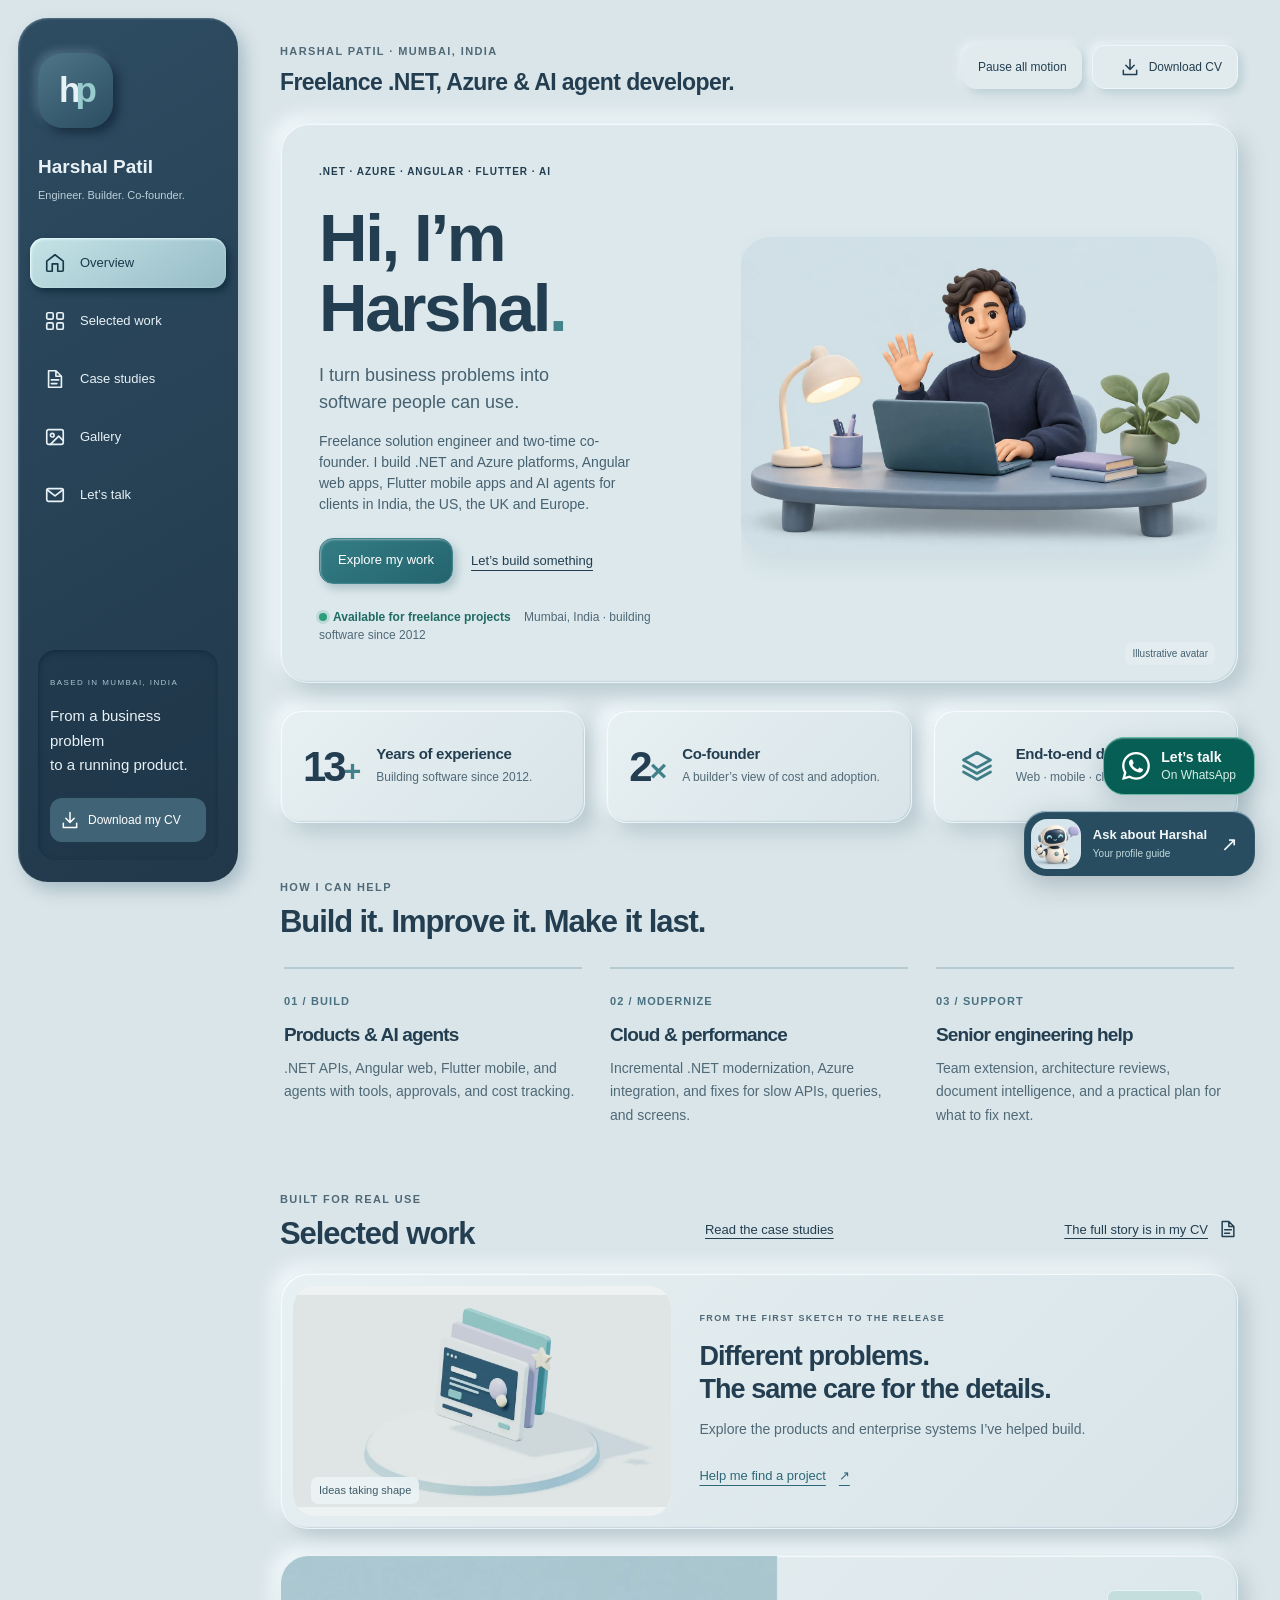
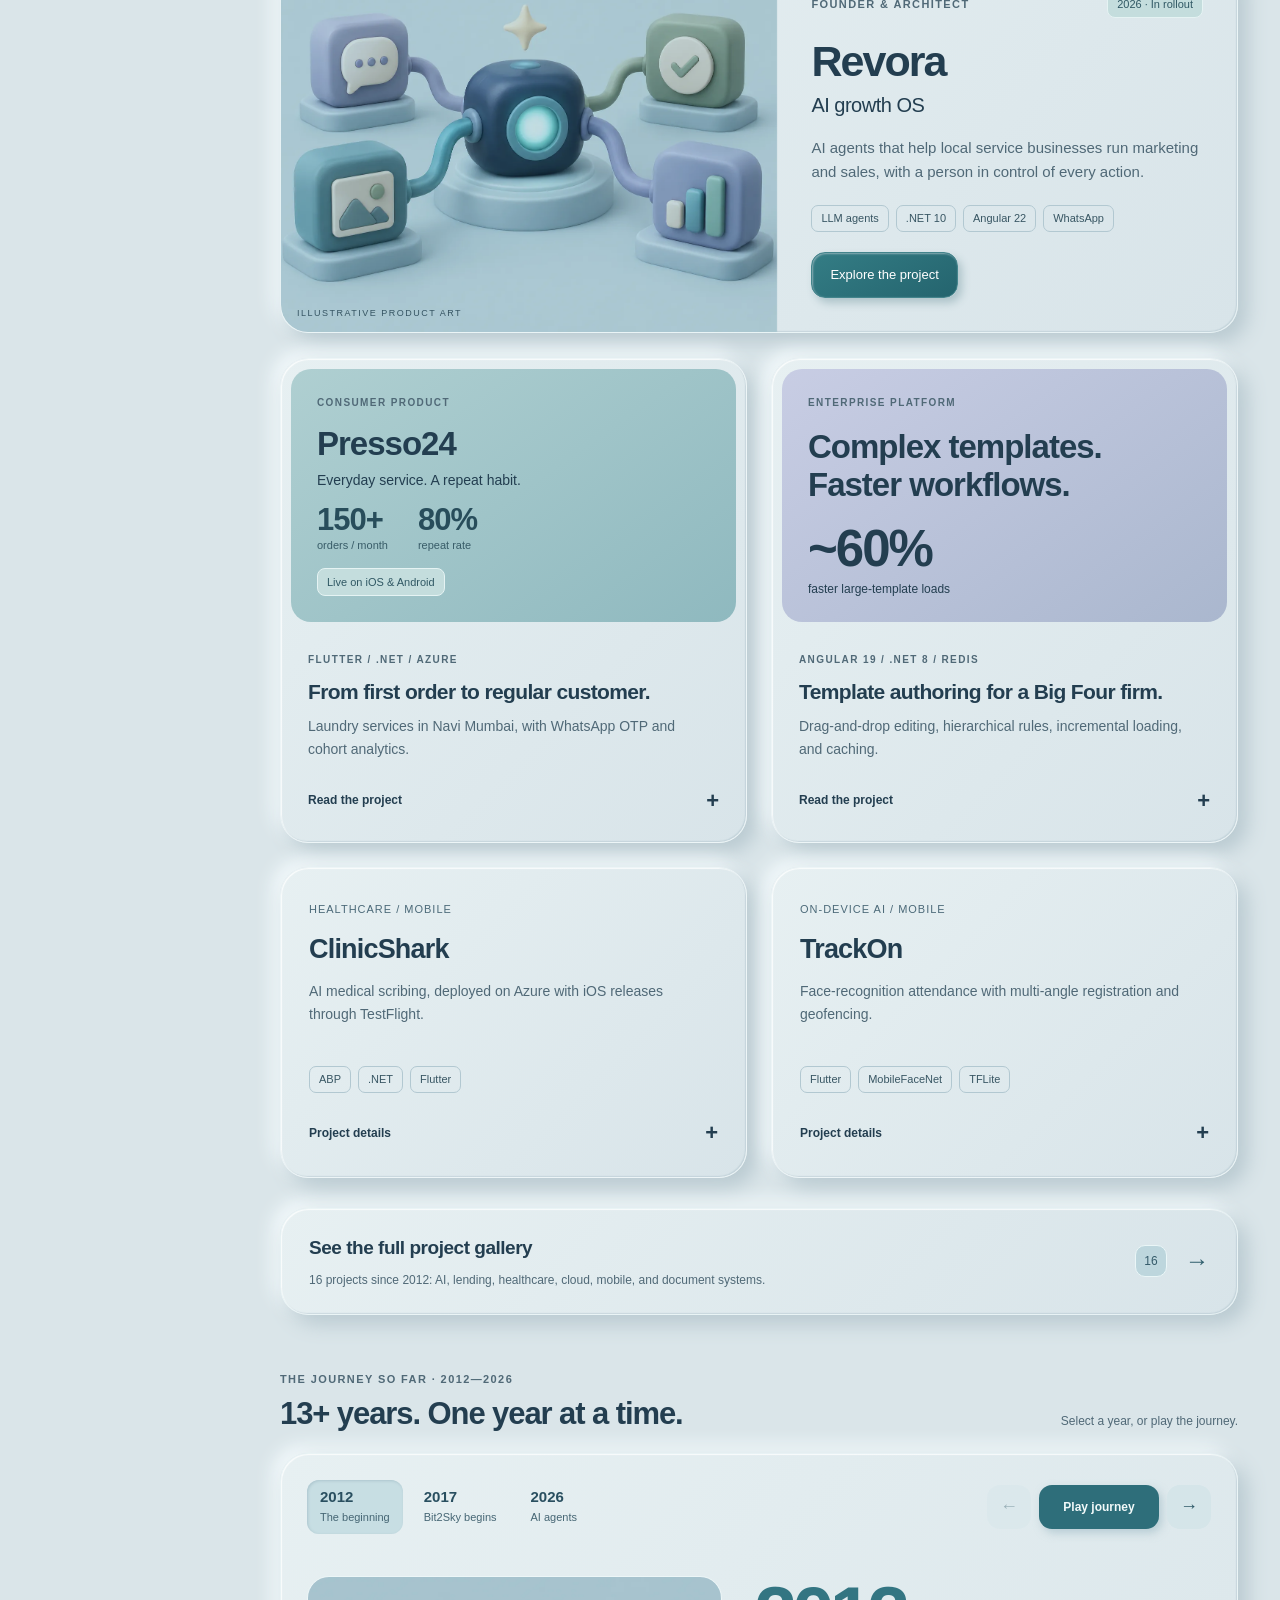
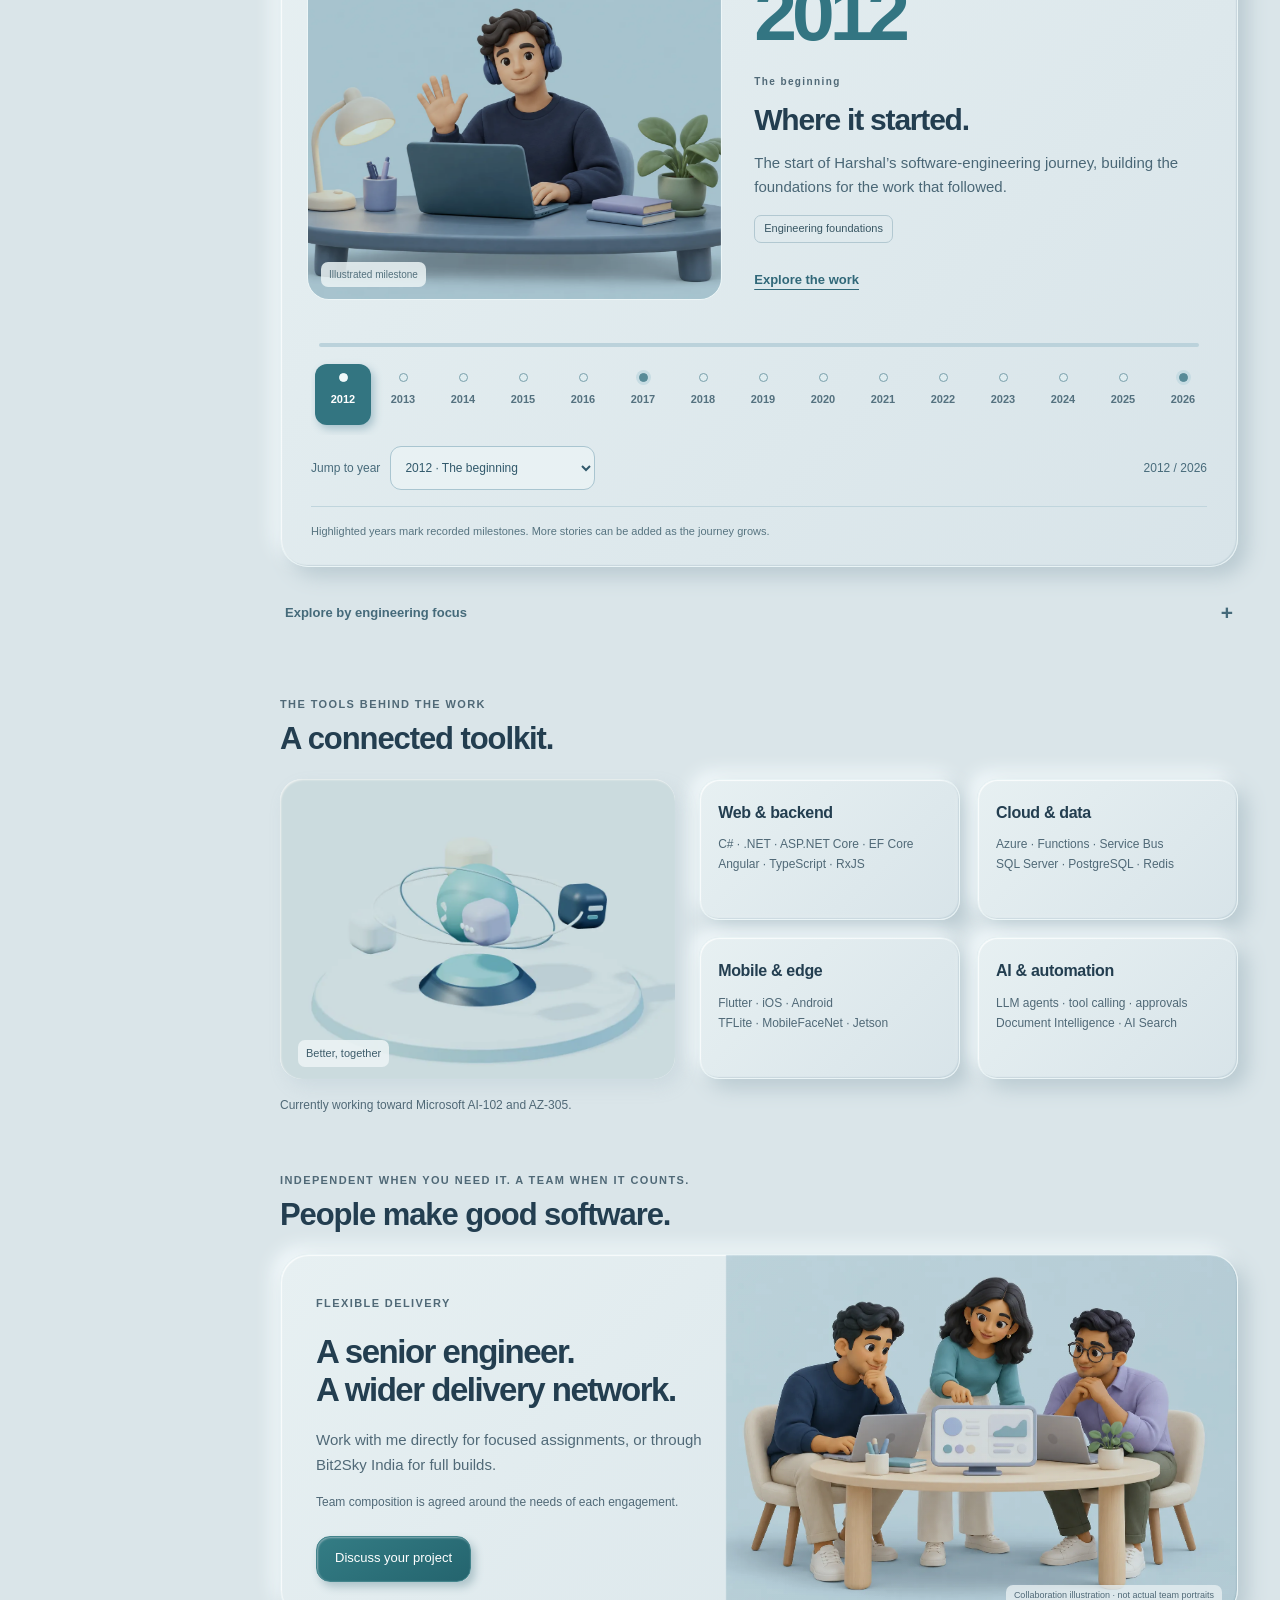
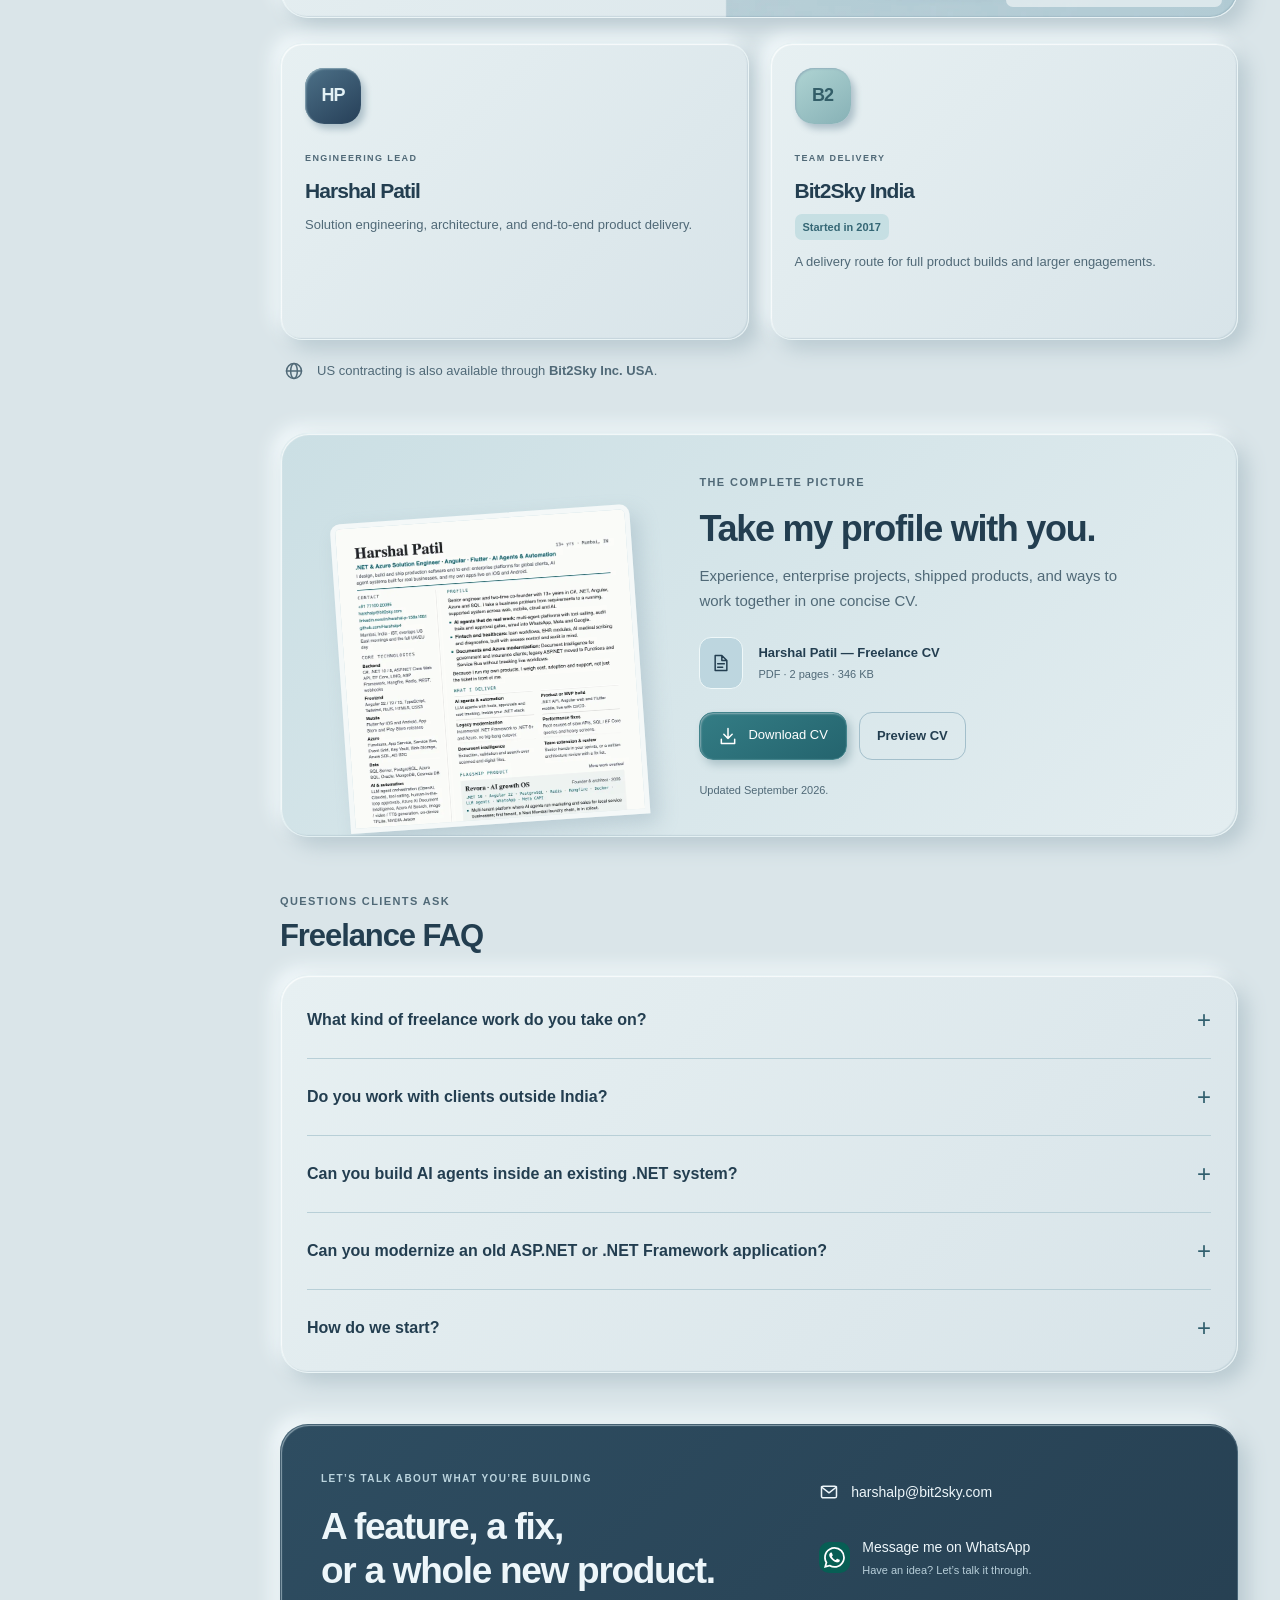
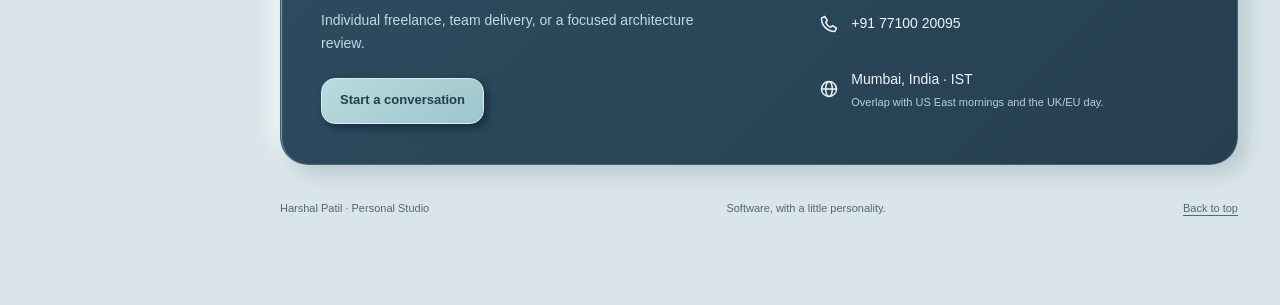
<file: index.html>
<!doctype html>
<html lang="en">
<head>
<meta charset="utf-8"><meta name="viewport" content="width=device-width,initial-scale=1">
<title>Harshal Patil | Freelance .NET, Azure &amp; AI Agent Developer</title>
<meta name="description" content="Freelance .NET, Azure, Angular and AI agent developer in Mumbai. Building enterprise platforms, mobile apps and AI automation since 2012. See projects and get in touch.">
<link rel="icon" href="data:image/svg+xml,%3Csvg xmlns='http://www.w3.org/2000/svg' viewBox='0 0 64 64'%3E%3Crect width='64' height='64' rx='18' fill='%23243e53'/%3E%3Ctext x='12' y='44' font-family='Arial' font-size='34' font-weight='bold' fill='%23b5dddd'%3Ehp%3C/text%3E%3C/svg%3E">
<meta name="theme-color" content="#243e53">
<link rel="canonical" href="https://harshal-r-patil.vercel.app/">
<meta name="robots" content="index,follow,max-image-preview:large">
<meta name="author" content="Harshal Patil">
<meta property="og:type" content="profile">
<meta property="og:url" content="https://harshal-r-patil.vercel.app/">
<meta property="og:site_name" content="Harshal Patil">
<meta property="og:locale" content="en_IN">
<meta property="og:title" content="Harshal Patil | Freelance .NET, Azure &amp; AI Agent Developer">
<meta property="og:description" content="13+ years building enterprise platforms, mobile apps and AI agent systems. Available for freelance builds, modernization and AI automation.">
<meta property="og:image" content="https://harshal-r-patil.vercel.app/assets/og-image.jpg">
<meta property="og:image:width" content="1200">
<meta property="og:image:height" content="630">
<meta property="og:image:alt" content="Harshal Patil, freelance .NET, Azure and AI developer">
<meta name="twitter:title" content="Harshal Patil | Freelance .NET, Azure &amp; AI Agent Developer">
<meta name="twitter:description" content="Enterprise platforms, mobile apps and AI agent systems since 2012.">
<meta name="twitter:image" content="https://harshal-r-patil.vercel.app/assets/og-image.jpg">
<meta name="twitter:card" content="summary_large_image">
<script type="application/ld+json">{"@context": "https://schema.org", "@graph": [{"@type": "Person", "@id": "https://harshal-r-patil.vercel.app/#person", "name": "Harshal Patil", "url": "https://harshal-r-patil.vercel.app/", "image": "https://harshal-r-patil.vercel.app/assets/og-image.jpg", "jobTitle": "Freelance .NET, Azure & AI Agent Developer", "description": "Solution engineer and two-time co-founder building .NET, Azure, Angular, Flutter and AI agent systems since 2012.", "email": "mailto:harshalp@bit2sky.com", "telephone": "+91 77100 20095", "address": {"@type": "PostalAddress", "addressLocality": "Mumbai", "addressRegion": "Maharashtra", "addressCountry": "IN"}, "knowsAbout": [".NET", "C#", "ASP.NET Core", "Angular", "Microsoft Azure", "Azure Functions", "Azure Service Bus", "SQL Server", "PostgreSQL", "Flutter", "AI agents", "LLM orchestration", "Azure AI Document Intelligence", "Legacy .NET modernization"], "worksFor": {"@type": "Organization", "name": "Bit2Sky India"}}, {"@type": "ProfessionalService", "@id": "https://harshal-r-patil.vercel.app/#service", "name": "Harshal Patil — Freelance Software Engineering", "url": "https://harshal-r-patil.vercel.app/", "founder": {"@id": "https://harshal-r-patil.vercel.app/#person"}, "areaServed": ["IN", "US", "GB", "EU"], "address": {"@type": "PostalAddress", "addressLocality": "Mumbai", "addressCountry": "IN"}, "telephone": "+91 77100 20095", "email": "harshalp@bit2sky.com", "hasOfferCatalog": {"@type": "OfferCatalog", "name": "Services", "itemListElement": [{"@type": "Offer", "itemOffered": {"@type": "Service", "name": "AI agent and automation development"}}, {"@type": "Offer", "itemOffered": {"@type": "Service", "name": "Product and MVP builds (.NET, Angular, Flutter)"}}, {"@type": "Offer", "itemOffered": {"@type": "Service", "name": "Legacy .NET to .NET 8+ and Azure modernization"}}, {"@type": "Offer", "itemOffered": {"@type": "Service", "name": "API, SQL and EF Core performance fixes"}}, {"@type": "Offer", "itemOffered": {"@type": "Service", "name": "Document intelligence on Azure"}}, {"@type": "Offer", "itemOffered": {"@type": "Service", "name": "Architecture review and team extension"}}]}}, {"@type": "WebSite", "@id": "https://harshal-r-patil.vercel.app/#website", "url": "https://harshal-r-patil.vercel.app/", "name": "Harshal Patil", "publisher": {"@id": "https://harshal-r-patil.vercel.app/#person"}, "inLanguage": "en"}]}</script>
<link rel="stylesheet" href="studio.css"><link rel="stylesheet" href="profile.css"><link rel="stylesheet" href="gallery.css"><link rel="stylesheet" href="personality.css"><link rel="stylesheet" href="journey.css">
<script type="importmap">{"imports":{"three":"./vendor/three.module.js"}}</script>
<link rel="stylesheet" href="contact.css">
</head>
<body class="profile-v2">
<a class="skip" href="#main">Skip to content</a>
<aside class="sidebar">
<a class="brand" href="#overview" aria-label="Harshal Patil home">h<span>p</span></a>
<div class="identity"><strong>Harshal Patil</strong><span>Engineer. Builder. Co-founder.</span></div>
<nav aria-label="Profile">
<a class="active" href="#overview"><span data-icon="home" aria-hidden="true"></span>Overview</a>
<a href="#work"><span data-icon="grid" aria-hidden="true"></span>Selected work</a>
<a href="work/"><span data-icon="file" aria-hidden="true"></span>Case studies</a>
<a href="gallery.html"><span data-icon="gallery" aria-hidden="true"></span>Gallery</a>
<a href="#contact"><span data-icon="mail" aria-hidden="true"></span>Let’s talk</a>
</nav>
<div class="sidebar-note"><span class="tiny-label">BASED IN MUMBAI, INDIA</span><p>From a business problem<br>to a running product.</p><a href="assets/harshal-patil-cv.pdf" download="Harshal-Patil-CV.pdf" class="sidebar-cv"><span data-icon="download" aria-hidden="true"></span>Download my CV</a></div>

</aside>
<main id="main">
<header id="overview"><div><span class="eyebrow">HARSHAL PATIL · MUMBAI, INDIA</span><h1>Freelance .NET, Azure &amp; AI agent developer.</h1></div><div class="header-actions"><button class="subtle" id="motion-toggle" aria-pressed="false" hidden>Pause motion</button><a class="subtle cv-top" href="assets/harshal-patil-cv.pdf" download="Harshal-Patil-CV.pdf"><span data-icon="download" aria-hidden="true"></span>Download CV</a></div></header>
<section class="hero clay" aria-labelledby="hero-title">
<div class="hero-copy"><div class="badge">.NET · AZURE · ANGULAR · FLUTTER · AI</div><h2 id="hero-title">Hi, I’m<br> Harshal<span>.</span></h2><p>I turn business problems into<br> software people can use.</p><p class="hero-description">Freelance solution engineer and two-time co-founder. I build .NET and Azure platforms, Angular web apps, Flutter mobile apps and AI agents for clients in India, the US, the UK and Europe.</p><div class="hero-actions"><a class="primary" href="#work">Explore my work</a><a class="text-action" href="#contact">Let’s build something</a></div><div class="hero-foot"><span class="availability"><i aria-hidden="true"></i>Available for freelance projects</span> Mumbai, India · building software since 2012</div></div>
<div class="hero-art avatar-art" data-moving="false"><div class="avatar-float"><div class="avatar-parallax"><img src="assets/studio-hero.webp" alt="Illustrated engineer working at a laptop in a small creative studio" width="1536" height="1024" fetchpriority="high"></div></div><span class="image-caption">Illustrative avatar</span></div>
</section>
<div class="proof-grid">
<article class="clay proof"><strong>13<span>+</span></strong><div><h3>Years of experience</h3><p>Building software since 2012.</p></div></article>
<article class="clay proof"><strong>2<span>×</span></strong><div><h3>Co-founder</h3><p>A builder’s view of cost and adoption.</p></div></article>
<article class="clay proof"><span class="proof-symbol" data-icon="layers" aria-hidden="true"></span><div><h3>End-to-end delivery</h3><p>Web · mobile · cloud · AI</p></div></article>
</div>
<section id="services" class="section"><div class="section-heading"><div><span class="eyebrow">HOW I CAN HELP</span><h2>Build it. Improve it. Make it last.</h2></div></div>
<div class="services-grid">
<article><span class="service-number">01 / BUILD</span><h3>Products & AI agents</h3><p>.NET APIs, Angular web, Flutter mobile, and agents with tools, approvals, and cost tracking.</p></article>
<article><span class="service-number">02 / MODERNIZE</span><h3>Cloud & performance</h3><p>Incremental .NET modernization, Azure integration, and fixes for slow APIs, queries, and screens.</p></article>
<article><span class="service-number">03 / SUPPORT</span><h3>Senior engineering help</h3><p>Team extension, architecture reviews, document intelligence, and a practical plan for what to fix next.</p></article>
</div></section>
<section id="work" class="section"><div class="section-heading"><div><span class="eyebrow">BUILT FOR REAL USE</span><h2>Selected work</h2></div><a class="inline-link" href="work/">Read the case studies</a><a class="inline-link" href="#cv">The full story is in my CV <span data-icon="file" aria-hidden="true"></span></a></div>
<div class="work-intro clay"><figure class="profile-moment "><video data-motion-video data-src="assets/project-reveal.mp4" data-label="Ideas taking shape" poster="assets/project-reveal-poster.webp" muted loop playsinline preload="none" aria-label="Ideas taking shape — decorative 3D animation" width="1280" height="720"></video><figcaption><span>Ideas taking shape</span><button type="button" class="moment-toggle" hidden aria-label="Pause Ideas taking shape animation">Pause</button></figcaption></figure><div><span class="eyebrow">FROM THE FIRST SKETCH TO THE RELEASE</span><h3>Different problems.<br>The same care for the details.</h3><p>Explore the products and enterprise systems I’ve helped build.</p><button class="text-action" type="button" data-open-chat data-chat-question="Which projects should I explore?">Help me find a project <span aria-hidden="true">↗</span></button></div></div>
<div class="flagship clay"><div class="flagship-art"><img src="assets/revora-agents.webp" alt="Illustration of connected AI tools for messages, approvals, creative work, and analytics" width="1536" height="1024" loading="lazy"><span class="art-label">ILLUSTRATIVE PRODUCT ART</span></div><div class="flagship-copy"><div class="label-row"><span class="eyebrow">FOUNDER & ARCHITECT</span><span class="pill">2026 · In rollout</span></div><h3>Revora<span>AI growth OS</span></h3><p>AI agents that help local service businesses run marketing and sales, with a person in control of every action.</p><div class="tag-list"><span>LLM agents</span><span>.NET 10</span><span>Angular 22</span><span>WhatsApp</span></div><button class="primary" data-project="revora">Explore the project</button></div></div>
<div class="project-grid-v2">
<button class="project clay" data-project="presso"><div class="project-banner presso-banner"><span class="eyebrow">CONSUMER PRODUCT</span><strong>Presso24<span>Everyday service. A repeat habit.</span></strong><div class="banner-metrics"><span><b>150+</b>orders / month</span><span><b>80%</b>repeat rate</span></div><span class="pill">Live on iOS & Android</span></div><div class="project-info"><span class="eyebrow">FLUTTER / .NET / AZURE</span><h3>From first order to regular customer.</h3><p>Laundry services in Navi Mumbai, with WhatsApp OTP and cohort analytics.</p><span class="project-action">Read the project <span aria-hidden="true">+</span></span></div></button>
<button class="project clay" data-project="authoring"><div class="project-banner authoring-banner"><span class="eyebrow">ENTERPRISE PLATFORM</span><strong>Complex templates.<br>Faster workflows.</strong><span class="metric-large">~60%<small>faster large-template loads</small></span></div><div class="project-info"><span class="eyebrow">ANGULAR 19 / .NET 8 / REDIS</span><h3>Template authoring for a Big Four firm.</h3><p>Drag-and-drop editing, hierarchical rules, incremental loading, and caching.</p><span class="project-action">Read the project <span aria-hidden="true">+</span></span></div></button>
<button class="project clay compact-project" data-project="clinic"><span class="project-category">HEALTHCARE / MOBILE</span><h3>ClinicShark</h3><p>AI medical scribing, deployed on Azure with iOS releases through TestFlight.</p><div class="tag-list"><span>ABP</span><span>.NET</span><span>Flutter</span></div><span class="project-action">Project details <span aria-hidden="true">+</span></span></button>
<button class="project clay compact-project" data-project="trackon"><span class="project-category">ON-DEVICE AI / MOBILE</span><h3>TrackOn</h3><p>Face-recognition attendance with multi-angle registration and geofencing.</p><div class="tag-list"><span>Flutter</span><span>MobileFaceNet</span><span>TFLite</span></div><span class="project-action">Project details <span aria-hidden="true">+</span></span></button>
</div>
<a class="gallery-link clay" href="gallery.html"><span class="gallery-summary-copy"><strong>See the full project gallery</strong><small>16 projects since 2012: AI, lending, healthcare, cloud, mobile, and document systems.</small></span><span class="gallery-count" aria-hidden="true">16</span><span class="gallery-arrow" aria-hidden="true">→</span></a>
</section>

<section id="journey" class="section"><div class="section-heading"><div><span class="eyebrow">THE JOURNEY SO FAR · 2012—2026</span><h2>13+ years. One year at a time.</h2></div><span class="quiet">Select a year, or play the journey.</span></div>
<div id="year-journey" class="year-journey clay" data-playing="false">
<div class="year-toolbar"><div class="year-landmarks" aria-label="Career milestones"><button type="button" data-jump-year="2012"><span>2012</span>The beginning</button><button type="button" data-jump-year="2017"><span>2017</span>Bit2Sky begins</button><button type="button" data-jump-year="2026"><span>2026</span>AI agents</button></div><div class="year-controls" hidden><button type="button" id="journey-prev" aria-label="Previous year" disabled>←</button><button type="button" id="journey-play" aria-pressed="false">Play journey</button><button type="button" id="journey-next" aria-label="Next year">→</button></div></div>
<div class="year-stage" id="year-story" role="tabpanel" aria-labelledby="year-tab-2012" tabindex="0"><figure class="year-visual"><img id="year-image" src="assets/studio-hero.webp" alt="Illustrated engineer at a desk with a laptop" width="1536" height="1024" loading="lazy"><figcaption>Illustrated milestone</figcaption></figure><div class="year-copy"><div id="year-number" class="year-number" aria-hidden="true">2012</div><span class="eyebrow" id="year-label">The beginning</span><h3 id="year-title">Where it started.</h3><p id="year-description">The start of Harshal’s software-engineering journey, building the foundations for the work that followed.</p><div class="tag-list" id="year-tags"><span>Engineering foundations</span></div><div id="year-context" class="year-context" hidden></div><a id="year-action" class="year-action" href="#work">Explore the work</a></div></div>
<div class="year-scrubber"><div class="year-progress" aria-hidden="true"><span class="year-progress-fill"></span></div><div class="year-rail" role="tablist" aria-label="Journey by year" hidden></div><div class="year-bottom"><label for="journey-year">Jump to year <select id="journey-year" aria-label="Jump to year"></select></label><span id="journey-status" role="status" aria-live="polite">2012 / 2026</span></div></div>
<p class="year-note">Highlighted years mark recorded milestones. More stories can be added as the journey grows.</p>
</div>
<details class="career-focus"><summary>Explore by engineering focus <span aria-hidden="true">+</span></summary><div class="journey-shell clay"><div class="timeline" role="tablist" aria-label="Career chapters">
<button role="tab" id="tab-foundations" aria-controls="career-panel" aria-selected="true" tabindex="0" data-chapter="0"><span class="timeline-dot year-dot">2012</span><strong>Core engineering</strong><small>.NET & data</small></button>
<button role="tab" id="tab-enterprise" aria-controls="career-panel" aria-selected="false" tabindex="-1" data-chapter="1"><span class="timeline-dot">02</span><strong>Enterprise systems</strong><small>Platforms & performance</small></button>
<button role="tab" id="tab-cloud" aria-controls="career-panel" aria-selected="false" tabindex="-1" data-chapter="2"><span class="timeline-dot">03</span><strong>Cloud & integration</strong><small>Azure & workflows</small></button>
<button role="tab" id="tab-products" aria-controls="career-panel" aria-selected="false" tabindex="-1" data-chapter="3"><span class="timeline-dot">04</span><strong>Products & mobile</strong><small>Build, ship, operate</small></button>
<button role="tab" id="tab-ai" aria-controls="career-panel" aria-selected="false" tabindex="-1" data-chapter="4"><span class="timeline-dot year-dot">2026</span><strong>AI agents</strong><small>Revora</small></button>
</div>
<div id="career-panel" role="tabpanel" tabindex="0" aria-labelledby="tab-foundations"><div><span class="eyebrow" id="chapter-subtitle">C# · ASP.NET · SQL</span><h3 id="chapter-title">Building the foundations.</h3><p id="chapter-text">Document management and regulated scanning systems for organizations including HAL, Pune Municipal Corporation, MDIndia, and EMH Cranes.</p><div class="tag-list" id="chapter-tags"><span>C#</span><span>ASP.NET</span><span>SQL Server</span><span>Oracle</span></div></div><div class="chapter-evidence"><span class="eyebrow">WORK THAT DEFINES THIS CHAPTER</span><ul id="chapter-details"><li>C# and ASP.NET applications</li><li>SQL Server and Oracle data systems</li><li>Document management and scanning workflows</li></ul><span id="chapter-date" class="quiet">2012 · where it started</span></div></div>
<p class="timeline-note">Projects grouped by focus; individual project dates are not implied.</p></div></details>
</section>
<section class="section toolkit" id="toolkit"><div class="section-heading"><div><span class="eyebrow">THE TOOLS BEHIND THE WORK</span><h2>A connected toolkit.</h2></div></div><div class="toolkit-layout"><figure class="profile-moment toolkit-moment"><video data-motion-video data-src="assets/skill-orbit.mp4" data-label="Better, together" poster="assets/skill-orbit-poster.webp" muted loop playsinline preload="none" aria-label="Better, together — decorative 3D animation" width="1280" height="720"></video><figcaption><span>Better, together</span><button type="button" class="moment-toggle" hidden aria-label="Pause Better, together animation">Pause</button></figcaption></figure><div class="toolkit-grid">
<article class="clay"><h3>Web & backend</h3><p>C# · .NET · ASP.NET Core · EF Core<br>Angular · TypeScript · RxJS</p></article>
<article class="clay"><h3>Cloud & data</h3><p>Azure · Functions · Service Bus<br>SQL Server · PostgreSQL · Redis</p></article>
<article class="clay"><h3>Mobile & edge</h3><p>Flutter · iOS · Android<br>TFLite · MobileFaceNet · Jetson</p></article>
<article class="clay"><h3>AI & automation</h3><p>LLM agents · tool calling · approvals<br>Document Intelligence · AI Search</p></article>
</div></div><p class="learning-note">Currently working toward Microsoft AI-102 and AZ-305.</p></section>
<section id="team" class="section"><div class="section-heading"><div><span class="eyebrow">INDEPENDENT WHEN YOU NEED IT. A TEAM WHEN IT COUNTS.</span><h2>People make good software.</h2></div></div>
<div class="team-hero clay"><div class="team-copy"><span class="eyebrow">FLEXIBLE DELIVERY</span><h3>A senior engineer.<br>A wider delivery network.</h3><p>Work with me directly for focused assignments, or through Bit2Sky India for full builds.</p><p class="quiet">Team composition is agreed around the needs of each engagement.</p><a class="primary" href="#contact">Discuss your project</a></div><figure><img src="assets/team-collaboration.webp" alt="Fictional clay characters collaborating on a software project" width="1536" height="1024" loading="lazy"><figcaption>Collaboration illustration · not actual team portraits</figcaption></figure></div>
<div class="team-cards"><article class="clay member"><div class="member-avatar">HP</div><div><span class="eyebrow">ENGINEERING LEAD</span><h3>Harshal Patil</h3><p>Solution engineering, architecture, and end-to-end product delivery.</p></div></article><article class="clay member"><div class="member-avatar teal-avatar">B2</div><div><span class="eyebrow">TEAM DELIVERY</span><h3>Bit2Sky India</h3><span class="company-since">Started in 2017</span><p>A delivery route for full product builds and larger engagements.</p></div></article></div>
<div class="contracting-note"><span data-icon="globe" aria-hidden="true"></span><p>US contracting is also available through <strong>Bit2Sky Inc. USA</strong>.</p></div>
</section>
<!-- Temporarily hidden; remove hidden to restore testimonials. -->
<section id="testimonials" class="section testimonials" hidden><div class="section-heading"><div><span class="eyebrow">WHAT CLIENTS SAY</span><h2>Trusted to ship.</h2></div><span class="sample-note">Sample testimonials · to be replaced with real client feedback</span></div><div class="testimonial-grid"><figure class="clay testimonial"><span class="sample-badge">Sample</span><blockquote>“Harshal took our slow, fragile platform and made it fast and predictable without a risky rewrite. Clear communication and no surprises.”</blockquote><figcaption><strong>Engineering manager</strong><span>Enterprise advisory platform</span></figcaption></figure><figure class="clay testimonial"><span class="sample-badge">Sample</span><blockquote>“He understood the business problem before writing any code. Our app went from idea to both app stores, and he still supports it.”</blockquote><figcaption><strong>Founder</strong><span>Consumer services startup</span></figcaption></figure><figure class="clay testimonial"><span class="sample-badge">Sample</span><blockquote>“Solid .NET and Azure depth, plus practical AI. The document-processing workflow he built cut hours of manual checking every week.”</blockquote><figcaption><strong>Product owner</strong><span>Healthcare software company</span></figcaption></figure></div></section><section id="cv" class="section cv-section clay"><div class="cv-preview"><img src="assets/cv-preview.webp" alt="First page of Harshal Patil’s attached freelance CV" width="786" height="1111" loading="lazy"></div><div class="cv-copy"><span class="eyebrow">THE COMPLETE PICTURE</span><h2>Take my profile with you.</h2><p>Experience, enterprise projects, shipped products, and ways to work together in one concise CV.</p><div class="cv-file"><span data-icon="file" aria-hidden="true"></span><span><strong>Harshal Patil — Freelance CV</strong><small>PDF · 2 pages · 346 KB</small></span></div><div class="cv-actions"><a class="primary" href="assets/harshal-patil-cv.pdf" download="Harshal-Patil-CV.pdf"><span data-icon="download" aria-hidden="true"></span>Download CV</a><button class="secondary" id="preview-cv">Preview CV</button></div><span class="quiet">Updated September 2026.</span></div></section>
<section id="faq" class="section faq"><div class="section-heading"><div><span class="eyebrow">QUESTIONS CLIENTS ASK</span><h2>Freelance FAQ</h2></div></div><div class="faq-list clay"><details class="faq-item"><summary>What kind of freelance work do you take on?<span aria-hidden="true">+</span></summary><p>Product and MVP builds on .NET, Angular and Flutter; AI agents and automation; legacy .NET modernization to .NET 8+ and Azure; performance fixes for slow APIs and SQL; document intelligence; and architecture reviews. I take hourly work or fixed milestones.</p></details><details class="faq-item"><summary>Do you work with clients outside India?<span aria-hidden="true">+</span></summary><p>Yes. I work from Mumbai on IST, which overlaps US East Coast mornings and the full UK and European working day. US contracts can also run through Bit2Sky Inc. USA.</p></details><details class="faq-item"><summary>Can you build AI agents inside an existing .NET system?<span aria-hidden="true">+</span></summary><p>Yes. I build LLM agents with tool calling, human approval steps, audit logs and cost tracking, connected to channels such as WhatsApp, Meta and Google. Revora, my own AI growth platform, is built this way on .NET 10 and Angular.</p></details><details class="faq-item"><summary>Can you modernize an old ASP.NET or .NET Framework application?<span aria-hidden="true">+</span></summary><p>Yes. I move legacy ASP.NET and SQL workloads to .NET 8+ and Azure step by step, using Azure Functions, Service Bus and event-driven designs, without a risky big-bang cutover.</p></details><details class="faq-item"><summary>How do we start?<span aria-hidden="true">+</span></summary><p>Send a short note about what you are building by email or WhatsApp. I reply with questions, a suggested approach and an estimate with milestones.</p></details></div></section><script type="application/ld+json">{"@context": "https://schema.org", "@type": "FAQPage", "mainEntity": [{"@type": "Question", "name": "What kind of freelance work do you take on?", "acceptedAnswer": {"@type": "Answer", "text": "Product and MVP builds on .NET, Angular and Flutter; AI agents and automation; legacy .NET modernization to .NET 8+ and Azure; performance fixes for slow APIs and SQL; document intelligence; and architecture reviews. I take hourly work or fixed milestones."}}, {"@type": "Question", "name": "Do you work with clients outside India?", "acceptedAnswer": {"@type": "Answer", "text": "Yes. I work from Mumbai on IST, which overlaps US East Coast mornings and the full UK and European working day. US contracts can also run through Bit2Sky Inc. USA."}}, {"@type": "Question", "name": "Can you build AI agents inside an existing .NET system?", "acceptedAnswer": {"@type": "Answer", "text": "Yes. I build LLM agents with tool calling, human approval steps, audit logs and cost tracking, connected to channels such as WhatsApp, Meta and Google. Revora, my own AI growth platform, is built this way on .NET 10 and Angular."}}, {"@type": "Question", "name": "Can you modernize an old ASP.NET or .NET Framework application?", "acceptedAnswer": {"@type": "Answer", "text": "Yes. I move legacy ASP.NET and SQL workloads to .NET 8+ and Azure step by step, using Azure Functions, Service Bus and event-driven designs, without a risky big-bang cutover."}}, {"@type": "Question", "name": "How do we start?", "acceptedAnswer": {"@type": "Answer", "text": "Send a short note about what you are building by email or WhatsApp. I reply with questions, a suggested approach and an estimate with milestones."}}]}</script><section id="contact" class="section contact clay"><div><span class="eyebrow">LET’S TALK ABOUT WHAT YOU’RE BUILDING</span><h2>A feature, a fix,<br>or a whole new product.</h2><p>Individual freelance, team delivery, or a focused architecture review.</p><a class="primary" href="mailto:harshalp@bit2sky.com?subject=Let%E2%80%99s%20discuss%20a%20project">Start a conversation</a></div><div class="contact-details"><a href="mailto:harshalp@bit2sky.com"><span data-icon="mail" aria-hidden="true"></span><span>harshalp@bit2sky.com</span></a><a class="whatsapp-contact" href="https://wa.me/917710020095?text=Hi%20Harshal%21%20I%20came%20across%20your%20portfolio%20and%20would%20love%20to%20discuss%20a%20project.%20Could%20we%20connect%20to%20talk%20about%20the%20scope%2C%20timeline%2C%20and%20how%20we%20can%20work%20together%3F" target="_blank" rel="noopener noreferrer" aria-label="Message Harshal on WhatsApp (opens in a new tab)">
<span class="whatsapp-icon" aria-hidden="true"><img src="assets/whatsapp.svg" alt="" width="21" height="21"></span>
<span>Message me on WhatsApp<small>Have an idea? Let’s talk it through.</small></span>
</a>
<a href="tel:+917710020095"><span data-icon="phone" aria-hidden="true"></span><span>+91 77100 20095</span></a><div><span data-icon="globe" aria-hidden="true"></span><span>Mumbai, India · IST<small>Overlap with US East mornings and the UK/EU day.</small></span></div></div></section>
<details id="assets" class="studio-extras" hidden><summary>Explore the 3D studio & design assets <span aria-hidden="true">+</span></summary>
    <section id="motion" class="section motion-section"><div class="section-heading"><div><span class="eyebrow">SMALL DETAILS, MORE PERSONALITY</span><h2>The motion studio</h2></div><span class="quiet">Live 3D · seamless 8-second loops</span></div>
      <div class="motion-layout clay"><div class="scene-wrap"><canvas id="scene" aria-label="Animated 3D desk with a laptop, lamp, plant, and floating star" role="img"></canvas><div id="scene-fallback" hidden>Live 3D is unavailable in this browser. <a href="assets/welcome-desk.mp4">Watch the rendered animation</a>.</div><span class="scene-label"><i></i><span id="scene-name">WELCOME DESK</span></span><span class="scene-tip">Move your pointer to look around</span></div><div class="motion-panel"><span class="eyebrow">CHOOSE A MOMENT</span><div class="scene-options" aria-label="3D animation selection"><button class="selected" data-scene="desk" aria-pressed="true"><span class="number">01</span><span><strong>Welcome desk</strong><small>A quiet hello for your hero.</small></span><span aria-hidden="true">↗</span></button><button data-scene="orbit" aria-pressed="false"><span class="number">02</span><span><strong>Skill orbit</strong><small>A connected, playful toolkit.</small></span><span aria-hidden="true">↗</span></button><button data-scene="cards" aria-pressed="false"><span class="number">03</span><span><strong>Project reveal</strong><small>Work that opens up on hover.</small></span><span aria-hidden="true">↗</span></button></div><p id="motion-description">A laptop eases open, the plant sways, and a small star floats. Use it beside your introduction.</p><div class="download-row"><a id="video-download" href="assets/welcome-desk.mp4" download>Video <span>↧</span></a><a id="model-download" href="assets/welcome-desk.glb" download>3D model <span>↧</span></a></div><span class="quiet footnote">Editable GLB + MP4. Pause anytime.</span></div></div>
    </section>


</details>
<footer><span>Harshal Patil · Personal Studio</span><span>Software, with a little personality.</span><a href="#overview">Back to top</a></footer>
</main>
<a class="whatsapp-float whatsapp-float--with-guide" href="https://wa.me/917710020095?text=Hi%20Harshal%21%20I%20came%20across%20your%20portfolio%20and%20would%20love%20to%20discuss%20a%20project.%20Could%20we%20connect%20to%20talk%20about%20the%20scope%2C%20timeline%2C%20and%20how%20we%20can%20work%20together%3F" target="_blank" rel="noopener noreferrer" aria-label="Chat with Harshal on WhatsApp (opens in a new tab)" title="Discuss your project on WhatsApp">
<img src="assets/whatsapp.svg" alt="" width="28" height="28">
<span>Let’s talk<small>On WhatsApp</small></span>
</a>
<dialog id="project-dialog" aria-labelledby="project-title"><button class="close" aria-label="Close project details">×</button><figure id="project-visual" hidden><img alt="" width="1536" height="1024"><figcaption>Concept illustration · not a production screenshot</figcaption></figure><span class="eyebrow" id="project-type">PROJECT SNAPSHOT</span><h2 id="project-title"></h2><p id="project-body"></p><ul id="project-points"></ul><div class="project-outcome" id="project-outcome"></div><div id="project-tags"></div><a class="dialog-case primary" id="project-case" href="#" hidden>Read the full case study →</a><a class="dialog-cv" href="assets/harshal-patil-cv.pdf" target="_blank" rel="noopener">Read the complete CV</a></dialog>
<dialog id="cv-dialog" aria-labelledby="cv-dialog-title"><div class="cv-dialog-header"><div><span class="eyebrow">CURRICULUM VITAE</span><h2 id="cv-dialog-title">Harshal Patil</h2></div><button class="close" aria-label="Close CV preview">×</button></div><iframe title="Harshal Patil freelance CV PDF preview" loading="lazy"></iframe><div class="cv-dialog-footer"><a class="primary" href="assets/harshal-patil-cv.pdf" download="Harshal-Patil-CV.pdf">Download CV</a><a href="assets/harshal-patil-cv.pdf" target="_blank" rel="noopener">Open PDF in a new tab</a></div></dialog>

<button type="button" id="chat-launcher" class="chat-launcher" data-open-chat aria-haspopup="dialog" aria-controls="profile-chat" aria-label="Ask about Harshal — open profile guide" hidden><img src="assets/profile-guide.webp" alt="" width="56" height="56"><span>Ask about Harshal<small>Your profile guide</small></span><span class="chat-launcher-arrow" aria-hidden="true">↗</span></button>
<dialog id="profile-chat" class="profile-chat" aria-labelledby="chat-title" aria-describedby="chat-disclaimer">
<div class="chat-header"><img src="assets/profile-guide.webp" alt="" width="48" height="48"><div><h2 id="chat-title">Harshal’s profile guide</h2><p>Find your way around the work.</p></div><button type="button" class="chat-close" aria-label="Close profile guide">×</button></div>
<div id="chat-messages" class="chat-messages" role="log" aria-label="Conversation with the profile guide" aria-live="polite" aria-relevant="additions"></div>
<div class="chat-suggestions" aria-label="Suggested questions"><button type="button" data-question="What can Harshal help with?">How can he help?</button><button type="button" data-question="Tell me about AI projects">AI projects</button><button type="button" data-question="Can I download his CV?">Get the CV</button><button type="button" data-question="How can I contact Harshal?">Get in touch</button></div>
<form id="chat-form"><label for="chat-question">Your question</label><div class="chat-input-row"><input id="chat-question" name="question" type="text" placeholder="Ask about skills, projects, or experience…" maxlength="400" required autocomplete="off" enterkeyhint="send"><button type="submit" aria-label="Send question"><svg viewBox="0 0 24 24" aria-hidden="true"><path d="m5 12 7-7 7 7M12 5v15"/></svg></button></div></form>
<div class="chat-footer"><p id="chat-disclaimer">Answers from this profile. Not a live chat.<br>Messages stay in this tab.</p><button type="button" id="chat-clear">Clear chat</button></div>
</dialog>
<script type="module" src="profile.js"></script><script type="module" src="profile-motion.js"></script><script type="module" src="avatar-motion.js"></script><script type="module" src="journey.js"></script><script type="module" src="profile-chat.js"></script><script type="module">const extras=document.getElementById('assets');const loadStudio=()=>import('./studio.js');if(!extras||extras.open)loadStudio();else extras.addEventListener('toggle',()=>{if(extras.open)loadStudio()},{once:true});</script>
</body></html>
</file>
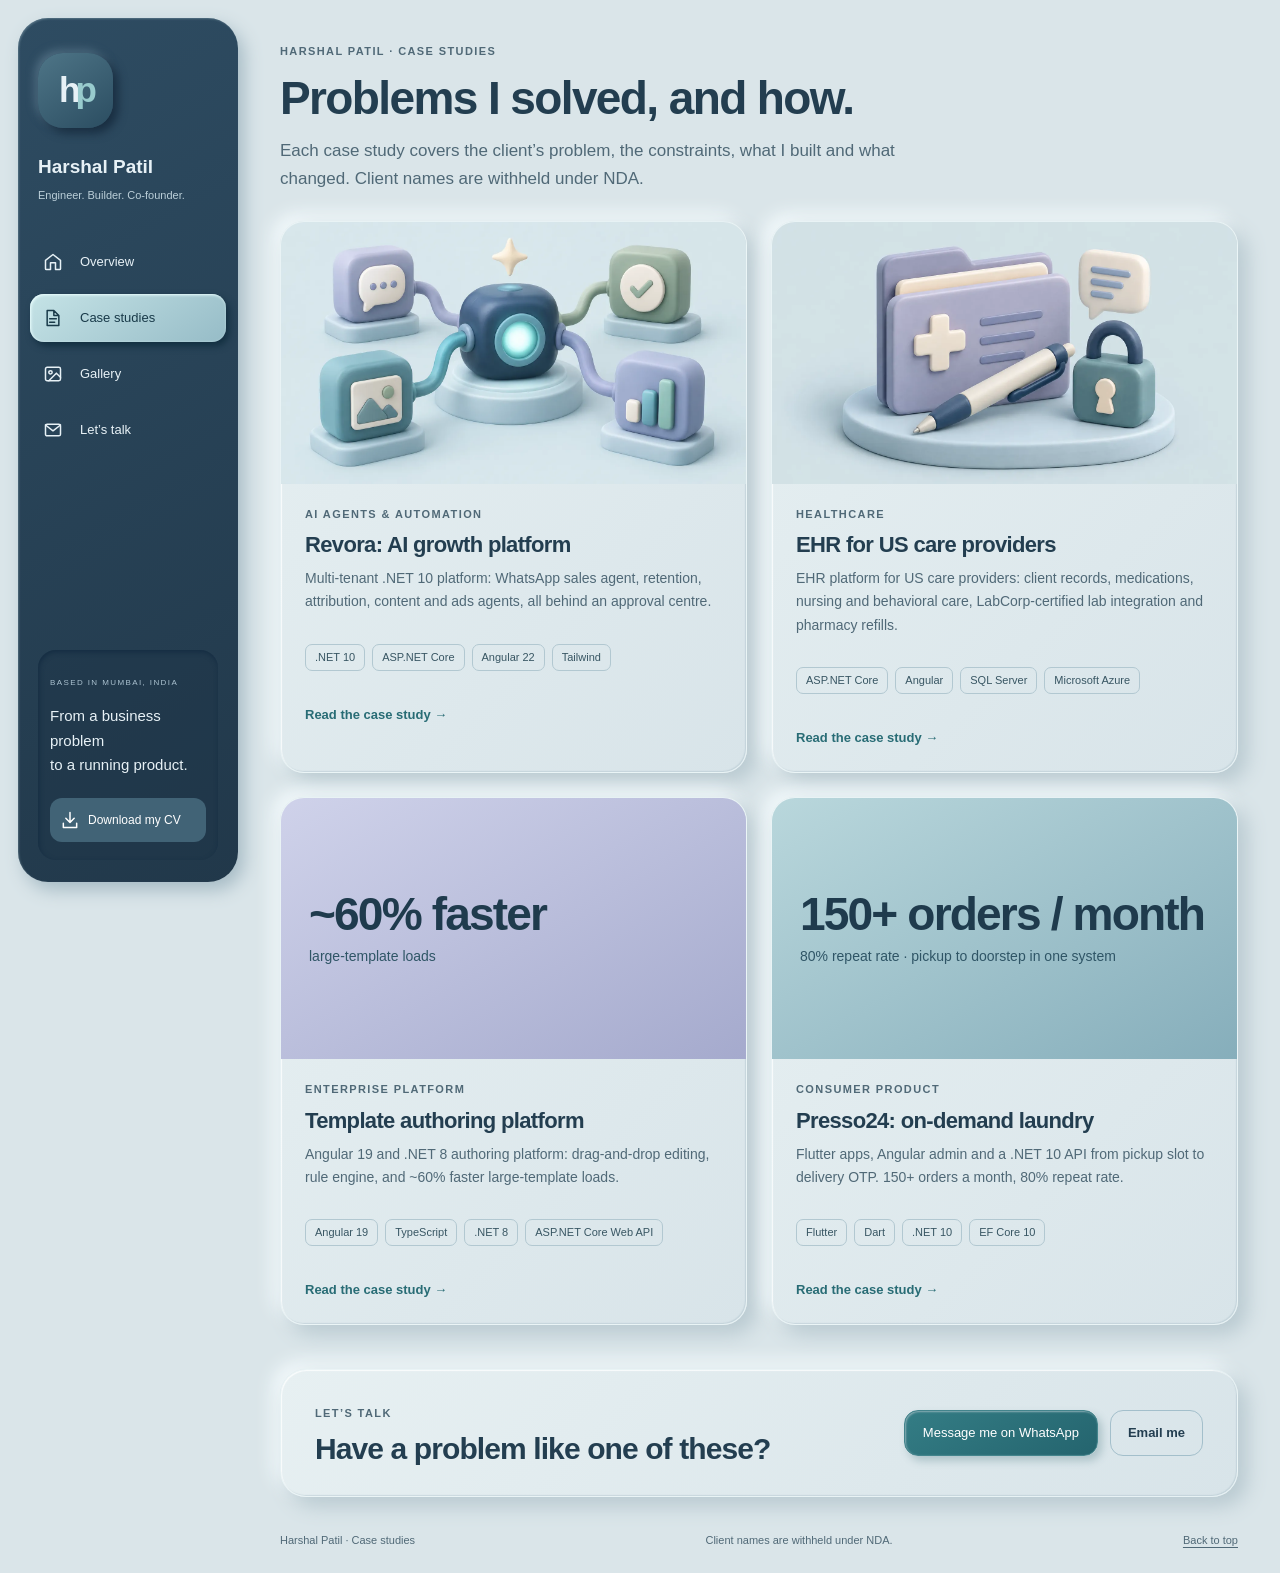
<file: work/index.html>
<!doctype html>
<html lang="en">
<head>
<meta charset="utf-8">
<meta name="viewport" content="width=device-width,initial-scale=1">
<title>Case Studies: .NET, Azure &amp; AI Projects | Harshal Patil</title>
<meta name="description" content="How I solved real client problems with .NET, Azure, Angular, Flutter and AI agents: the challenge, what I built, and the results.">
<link rel="canonical" href="https://harshal-r-patil.vercel.app/work/">
<meta name="robots" content="index,follow,max-image-preview:large">
<meta name="author" content="Harshal Patil">
<meta name="theme-color" content="#243e53">
<meta property="og:type" content="article">
<meta property="og:site_name" content="Harshal Patil">
<meta property="og:url" content="https://harshal-r-patil.vercel.app/work/">
<meta property="og:title" content="Case Studies: .NET, Azure &amp; AI Projects | Harshal Patil">
<meta property="og:description" content="How I solved real client problems with .NET, Azure, Angular, Flutter and AI agents: the challenge, what I built, and the results.">
<meta property="og:image" content="https://harshal-r-patil.vercel.app/assets/og-image.jpg">
<meta name="twitter:card" content="summary_large_image">
<link rel="icon" href="data:image/svg+xml,%3Csvg xmlns='http://www.w3.org/2000/svg' viewBox='0 0 64 64'%3E%3Crect width='64' height='64' rx='18' fill='%23243e53'/%3E%3Ctext x='12' y='44' font-family='Arial' font-size='34' font-weight='bold' fill='%23b5dddd'%3Ehp%3C/text%3E%3C/svg%3E">
<link rel="stylesheet" href="../studio.css">
<link rel="stylesheet" href="../profile.css">
<link rel="stylesheet" href="../casestudy.css">
<script type="application/ld+json">{"@context": "https://schema.org", "@type": "CollectionPage", "name": "Case studies — Harshal Patil", "url": "https://harshal-r-patil.vercel.app/work/", "author": {"@id": "https://harshal-r-patil.vercel.app/#person"}, "mainEntity": {"@type": "ItemList", "itemListElement": [{"@type": "ListItem", "position": 1, "url": "https://harshal-r-patil.vercel.app/work/revora-ai-growth-platform", "name": "An AI agent platform that runs marketing and sales for local service businesses"}, {"@type": "ListItem", "position": 2, "url": "https://harshal-r-patil.vercel.app/work/ehr-residential-care", "name": "One EHR for US care providers, from daily care to lab results"}, {"@type": "ListItem", "position": 3, "url": "https://harshal-r-patil.vercel.app/work/template-authoring-performance", "name": "Making a Big Four firm’s template editor about 60% faster on large templates"}, {"@type": "ListItem", "position": 4, "url": "https://harshal-r-patil.vercel.app/work/presso24-laundry-app", "name": "Building a pickup-and-delivery laundry service from booking to doorstep"}]}}</script>
</head>
<body class="profile-v2 cs-page">
<a class="skip" href="#main">Skip to content</a>
<aside class="sidebar">
<a class="brand" href="../" aria-label="Harshal Patil home">h<span>p</span></a>
<div class="identity"><strong>Harshal Patil</strong><span>Engineer. Builder. Co-founder.</span></div>
<nav aria-label="Profile">
<a href="../"><span aria-hidden="true"><svg viewBox="0 0 24 24"><path d="m3 10 9-7 9 7v10a1 1 0 0 1-1 1h-5v-8H9v8H4a1 1 0 0 1-1-1z"/></svg></span>Overview</a>
<a class="active" aria-current="page" href="./"><span aria-hidden="true"><svg viewBox="0 0 24 24"><path d="M13 3H5v18h14V9zm0 0v6h6M8 13h8m-8 4h6"/></svg></span>Case studies</a>
<a href="../gallery"><span aria-hidden="true"><svg viewBox="0 0 24 24"><rect x="3" y="4" width="18" height="16" rx="2"/><circle cx="9" cy="10" r="2"/><path d="m21 16-5-5-9 9"/></svg></span>Gallery</a>
<a href="../#contact"><span aria-hidden="true"><svg viewBox="0 0 24 24"><rect x="3" y="5" width="18" height="14" rx="2"/><path d="m3 6 9 7 9-7"/></svg></span>Let’s talk</a>
</nav>
<div class="sidebar-note">
<span class="tiny-label">BASED IN MUMBAI, INDIA</span>
<p>From a business problem<br>to a running product.</p>
<a href="../assets/harshal-patil-cv.pdf" download="Harshal-Patil-CV.pdf" class="sidebar-cv"><span aria-hidden="true"><svg viewBox="0 0 24 24"><path d="M12 3v12m-5-5 5 5 5-5M4 16v5h16v-5"/></svg></span>Download my CV</a>
</div>
</aside>
<main id="main">
<header class="cs-index-head">
<span class="eyebrow">HARSHAL PATIL · CASE STUDIES</span>
<h1>Problems I solved, and how.</h1>
<p class="cs-lede">Each case study covers the client’s problem, the constraints, what I built and what changed. Client names are withheld under NDA.</p>
</header>
<div class="cs-index-grid"><a class="cs-index-card clay" href="revora-ai-growth-platform">
<figure><img src="../assets/revora-agents.webp" alt="Illustration of connected AI tools for messages, approvals, creative work and analytics" width="1536" height="1024" loading="lazy"></figure>
<div><span class="eyebrow">AI AGENTS &amp; AUTOMATION</span><h2>Revora: AI growth platform</h2><p>Multi-tenant .NET 10 platform: WhatsApp sales agent, retention, attribution, content and ads agents, all behind an approval centre.</p>
<div class="tag-list"><span>.NET 10</span><span>ASP.NET Core</span><span>Angular 22</span><span>Tailwind</span></div><span class="cs-read">Read the case study →</span></div></a><a class="cs-index-card clay" href="ehr-residential-care">
<figure><img src="../assets/projects/health-records.webp" alt="Clay medical record folder, signature pen, message bubble and lock" width="1536" height="1024" loading="lazy"></figure>
<div><span class="eyebrow">HEALTHCARE</span><h2>EHR for US care providers</h2><p>EHR platform for US care providers: client records, medications, nursing and behavioral care, LabCorp-certified lab integration and pharmacy refills.</p>
<div class="tag-list"><span>ASP.NET Core</span><span>Angular</span><span>SQL Server</span><span>Microsoft Azure</span></div><span class="cs-read">Read the case study →</span></div></a><a class="cs-index-card clay" href="template-authoring-performance">
<div class="cs-card-tile cs-tile tile-lilac" aria-hidden="true"><strong>~60% faster</strong><span>large-template loads</span></div>
<div><span class="eyebrow">ENTERPRISE PLATFORM</span><h2>Template authoring platform</h2><p>Angular 19 and .NET 8 authoring platform: drag-and-drop editing, rule engine, and ~60% faster large-template loads.</p>
<div class="tag-list"><span>Angular 19</span><span>TypeScript</span><span>.NET 8</span><span>ASP.NET Core Web API</span></div><span class="cs-read">Read the case study →</span></div></a><a class="cs-index-card clay" href="presso24-laundry-app">
<div class="cs-card-tile cs-tile tile-teal" aria-hidden="true"><strong>150+ orders / month</strong><span>80% repeat rate · pickup to doorstep in one system</span></div>
<div><span class="eyebrow">CONSUMER PRODUCT</span><h2>Presso24: on-demand laundry</h2><p>Flutter apps, Angular admin and a .NET 10 API from pickup slot to delivery OTP. 150+ orders a month, 80% repeat rate.</p>
<div class="tag-list"><span>Flutter</span><span>Dart</span><span>.NET 10</span><span>EF Core 10</span></div><span class="cs-read">Read the case study →</span></div></a></div>
<section class="cs-cta clay"><div><span class="eyebrow">LET’S TALK</span><h2>Have a problem like one of these?</h2></div>
<div class="cs-cta-actions"><a class="primary" href="https://wa.me/917710020095?text=Hi%20Harshal%2C%20I%20read%20your%20case%20studies%20and%20would%20like%20to%20discuss%20a%20project." target="_blank" rel="noopener noreferrer">Message me on WhatsApp</a><a class="secondary" href="mailto:harshalp@bit2sky.com?subject=Project%20enquiry">Email me</a></div></section>
<footer><span>Harshal Patil · Case studies</span><span>Client names are withheld under NDA.</span><a href="#main">Back to top</a></footer>
</main>
</body>
</html>
</file>
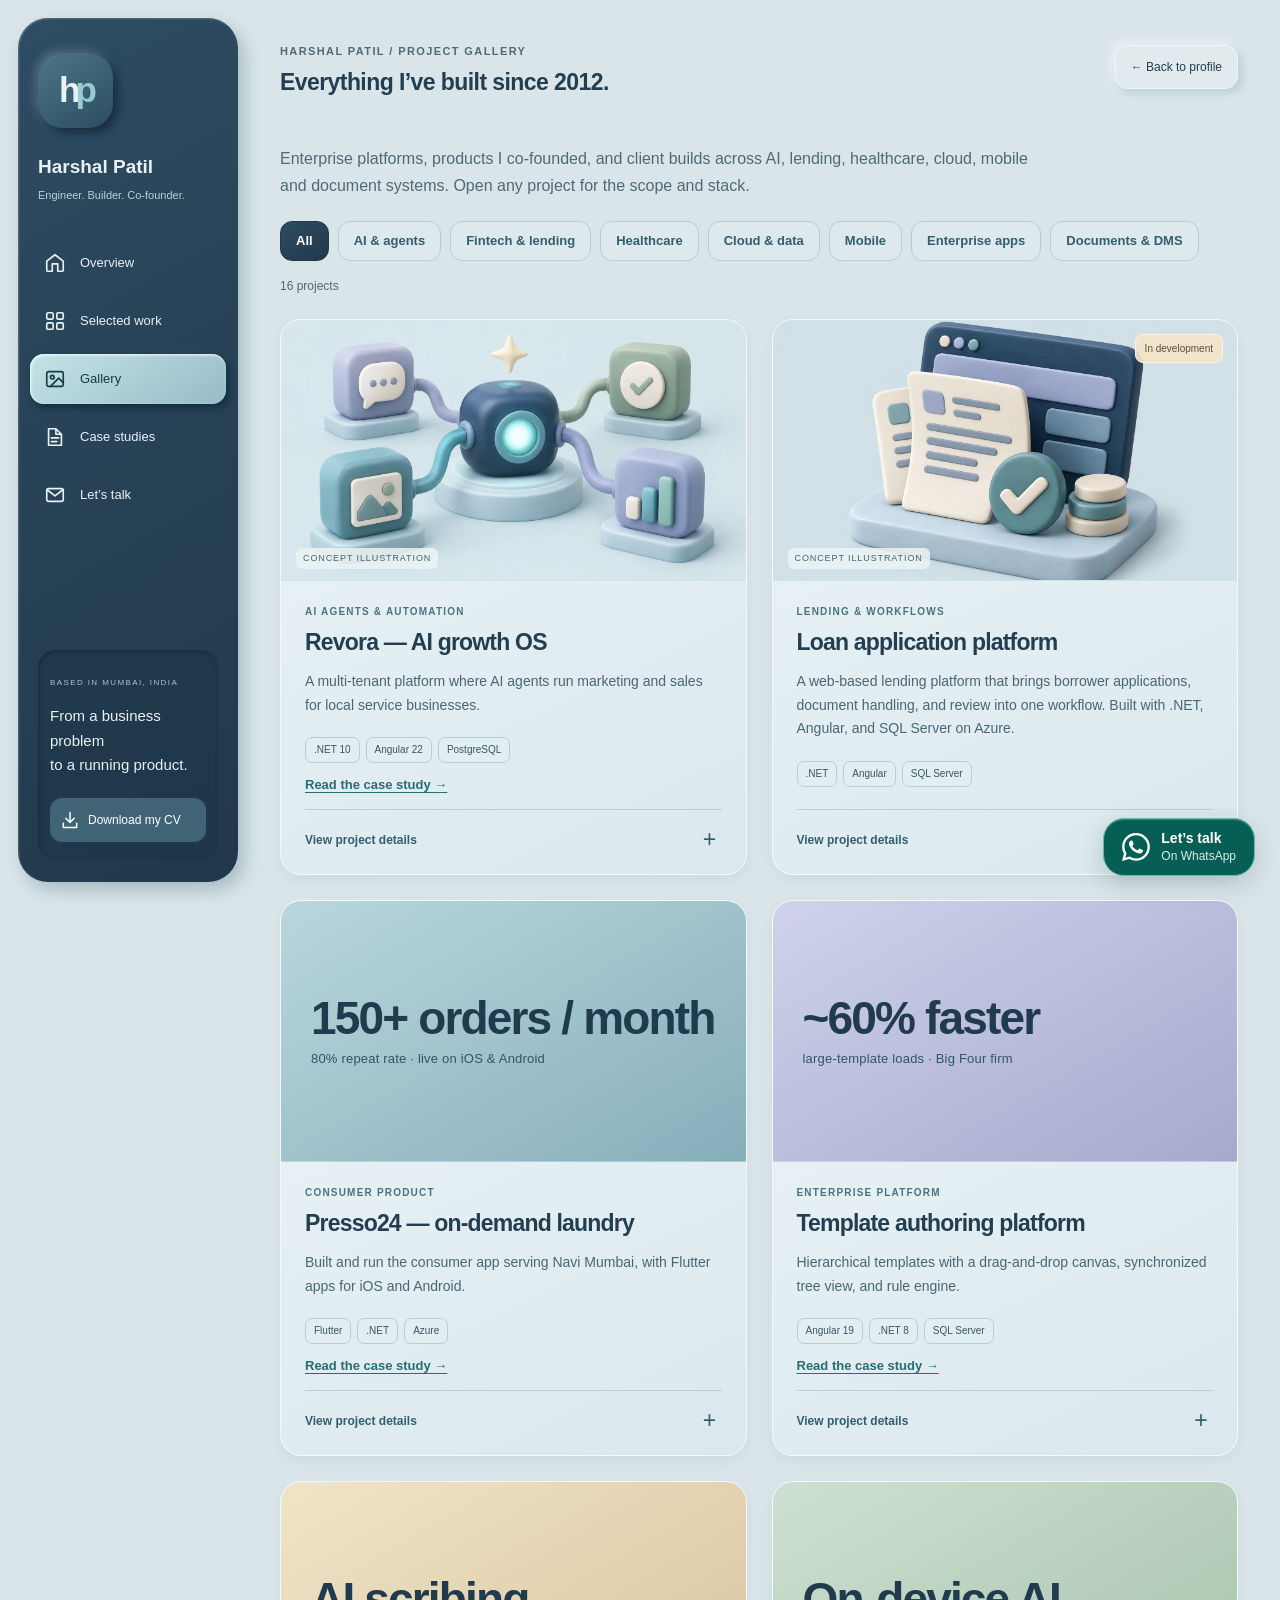
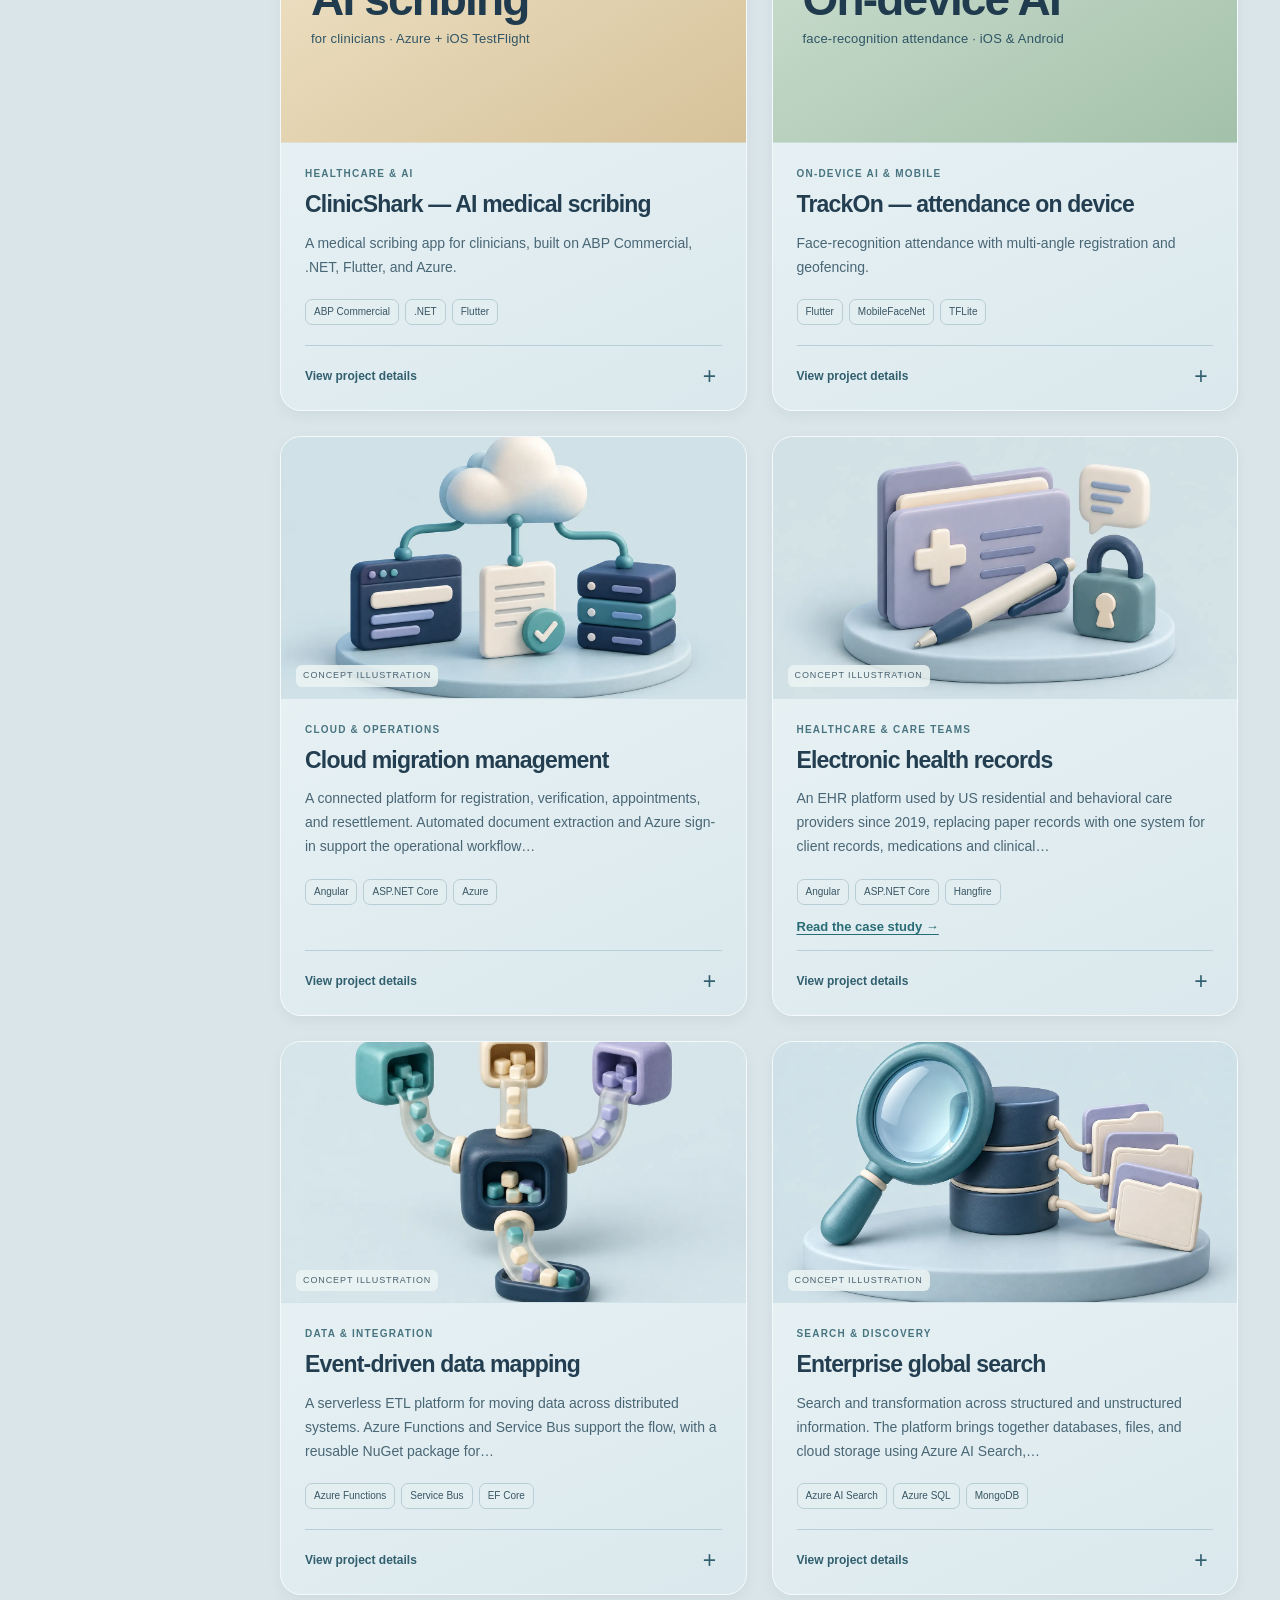
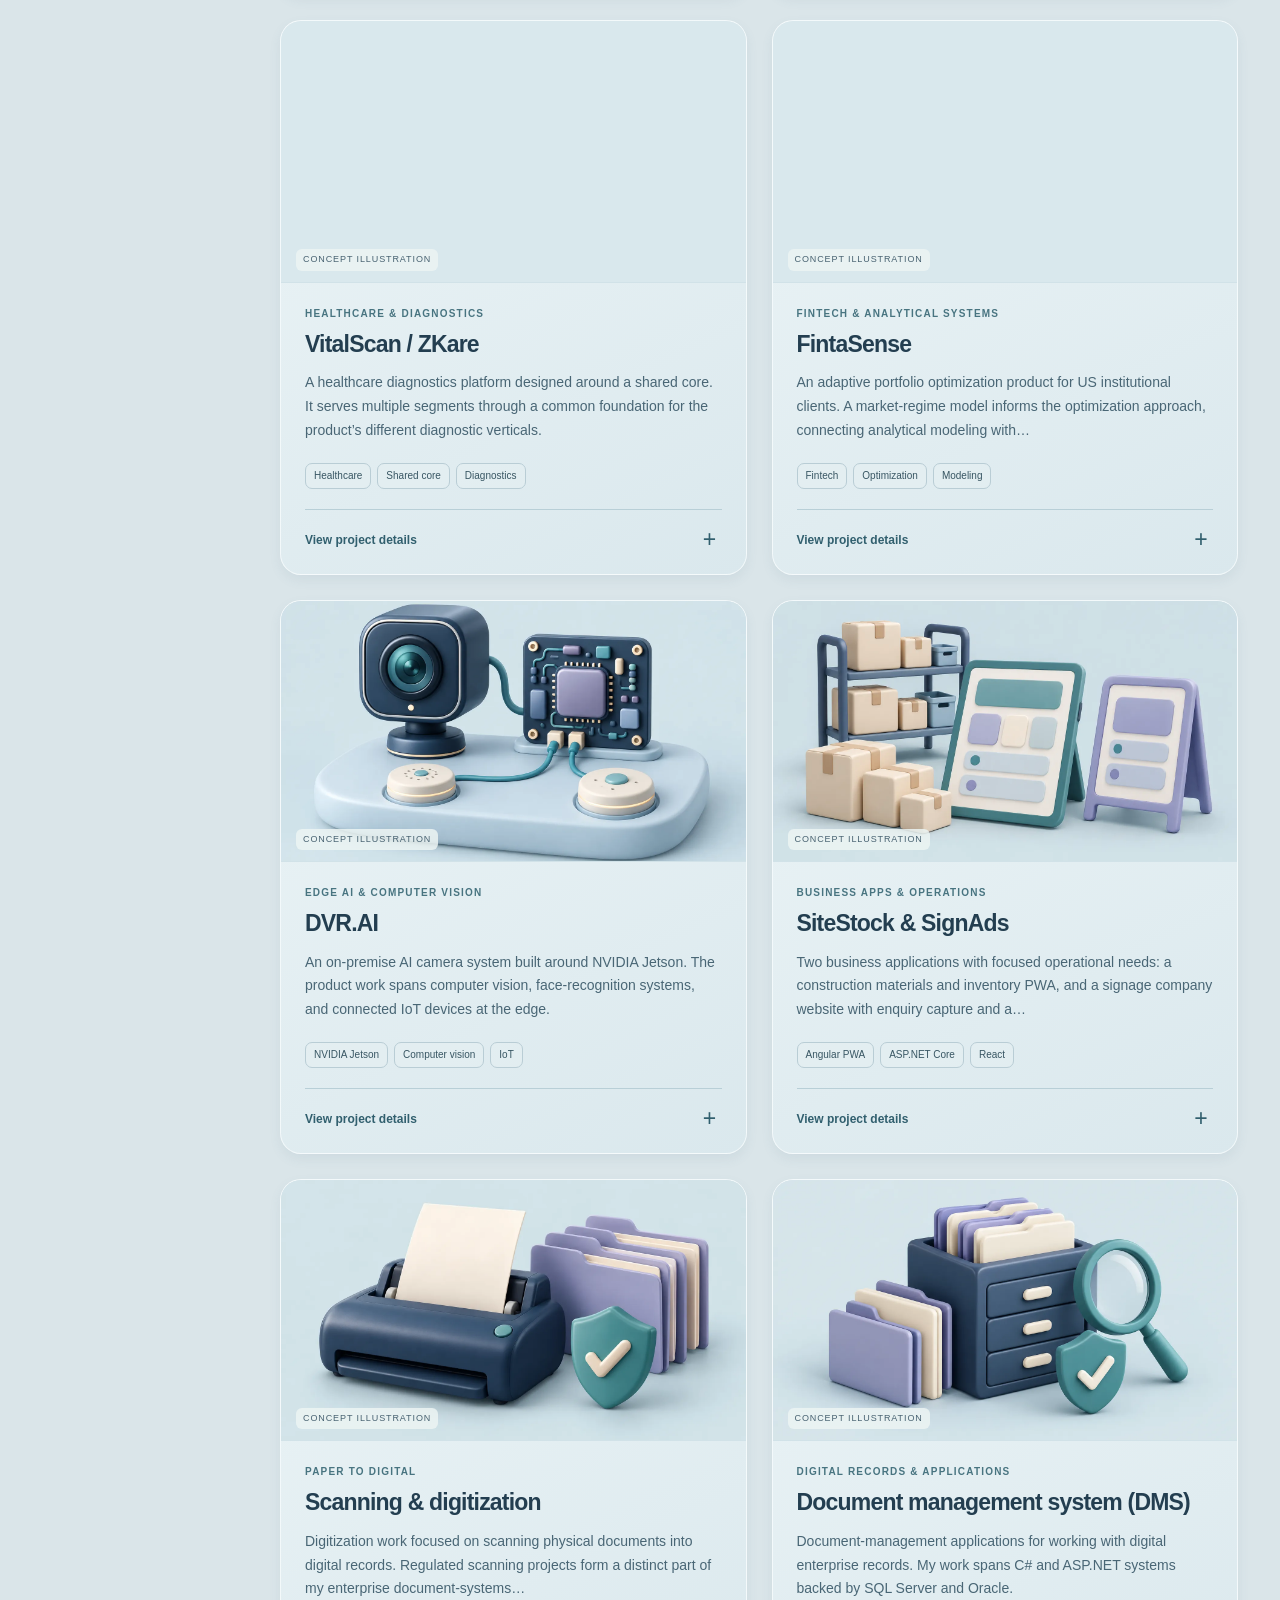
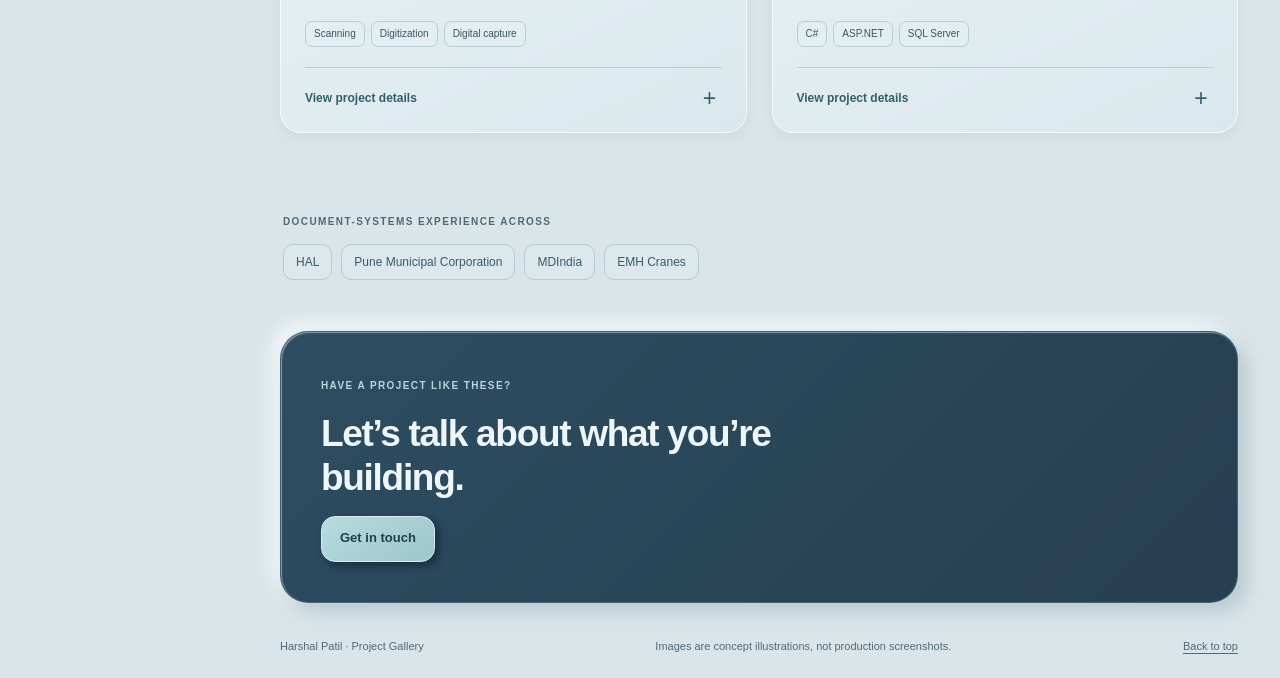
<file: gallery.html>
<!doctype html>
<html lang="en">
<head>
<meta charset="utf-8">
<meta name="viewport" content="width=device-width,initial-scale=1">
<title>Projects: .NET, Azure, AI &amp; Mobile Work | Harshal Patil</title>
<meta name="description" content="16 projects by freelance developer Harshal Patil since 2012: AI agents, a loan platform, healthcare, Azure cloud and data, Flutter apps and document systems.">
<link rel="canonical" href="https://harshal-r-patil.vercel.app/gallery">
<meta name="robots" content="index,follow,max-image-preview:large">
<meta property="og:url" content="https://harshal-r-patil.vercel.app/gallery">
<meta name="twitter:card" content="summary_large_image">
<script type="application/ld+json">{"@context": "https://schema.org", "@type": "CollectionPage", "name": "Project gallery — Harshal Patil", "url": "https://harshal-r-patil.vercel.app/gallery", "author": {"@id": "https://harshal-r-patil.vercel.app/#person"}, "mainEntity": {"@type": "ItemList", "numberOfItems": 16, "itemListElement": [{"@type": "ListItem", "position": 1, "name": "Revora — AI growth OS"}, {"@type": "ListItem", "position": 2, "name": "Loan application platform"}, {"@type": "ListItem", "position": 3, "name": "Presso24 — on-demand laundry app"}, {"@type": "ListItem", "position": 4, "name": "Template authoring platform"}, {"@type": "ListItem", "position": 5, "name": "ClinicShark — AI medical scribing"}, {"@type": "ListItem", "position": 6, "name": "TrackOn — face-recognition attendance"}, {"@type": "ListItem", "position": 7, "name": "Cloud migration management"}, {"@type": "ListItem", "position": 8, "name": "Electronic health records"}, {"@type": "ListItem", "position": 9, "name": "Event-driven data mapping"}, {"@type": "ListItem", "position": 10, "name": "Enterprise global search"}, {"@type": "ListItem", "position": 11, "name": "VitalScan / ZKare diagnostics"}, {"@type": "ListItem", "position": 12, "name": "FintaSense portfolio optimization"}, {"@type": "ListItem", "position": 13, "name": "DVR.AI edge vision"}, {"@type": "ListItem", "position": 14, "name": "SiteStock & SignAds"}, {"@type": "ListItem", "position": 15, "name": "Scanning & digitization"}, {"@type": "ListItem", "position": 16, "name": "Document management system"}]}}</script>
<meta name="theme-color" content="#243e53">
<meta property="og:type" content="website">
<meta property="og:title" content="Projects: .NET, Azure, AI &amp; Mobile Work | Harshal Patil">
<meta property="og:description" content="AI agents, lending, healthcare, cloud, mobile and document systems built since 2012.">
<meta property="og:image" content="https://harshal-r-patil.vercel.app/assets/og-image.jpg">
<link rel="icon" href="data:image/svg+xml,%3Csvg xmlns='http://www.w3.org/2000/svg' viewBox='0 0 64 64'%3E%3Crect width='64' height='64' rx='18' fill='%23243e53'/%3E%3Ctext x='12' y='44' font-family='Arial' font-size='34' font-weight='bold' fill='%23b5dddd'%3Ehp%3C/text%3E%3C/svg%3E">
<link rel="stylesheet" href="studio.css">
<link rel="stylesheet" href="profile.css">
<link rel="stylesheet" href="gallery.css">
<link rel="stylesheet" href="contact.css">
</head>
<body class="profile-v2 gallery-page">
<a class="skip" href="#main">Skip to content</a>
<aside class="sidebar">
<a class="brand" href="index.html" aria-label="Harshal Patil home">h<span>p</span></a>
<div class="identity"><strong>Harshal Patil</strong><span>Engineer. Builder. Co-founder.</span></div>
<nav aria-label="Profile">
<a href="index.html#overview"><span data-icon="home" aria-hidden="true"></span>Overview</a>
<a href="index.html#work"><span data-icon="grid" aria-hidden="true"></span>Selected work</a>
<a class="active" href="gallery.html" aria-current="page"><span data-icon="gallery" aria-hidden="true"></span>Gallery</a>
<a href="work/"><span data-icon="file" aria-hidden="true"></span>Case studies</a>
<a href="index.html#contact"><span data-icon="mail" aria-hidden="true"></span>Let’s talk</a>
</nav>
<div class="sidebar-note">
<span class="tiny-label">BASED IN MUMBAI, INDIA</span>
<p>From a business problem<br>to a running product.</p>
<a href="assets/harshal-patil-cv.pdf" download="Harshal-Patil-CV.pdf" class="sidebar-cv"><span data-icon="download" aria-hidden="true"></span>Download my CV</a>
</div>
</aside>
<main id="main">
<header>
<div>
<span class="eyebrow">HARSHAL PATIL / PROJECT GALLERY</span>
<h1>Everything I’ve built since 2012.</h1>
</div>
<div class="header-actions">
<a class="subtle" href="index.html">← Back to profile</a>
</div>
</header>

<section class="section gallery-hero">
<p class="gallery-lede">Enterprise platforms, products I co-founded, and client builds across AI, lending, healthcare, cloud, mobile and document systems. Open any project for the scope and stack.</p>
<div class="gallery-filters" role="group" aria-label="Filter projects">
<button data-filter="all" aria-pressed="true">All</button>
<button data-filter="ai" aria-pressed="false">AI &amp; agents</button>
<button data-filter="fintech" aria-pressed="false">Fintech &amp; lending</button>
<button data-filter="healthcare" aria-pressed="false">Healthcare</button>
<button data-filter="cloud" aria-pressed="false">Cloud &amp; data</button>
<button data-filter="mobile" aria-pressed="false">Mobile</button>
<button data-filter="enterprise" aria-pressed="false">Enterprise apps</button>
<button data-filter="documents" aria-pressed="false">Documents &amp; DMS</button>
</div>
<p class="gallery-total" aria-live="polite"><span id="gallery-total">16 projects</span></p>
</section>

<div class="gallery-grid gallery-page-grid" id="gallery-grid"></div>

<section class="section digitization-clients gallery-clients">
<span class="eyebrow">DOCUMENT-SYSTEMS EXPERIENCE ACROSS</span>
<ul aria-label="Client organizations"><li>HAL</li><li>Pune Municipal Corporation</li><li>MDIndia</li><li>EMH Cranes</li></ul>
</section>

<section class="section contact clay gallery-cta">
<div>
<span class="eyebrow">HAVE A PROJECT LIKE THESE?</span>
<h2>Let’s talk about what you’re building.</h2>
<a class="primary" href="index.html#contact">Get in touch</a>
</div>
</section>

<footer>
<span>Harshal Patil · Project Gallery</span>
<span>Images are concept illustrations, not production screenshots.</span>
<a href="#main">Back to top</a>
</footer>
</main>
<a class="whatsapp-float" href="https://wa.me/917710020095?text=Hi%20Harshal%21%20I%20came%20across%20your%20portfolio%20and%20would%20love%20to%20discuss%20a%20project.%20Could%20we%20connect%20to%20talk%20about%20the%20scope%2C%20timeline%2C%20and%20how%20we%20can%20work%20together%3F" target="_blank" rel="noopener noreferrer" aria-label="Chat with Harshal on WhatsApp (opens in a new tab)" title="Discuss your project on WhatsApp">
<img src="assets/whatsapp.svg" alt="" width="28" height="28">
<span>Let’s talk<small>On WhatsApp</small></span>
</a>

<dialog id="project-dialog" aria-labelledby="project-title">
<button class="close" aria-label="Close project details">×</button>
<figure id="project-visual" hidden><img alt="" width="1536" height="1024"><figcaption>Concept illustration · not a production screenshot</figcaption></figure>
<span class="eyebrow" id="project-type">PROJECT SNAPSHOT</span>
<h2 id="project-title"></h2>
<p id="project-body"></p>
<ul id="project-points"></ul>
<div class="project-outcome" id="project-outcome"></div>
<div id="project-tags"></div>
<a class="dialog-case primary" id="project-case" href="#" hidden>Read the full case study →</a><a class="dialog-cv" href="assets/harshal-patil-cv.pdf" target="_blank" rel="noopener">Read the complete CV</a>
</dialog>
<script type="module" src="gallery-page.js"></script>
<script type="module" src="project-deep-link.js"></script>
</body>
</html>
</file>
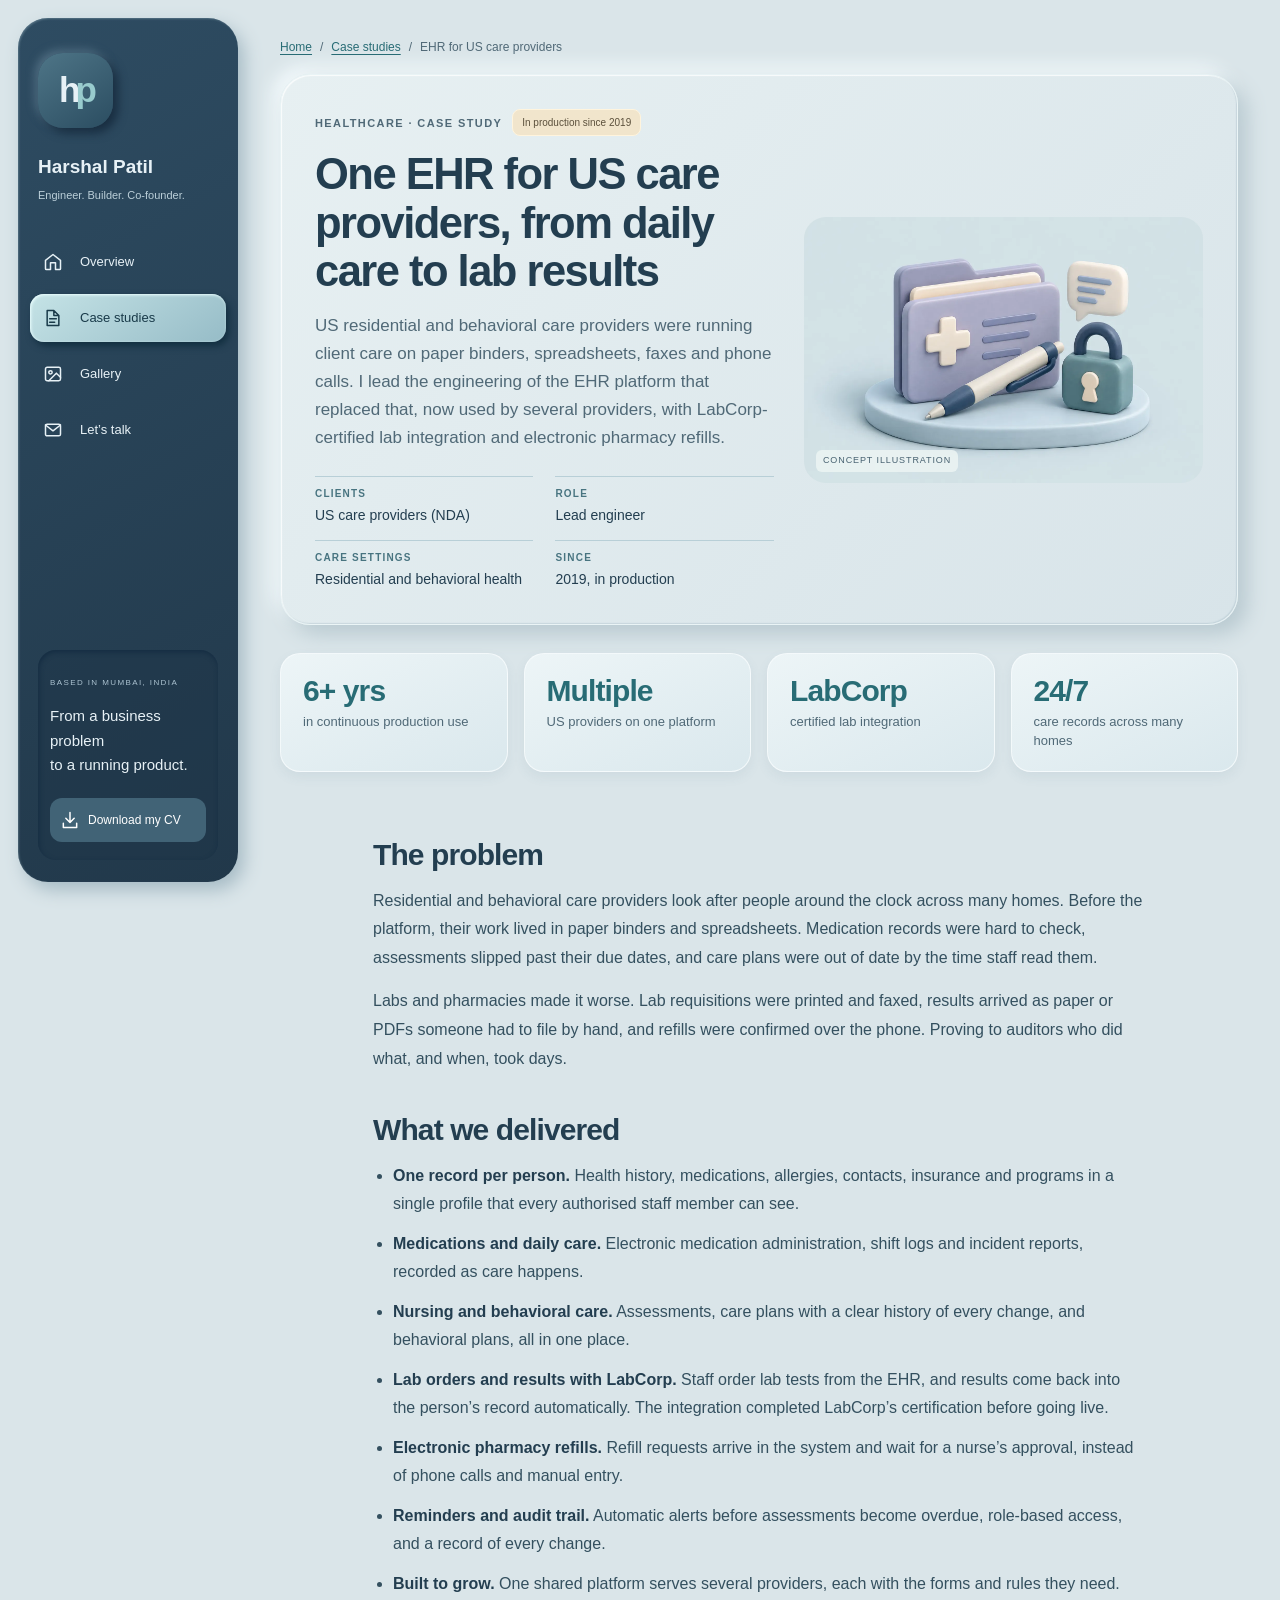
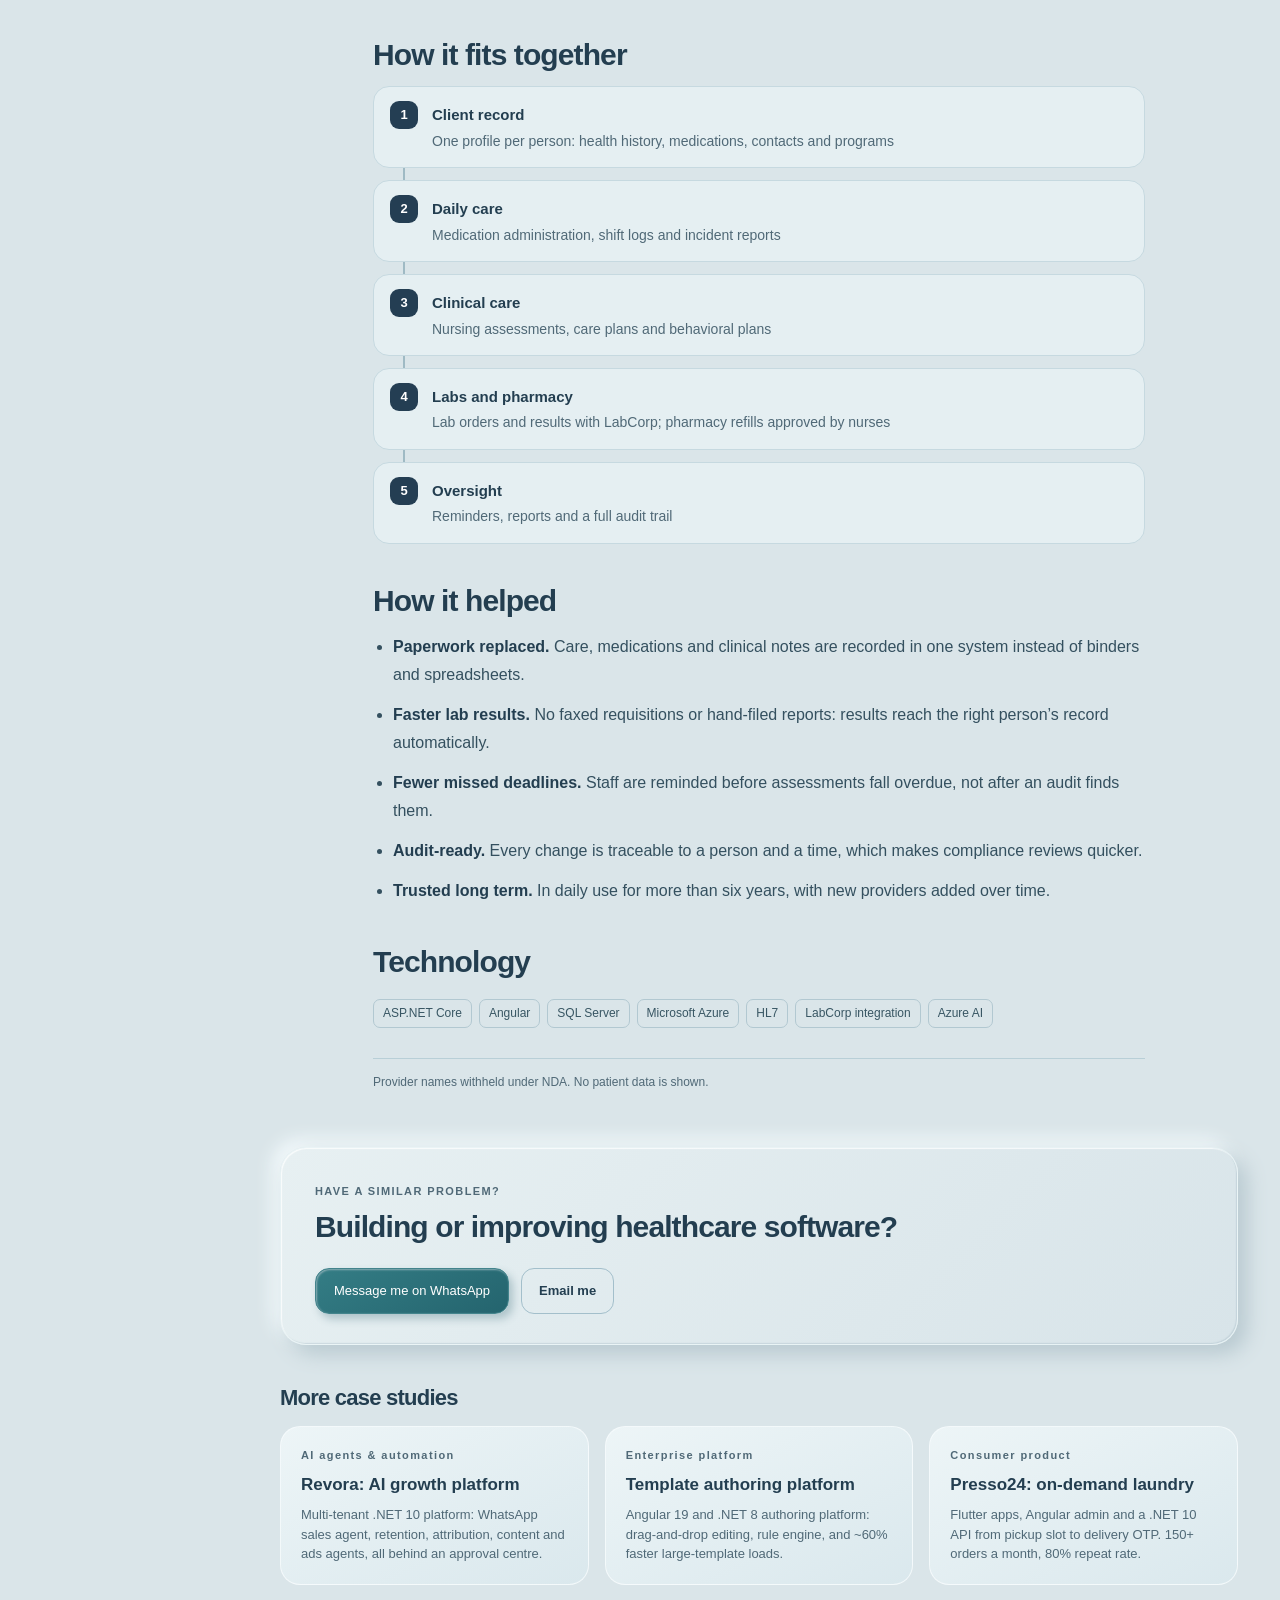
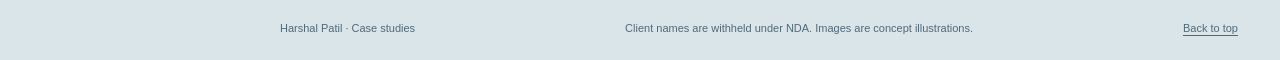
<file: work/ehr-residential-care.html>
<!doctype html>
<html lang="en">
<head>
<meta charset="utf-8">
<meta name="viewport" content="width=device-width,initial-scale=1">
<title>Case Study: EHR Platform for US Care Providers with LabCorp Integration | Harshal Patil</title>
<meta name="description" content="How I led an EHR platform used by US residential and behavioral care providers since 2019: one system for client records, medications, nursing and behavioral care, with LabCorp lab orders and results and electronic pharmacy refills.">
<link rel="canonical" href="https://harshal-r-patil.vercel.app/work/ehr-residential-care">
<meta name="robots" content="index,follow,max-image-preview:large">
<meta name="author" content="Harshal Patil">
<meta name="theme-color" content="#243e53">
<meta property="og:type" content="article">
<meta property="og:site_name" content="Harshal Patil">
<meta property="og:url" content="https://harshal-r-patil.vercel.app/work/ehr-residential-care">
<meta property="og:title" content="Case Study: EHR Platform for US Care Providers with LabCorp Integration | Harshal Patil">
<meta property="og:description" content="How I led an EHR platform used by US residential and behavioral care providers since 2019: one system for client records, medications, nursing and behavioral care, with LabCorp lab orders and results and electronic pharmacy refills.">
<meta property="og:image" content="https://harshal-r-patil.vercel.app/assets/projects/health-records.webp">
<meta name="twitter:card" content="summary_large_image">
<link rel="icon" href="data:image/svg+xml,%3Csvg xmlns='http://www.w3.org/2000/svg' viewBox='0 0 64 64'%3E%3Crect width='64' height='64' rx='18' fill='%23243e53'/%3E%3Ctext x='12' y='44' font-family='Arial' font-size='34' font-weight='bold' fill='%23b5dddd'%3Ehp%3C/text%3E%3C/svg%3E">
<link rel="stylesheet" href="../studio.css">
<link rel="stylesheet" href="../profile.css">
<link rel="stylesheet" href="../casestudy.css">
<script type="application/ld+json">{"@context": "https://schema.org", "@graph": [{"@type": "Article", "headline": "One EHR for US care providers, from daily care to lab results", "description": "How I led an EHR platform used by US residential and behavioral care providers since 2019: one system for client records, medications, nursing and behavioral care, with LabCorp lab orders and results and electronic pharmacy refills.", "image": "https://harshal-r-patil.vercel.app/assets/projects/health-records.webp", "author": {"@type": "Person", "@id": "https://harshal-r-patil.vercel.app/#person", "name": "Harshal Patil", "url": "https://harshal-r-patil.vercel.app/"}, "publisher": {"@type": "Person", "@id": "https://harshal-r-patil.vercel.app/#person", "name": "Harshal Patil"}, "datePublished": "2026-10-01", "dateModified": "2026-10-01", "mainEntityOfPage": "https://harshal-r-patil.vercel.app/work/ehr-residential-care", "about": ["EHR development", "LabCorp integration", "healthcare software", "eMAR", "ASP.NET Core", "Azure"], "inLanguage": "en"}, {"@type": "BreadcrumbList", "itemListElement": [{"@type": "ListItem", "position": 1, "name": "Home", "item": "https://harshal-r-patil.vercel.app/"}, {"@type": "ListItem", "position": 2, "name": "Case studies", "item": "https://harshal-r-patil.vercel.app/work/"}, {"@type": "ListItem", "position": 3, "name": "EHR for US care providers", "item": "https://harshal-r-patil.vercel.app/work/ehr-residential-care"}]}]}</script>
</head>
<body class="profile-v2 cs-page">
<a class="skip" href="#main">Skip to content</a>
<aside class="sidebar">
<a class="brand" href="../" aria-label="Harshal Patil home">h<span>p</span></a>
<div class="identity"><strong>Harshal Patil</strong><span>Engineer. Builder. Co-founder.</span></div>
<nav aria-label="Profile">
<a href="../"><span aria-hidden="true"><svg viewBox="0 0 24 24"><path d="m3 10 9-7 9 7v10a1 1 0 0 1-1 1h-5v-8H9v8H4a1 1 0 0 1-1-1z"/></svg></span>Overview</a>
<a class="active" aria-current="page" href="./"><span aria-hidden="true"><svg viewBox="0 0 24 24"><path d="M13 3H5v18h14V9zm0 0v6h6M8 13h8m-8 4h6"/></svg></span>Case studies</a>
<a href="../gallery"><span aria-hidden="true"><svg viewBox="0 0 24 24"><rect x="3" y="4" width="18" height="16" rx="2"/><circle cx="9" cy="10" r="2"/><path d="m21 16-5-5-9 9"/></svg></span>Gallery</a>
<a href="../#contact"><span aria-hidden="true"><svg viewBox="0 0 24 24"><rect x="3" y="5" width="18" height="14" rx="2"/><path d="m3 6 9 7 9-7"/></svg></span>Let’s talk</a>
</nav>
<div class="sidebar-note">
<span class="tiny-label">BASED IN MUMBAI, INDIA</span>
<p>From a business problem<br>to a running product.</p>
<a href="../assets/harshal-patil-cv.pdf" download="Harshal-Patil-CV.pdf" class="sidebar-cv"><span aria-hidden="true"><svg viewBox="0 0 24 24"><path d="M12 3v12m-5-5 5 5 5-5M4 16v5h16v-5"/></svg></span>Download my CV</a>
</div>
</aside>
<main id="main">
<nav class="cs-crumbs" aria-label="Breadcrumb"><a href="../">Home</a><span aria-hidden="true">/</span><a href="./">Case studies</a><span aria-hidden="true">/</span><span aria-current="page">EHR for US care providers</span></nav>
<article class="cs-article">
<header class="cs-hero clay">
<div class="cs-hero-copy">
<span class="eyebrow">HEALTHCARE · CASE STUDY</span><span class="cs-status">In production since 2019</span>
<h1>One EHR for US care providers, from daily care to lab results</h1>
<p class="cs-lede">US residential and behavioral care providers were running client care on paper binders, spreadsheets, faxes and phone calls. I lead the engineering of the EHR platform that replaced that, now used by several providers, with LabCorp-certified lab integration and electronic pharmacy refills.</p>
<dl class="cs-facts"><div><dt>Clients</dt><dd>US care providers (NDA)</dd></div><div><dt>Role</dt><dd>Lead engineer</dd></div><div><dt>Care settings</dt><dd>Residential and behavioral health</dd></div><div><dt>Since</dt><dd>2019, in production</dd></div></dl>
</div>
<figure class="cs-hero-art"><img src="../assets/projects/health-records.webp" alt="Clay medical record folder, signature pen, message bubble and lock" width="1536" height="1024"><figcaption>Concept illustration</figcaption></figure>
</header>
<div class="cs-stats"><div class="cs-stat"><b>6+ yrs</b><span>in continuous production use</span></div><div class="cs-stat"><b>Multiple</b><span>US providers on one platform</span></div><div class="cs-stat"><b>LabCorp</b><span>certified lab integration</span></div><div class="cs-stat"><b>24/7</b><span>care records across many homes</span></div></div>
<div class="cs-body">
<section class="cs-section" id="problem"><h2>The problem</h2><p>Residential and behavioral care providers look after people around the clock across many homes. Before the platform, their work lived in paper binders and spreadsheets. Medication records were hard to check, assessments slipped past their due dates, and care plans were out of date by the time staff read them.</p><p>Labs and pharmacies made it worse. Lab requisitions were printed and faxed, results arrived as paper or PDFs someone had to file by hand, and refills were confirmed over the phone. Proving to auditors who did what, and when, took days.</p></section><section class="cs-section" id="solution"><h2>What we delivered</h2><ul><li><b>One record per person.</b> Health history, medications, allergies, contacts, insurance and programs in a single profile that every authorised staff member can see.</li><li><b>Medications and daily care.</b> Electronic medication administration, shift logs and incident reports, recorded as care happens.</li><li><b>Nursing and behavioral care.</b> Assessments, care plans with a clear history of every change, and behavioral plans, all in one place.</li><li><b>Lab orders and results with LabCorp.</b> Staff order lab tests from the EHR, and results come back into the person’s record automatically. The integration completed LabCorp’s certification before going live.</li><li><b>Electronic pharmacy refills.</b> Refill requests arrive in the system and wait for a nurse’s approval, instead of phone calls and manual entry.</li><li><b>Reminders and audit trail.</b> Automatic alerts before assessments become overdue, role-based access, and a record of every change.</li><li><b>Built to grow.</b> One shared platform serves several providers, each with the forms and rules they need.</li></ul></section><section class="cs-section" id="architecture"><h2>How it fits together</h2><ol class="cs-flow" aria-label="How it fits together"><li><b>Client record</b><span>One profile per person: health history, medications, contacts and programs</span></li><li><b>Daily care</b><span>Medication administration, shift logs and incident reports</span></li><li><b>Clinical care</b><span>Nursing assessments, care plans and behavioral plans</span></li><li><b>Labs and pharmacy</b><span>Lab orders and results with LabCorp; pharmacy refills approved by nurses</span></li><li><b>Oversight</b><span>Reminders, reports and a full audit trail</span></li></ol></section><section class="cs-section" id="results"><h2>How it helped</h2><ul><li><b>Paperwork replaced.</b> Care, medications and clinical notes are recorded in one system instead of binders and spreadsheets.</li><li><b>Faster lab results.</b> No faxed requisitions or hand-filed reports: results reach the right person’s record automatically.</li><li><b>Fewer missed deadlines.</b> Staff are reminded before assessments fall overdue, not after an audit finds them.</li><li><b>Audit-ready.</b> Every change is traceable to a person and a time, which makes compliance reviews quicker.</li><li><b>Trusted long term.</b> In daily use for more than six years, with new providers added over time.</li></ul></section>
<section class="cs-section" id="stack"><h2>Technology</h2><div class="tag-list cs-stack"><span>ASP.NET Core</span><span>Angular</span><span>SQL Server</span><span>Microsoft Azure</span><span>HL7</span><span>LabCorp integration</span><span>Azure AI</span></div></section>
<p class="cs-note">Provider names withheld under NDA. No patient data is shown.</p>
</div>
</article>
<section class="cs-cta clay">
<div><span class="eyebrow">HAVE A SIMILAR PROBLEM?</span><h2>Building or improving healthcare software?</h2></div>
<div class="cs-cta-actions"><a class="primary" href="https://wa.me/917710020095?text=Hi%20Harshal%2C%20I%20read%20the%20EHR%20case%20study%20and%20want%20to%20discuss%20a%20healthcare%20software%20project." target="_blank" rel="noopener noreferrer">Message me on WhatsApp</a><a class="secondary" href="mailto:harshalp@bit2sky.com?subject=EHR for US care providers%20-%20project%20enquiry">Email me</a></div>
</section>
<section class="cs-related"><h2>More case studies</h2><div class="cs-related-grid"><a class="cs-related-card" href="revora-ai-growth-platform"><span class="eyebrow">AI agents &amp; automation</span><strong>Revora: AI growth platform</strong><small>Multi-tenant .NET 10 platform: WhatsApp sales agent, retention, attribution, content and ads agents, all behind an approval centre.</small></a><a class="cs-related-card" href="template-authoring-performance"><span class="eyebrow">Enterprise platform</span><strong>Template authoring platform</strong><small>Angular 19 and .NET 8 authoring platform: drag-and-drop editing, rule engine, and ~60% faster large-template loads.</small></a><a class="cs-related-card" href="presso24-laundry-app"><span class="eyebrow">Consumer product</span><strong>Presso24: on-demand laundry</strong><small>Flutter apps, Angular admin and a .NET 10 API from pickup slot to delivery OTP. 150+ orders a month, 80% repeat rate.</small></a></div></section>
<footer><span>Harshal Patil · Case studies</span><span>Client names are withheld under NDA. Images are concept illustrations.</span><a href="#main">Back to top</a></footer>
</main>
</body>
</html>
</file>
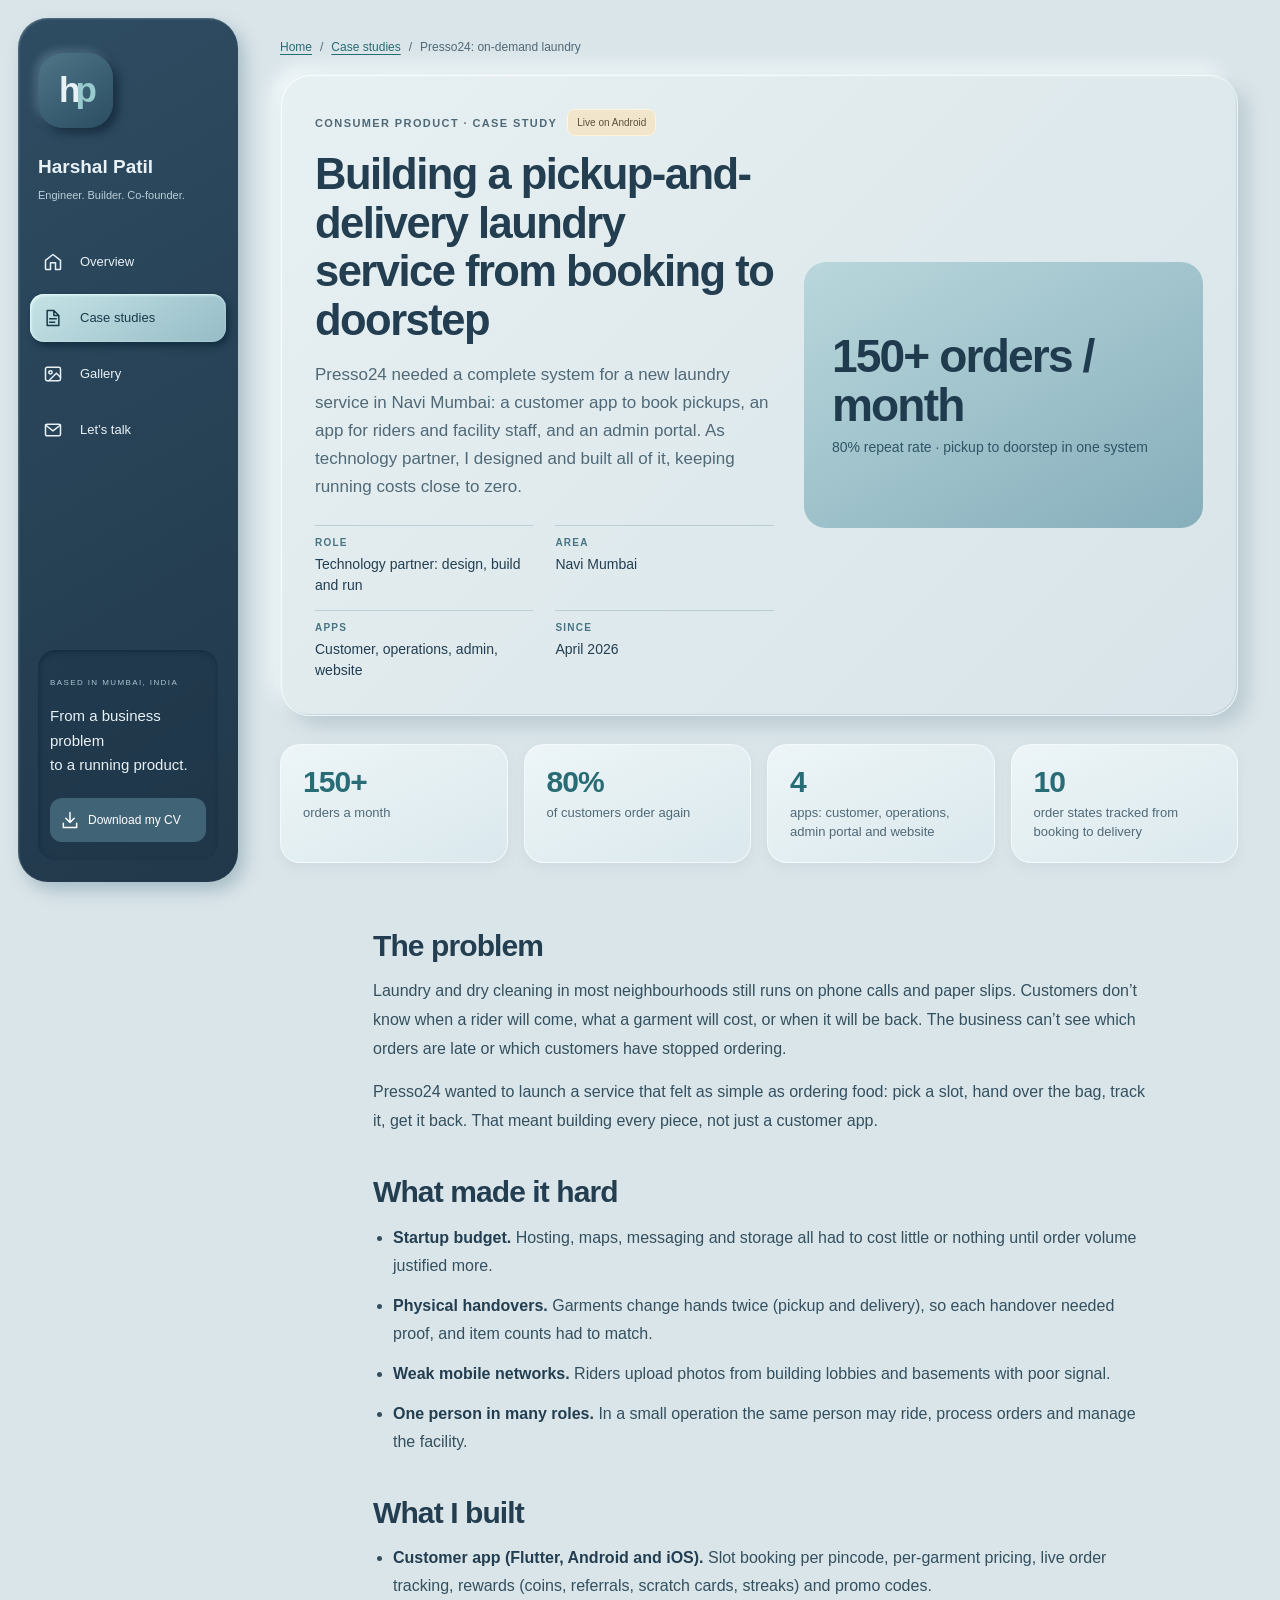
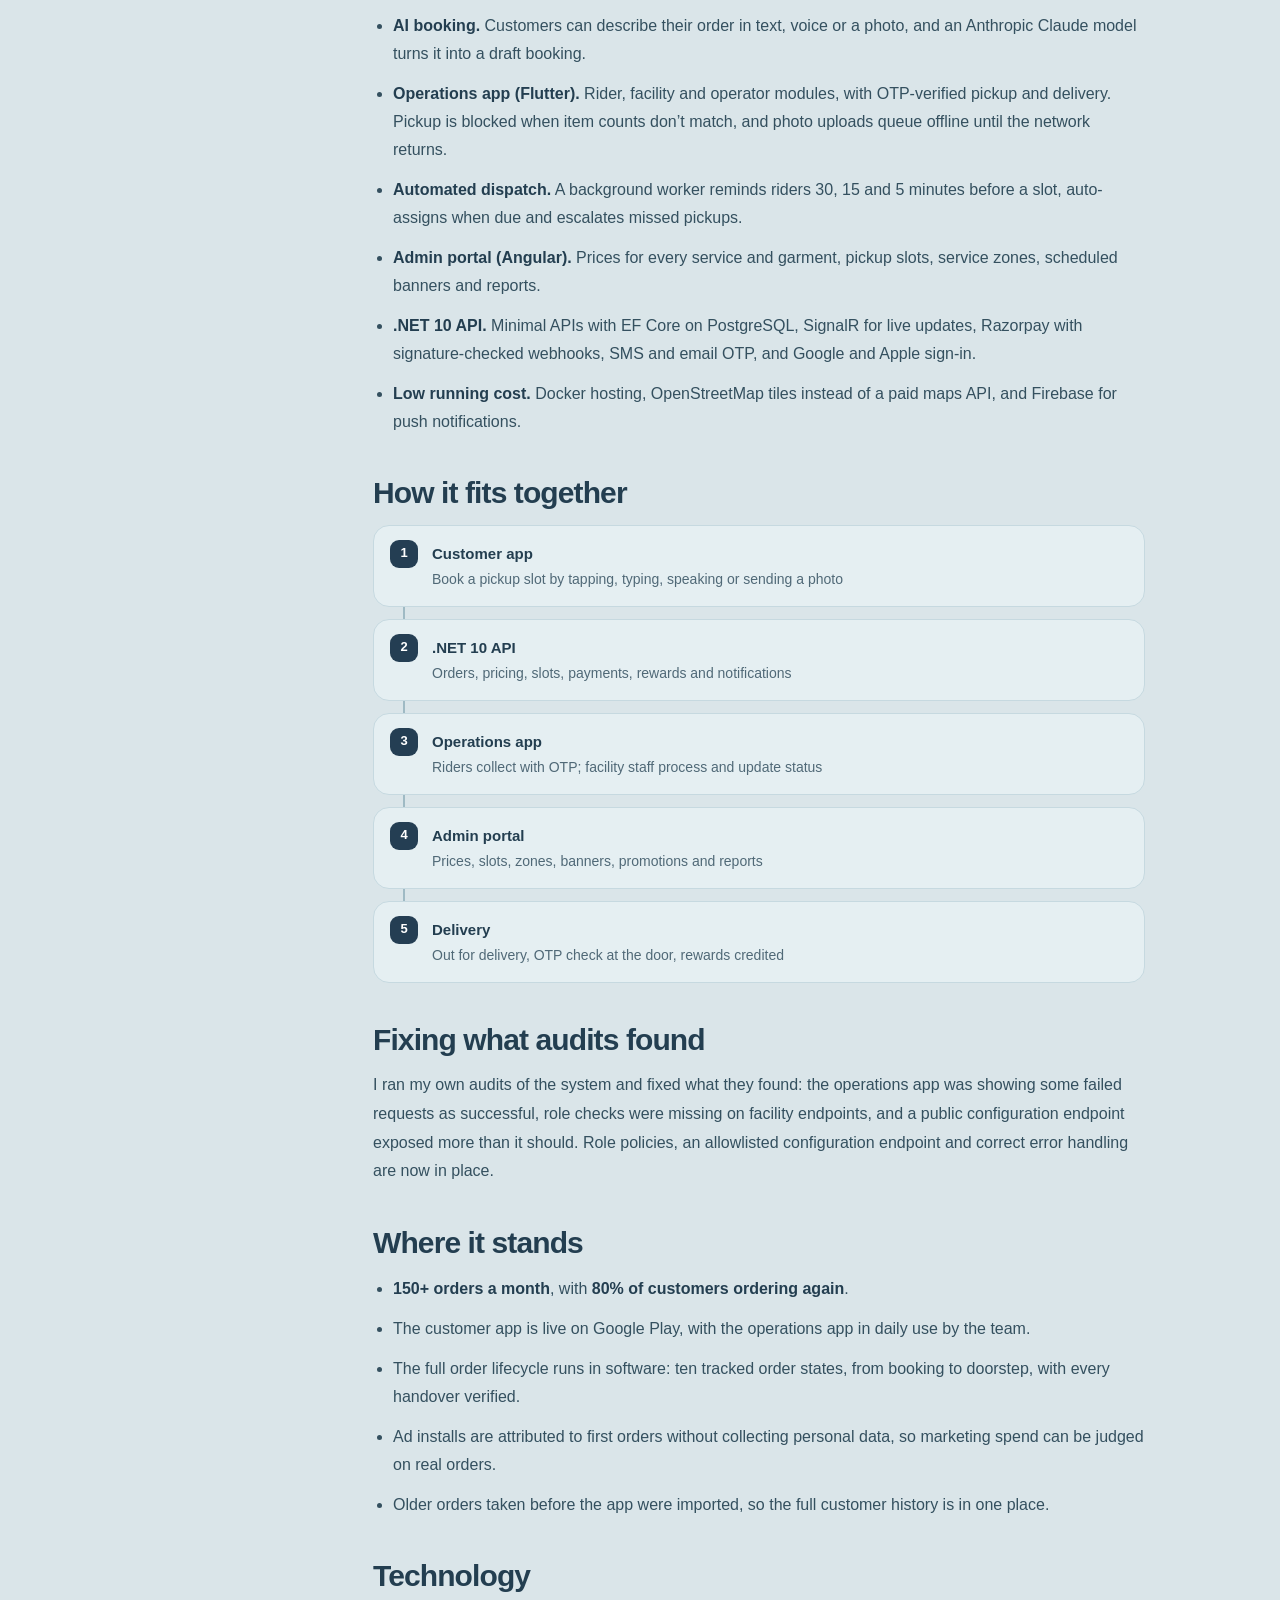
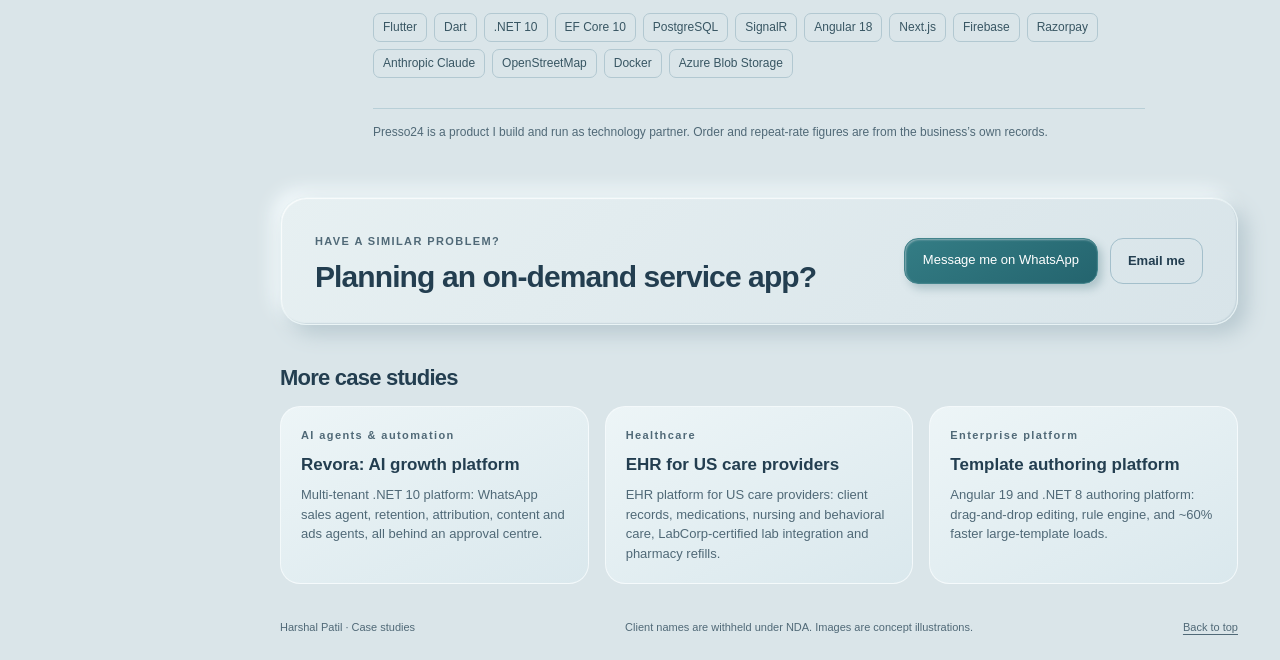
<file: work/presso24-laundry-app.html>
<!doctype html>
<html lang="en">
<head>
<meta charset="utf-8">
<meta name="viewport" content="width=device-width,initial-scale=1">
<title>Case Study: Building an On-Demand Laundry App with Flutter and .NET 10 | Harshal Patil</title>
<meta name="description" content="How I built Presso24, a pickup-and-delivery laundry service in Navi Mumbai: a Flutter customer app, a rider and facility operations app, an Angular admin portal and a .NET 10 API, run on a startup budget.">
<link rel="canonical" href="https://harshal-r-patil.vercel.app/work/presso24-laundry-app">
<meta name="robots" content="index,follow,max-image-preview:large">
<meta name="author" content="Harshal Patil">
<meta name="theme-color" content="#243e53">
<meta property="og:type" content="article">
<meta property="og:site_name" content="Harshal Patil">
<meta property="og:url" content="https://harshal-r-patil.vercel.app/work/presso24-laundry-app">
<meta property="og:title" content="Case Study: Building an On-Demand Laundry App with Flutter and .NET 10 | Harshal Patil">
<meta property="og:description" content="How I built Presso24, a pickup-and-delivery laundry service in Navi Mumbai: a Flutter customer app, a rider and facility operations app, an Angular admin portal and a .NET 10 API, run on a startup budget.">
<meta property="og:image" content="https://harshal-r-patil.vercel.app/assets/og-image.jpg">
<meta name="twitter:card" content="summary_large_image">
<link rel="icon" href="data:image/svg+xml,%3Csvg xmlns='http://www.w3.org/2000/svg' viewBox='0 0 64 64'%3E%3Crect width='64' height='64' rx='18' fill='%23243e53'/%3E%3Ctext x='12' y='44' font-family='Arial' font-size='34' font-weight='bold' fill='%23b5dddd'%3Ehp%3C/text%3E%3C/svg%3E">
<link rel="stylesheet" href="../studio.css">
<link rel="stylesheet" href="../profile.css">
<link rel="stylesheet" href="../casestudy.css">
<script type="application/ld+json">{"@context": "https://schema.org", "@graph": [{"@type": "Article", "headline": "Building a pickup-and-delivery laundry service from booking to doorstep", "description": "How I built Presso24, a pickup-and-delivery laundry service in Navi Mumbai: a Flutter customer app, a rider and facility operations app, an Angular admin portal and a .NET 10 API, run on a startup budget.", "image": "https://harshal-r-patil.vercel.app/assets/og-image.jpg", "author": {"@type": "Person", "@id": "https://harshal-r-patil.vercel.app/#person", "name": "Harshal Patil", "url": "https://harshal-r-patil.vercel.app/"}, "publisher": {"@type": "Person", "@id": "https://harshal-r-patil.vercel.app/#person", "name": "Harshal Patil"}, "datePublished": "2026-10-01", "dateModified": "2026-10-01", "mainEntityOfPage": "https://harshal-r-patil.vercel.app/work/presso24-laundry-app", "about": ["Flutter app development", ".NET 10", "on-demand service app", "laundry app", "PostgreSQL"], "inLanguage": "en"}, {"@type": "BreadcrumbList", "itemListElement": [{"@type": "ListItem", "position": 1, "name": "Home", "item": "https://harshal-r-patil.vercel.app/"}, {"@type": "ListItem", "position": 2, "name": "Case studies", "item": "https://harshal-r-patil.vercel.app/work/"}, {"@type": "ListItem", "position": 3, "name": "Presso24: on-demand laundry", "item": "https://harshal-r-patil.vercel.app/work/presso24-laundry-app"}]}]}</script>
</head>
<body class="profile-v2 cs-page">
<a class="skip" href="#main">Skip to content</a>
<aside class="sidebar">
<a class="brand" href="../" aria-label="Harshal Patil home">h<span>p</span></a>
<div class="identity"><strong>Harshal Patil</strong><span>Engineer. Builder. Co-founder.</span></div>
<nav aria-label="Profile">
<a href="../"><span aria-hidden="true"><svg viewBox="0 0 24 24"><path d="m3 10 9-7 9 7v10a1 1 0 0 1-1 1h-5v-8H9v8H4a1 1 0 0 1-1-1z"/></svg></span>Overview</a>
<a class="active" aria-current="page" href="./"><span aria-hidden="true"><svg viewBox="0 0 24 24"><path d="M13 3H5v18h14V9zm0 0v6h6M8 13h8m-8 4h6"/></svg></span>Case studies</a>
<a href="../gallery"><span aria-hidden="true"><svg viewBox="0 0 24 24"><rect x="3" y="4" width="18" height="16" rx="2"/><circle cx="9" cy="10" r="2"/><path d="m21 16-5-5-9 9"/></svg></span>Gallery</a>
<a href="../#contact"><span aria-hidden="true"><svg viewBox="0 0 24 24"><rect x="3" y="5" width="18" height="14" rx="2"/><path d="m3 6 9 7 9-7"/></svg></span>Let’s talk</a>
</nav>
<div class="sidebar-note">
<span class="tiny-label">BASED IN MUMBAI, INDIA</span>
<p>From a business problem<br>to a running product.</p>
<a href="../assets/harshal-patil-cv.pdf" download="Harshal-Patil-CV.pdf" class="sidebar-cv"><span aria-hidden="true"><svg viewBox="0 0 24 24"><path d="M12 3v12m-5-5 5 5 5-5M4 16v5h16v-5"/></svg></span>Download my CV</a>
</div>
</aside>
<main id="main">
<nav class="cs-crumbs" aria-label="Breadcrumb"><a href="../">Home</a><span aria-hidden="true">/</span><a href="./">Case studies</a><span aria-hidden="true">/</span><span aria-current="page">Presso24: on-demand laundry</span></nav>
<article class="cs-article">
<header class="cs-hero clay">
<div class="cs-hero-copy">
<span class="eyebrow">CONSUMER PRODUCT · CASE STUDY</span><span class="cs-status">Live on Android</span>
<h1>Building a pickup-and-delivery laundry service from booking to doorstep</h1>
<p class="cs-lede">Presso24 needed a complete system for a new laundry service in Navi Mumbai: a customer app to book pickups, an app for riders and facility staff, and an admin portal. As technology partner, I designed and built all of it, keeping running costs close to zero.</p>
<dl class="cs-facts"><div><dt>Role</dt><dd>Technology partner: design, build and run</dd></div><div><dt>Area</dt><dd>Navi Mumbai</dd></div><div><dt>Apps</dt><dd>Customer, operations, admin, website</dd></div><div><dt>Since</dt><dd>April 2026</dd></div></dl>
</div>
<div class="cs-hero-art cs-tile tile-teal" aria-hidden="true"><strong>150+ orders / month</strong><span>80% repeat rate · pickup to doorstep in one system</span></div>
</header>
<div class="cs-stats"><div class="cs-stat"><b>150+</b><span>orders a month</span></div><div class="cs-stat"><b>80%</b><span>of customers order again</span></div><div class="cs-stat"><b>4</b><span>apps: customer, operations, admin portal and website</span></div><div class="cs-stat"><b>10</b><span>order states tracked from booking to delivery</span></div></div>
<div class="cs-body">
<section class="cs-section" id="problem"><h2>The problem</h2><p>Laundry and dry cleaning in most neighbourhoods still runs on phone calls and paper slips. Customers don’t know when a rider will come, what a garment will cost, or when it will be back. The business can’t see which orders are late or which customers have stopped ordering.</p><p>Presso24 wanted to launch a service that felt as simple as ordering food: pick a slot, hand over the bag, track it, get it back. That meant building every piece, not just a customer app.</p></section><section class="cs-section" id="constraints"><h2>What made it hard</h2><ul><li><b>Startup budget.</b> Hosting, maps, messaging and storage all had to cost little or nothing until order volume justified more.</li><li><b>Physical handovers.</b> Garments change hands twice (pickup and delivery), so each handover needed proof, and item counts had to match.</li><li><b>Weak mobile networks.</b> Riders upload photos from building lobbies and basements with poor signal.</li><li><b>One person in many roles.</b> In a small operation the same person may ride, process orders and manage the facility.</li></ul></section><section class="cs-section" id="approach"><h2>What I built</h2><ul><li><b>Customer app (Flutter, Android and iOS).</b> Slot booking per pincode, per-garment pricing, live order tracking, rewards (coins, referrals, scratch cards, streaks) and promo codes.</li><li><b>AI booking.</b> Customers can describe their order in text, voice or a photo, and an Anthropic Claude model turns it into a draft booking.</li><li><b>Operations app (Flutter).</b> Rider, facility and operator modules, with OTP-verified pickup and delivery. Pickup is blocked when item counts don’t match, and photo uploads queue offline until the network returns.</li><li><b>Automated dispatch.</b> A background worker reminds riders 30, 15 and 5 minutes before a slot, auto-assigns when due and escalates missed pickups.</li><li><b>Admin portal (Angular).</b> Prices for every service and garment, pickup slots, service zones, scheduled banners and reports.</li><li><b>.NET 10 API.</b> Minimal APIs with EF Core on PostgreSQL, SignalR for live updates, Razorpay with signature-checked webhooks, SMS and email OTP, and Google and Apple sign-in.</li><li><b>Low running cost.</b> Docker hosting, OpenStreetMap tiles instead of a paid maps API, and Firebase for push notifications.</li></ul></section><section class="cs-section" id="architecture"><h2>How it fits together</h2><ol class="cs-flow" aria-label="How it fits together"><li><b>Customer app</b><span>Book a pickup slot by tapping, typing, speaking or sending a photo</span></li><li><b>.NET 10 API</b><span>Orders, pricing, slots, payments, rewards and notifications</span></li><li><b>Operations app</b><span>Riders collect with OTP; facility staff process and update status</span></li><li><b>Admin portal</b><span>Prices, slots, zones, banners, promotions and reports</span></li><li><b>Delivery</b><span>Out for delivery, OTP check at the door, rewards credited</span></li></ol></section><section class="cs-section" id="hardening"><h2>Fixing what audits found</h2><p>I ran my own audits of the system and fixed what they found: the operations app was showing some failed requests as successful, role checks were missing on facility endpoints, and a public configuration endpoint exposed more than it should. Role policies, an allowlisted configuration endpoint and correct error handling are now in place.</p></section><section class="cs-section" id="results"><h2>Where it stands</h2><ul><li><b>150+ orders a month</b>, with <b>80% of customers ordering again</b>.</li><li>The customer app is live on Google Play, with the operations app in daily use by the team.</li><li>The full order lifecycle runs in software: ten tracked order states, from booking to doorstep, with every handover verified.</li><li>Ad installs are attributed to first orders without collecting personal data, so marketing spend can be judged on real orders.</li><li>Older orders taken before the app were imported, so the full customer history is in one place.</li></ul></section>
<section class="cs-section" id="stack"><h2>Technology</h2><div class="tag-list cs-stack"><span>Flutter</span><span>Dart</span><span>.NET 10</span><span>EF Core 10</span><span>PostgreSQL</span><span>SignalR</span><span>Angular 18</span><span>Next.js</span><span>Firebase</span><span>Razorpay</span><span>Anthropic Claude</span><span>OpenStreetMap</span><span>Docker</span><span>Azure Blob Storage</span></div></section>
<p class="cs-note">Presso24 is a product I build and run as technology partner. Order and repeat-rate figures are from the business’s own records.</p>
</div>
</article>
<section class="cs-cta clay">
<div><span class="eyebrow">HAVE A SIMILAR PROBLEM?</span><h2>Planning an on-demand service app?</h2></div>
<div class="cs-cta-actions"><a class="primary" href="https://wa.me/917710020095?text=Hi%20Harshal%2C%20I%20read%20the%20Presso24%20case%20study%20and%20want%20to%20discuss%20an%20on-demand%20app." target="_blank" rel="noopener noreferrer">Message me on WhatsApp</a><a class="secondary" href="mailto:harshalp@bit2sky.com?subject=Presso24: on-demand laundry%20-%20project%20enquiry">Email me</a></div>
</section>
<section class="cs-related"><h2>More case studies</h2><div class="cs-related-grid"><a class="cs-related-card" href="revora-ai-growth-platform"><span class="eyebrow">AI agents &amp; automation</span><strong>Revora: AI growth platform</strong><small>Multi-tenant .NET 10 platform: WhatsApp sales agent, retention, attribution, content and ads agents, all behind an approval centre.</small></a><a class="cs-related-card" href="ehr-residential-care"><span class="eyebrow">Healthcare</span><strong>EHR for US care providers</strong><small>EHR platform for US care providers: client records, medications, nursing and behavioral care, LabCorp-certified lab integration and pharmacy refills.</small></a><a class="cs-related-card" href="template-authoring-performance"><span class="eyebrow">Enterprise platform</span><strong>Template authoring platform</strong><small>Angular 19 and .NET 8 authoring platform: drag-and-drop editing, rule engine, and ~60% faster large-template loads.</small></a></div></section>
<footer><span>Harshal Patil · Case studies</span><span>Client names are withheld under NDA. Images are concept illustrations.</span><a href="#main">Back to top</a></footer>
</main>
</body>
</html>
</file>
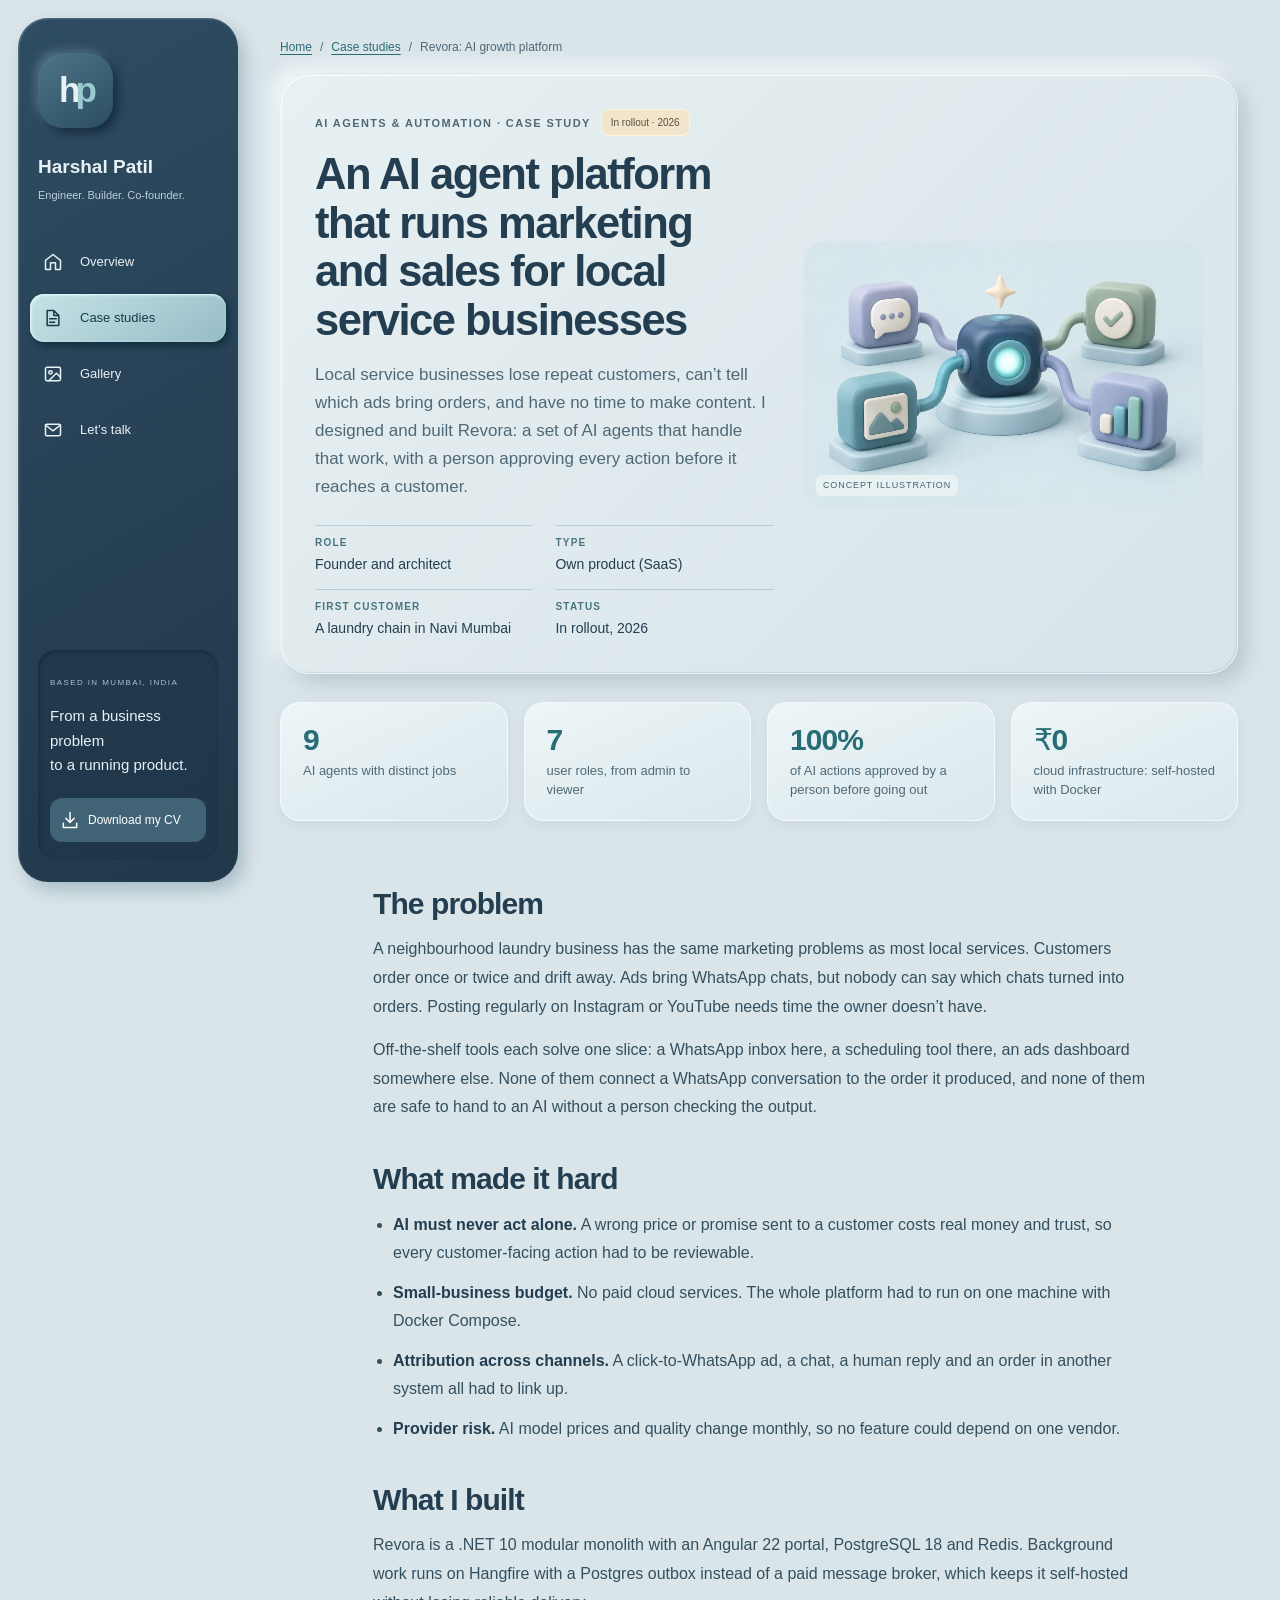
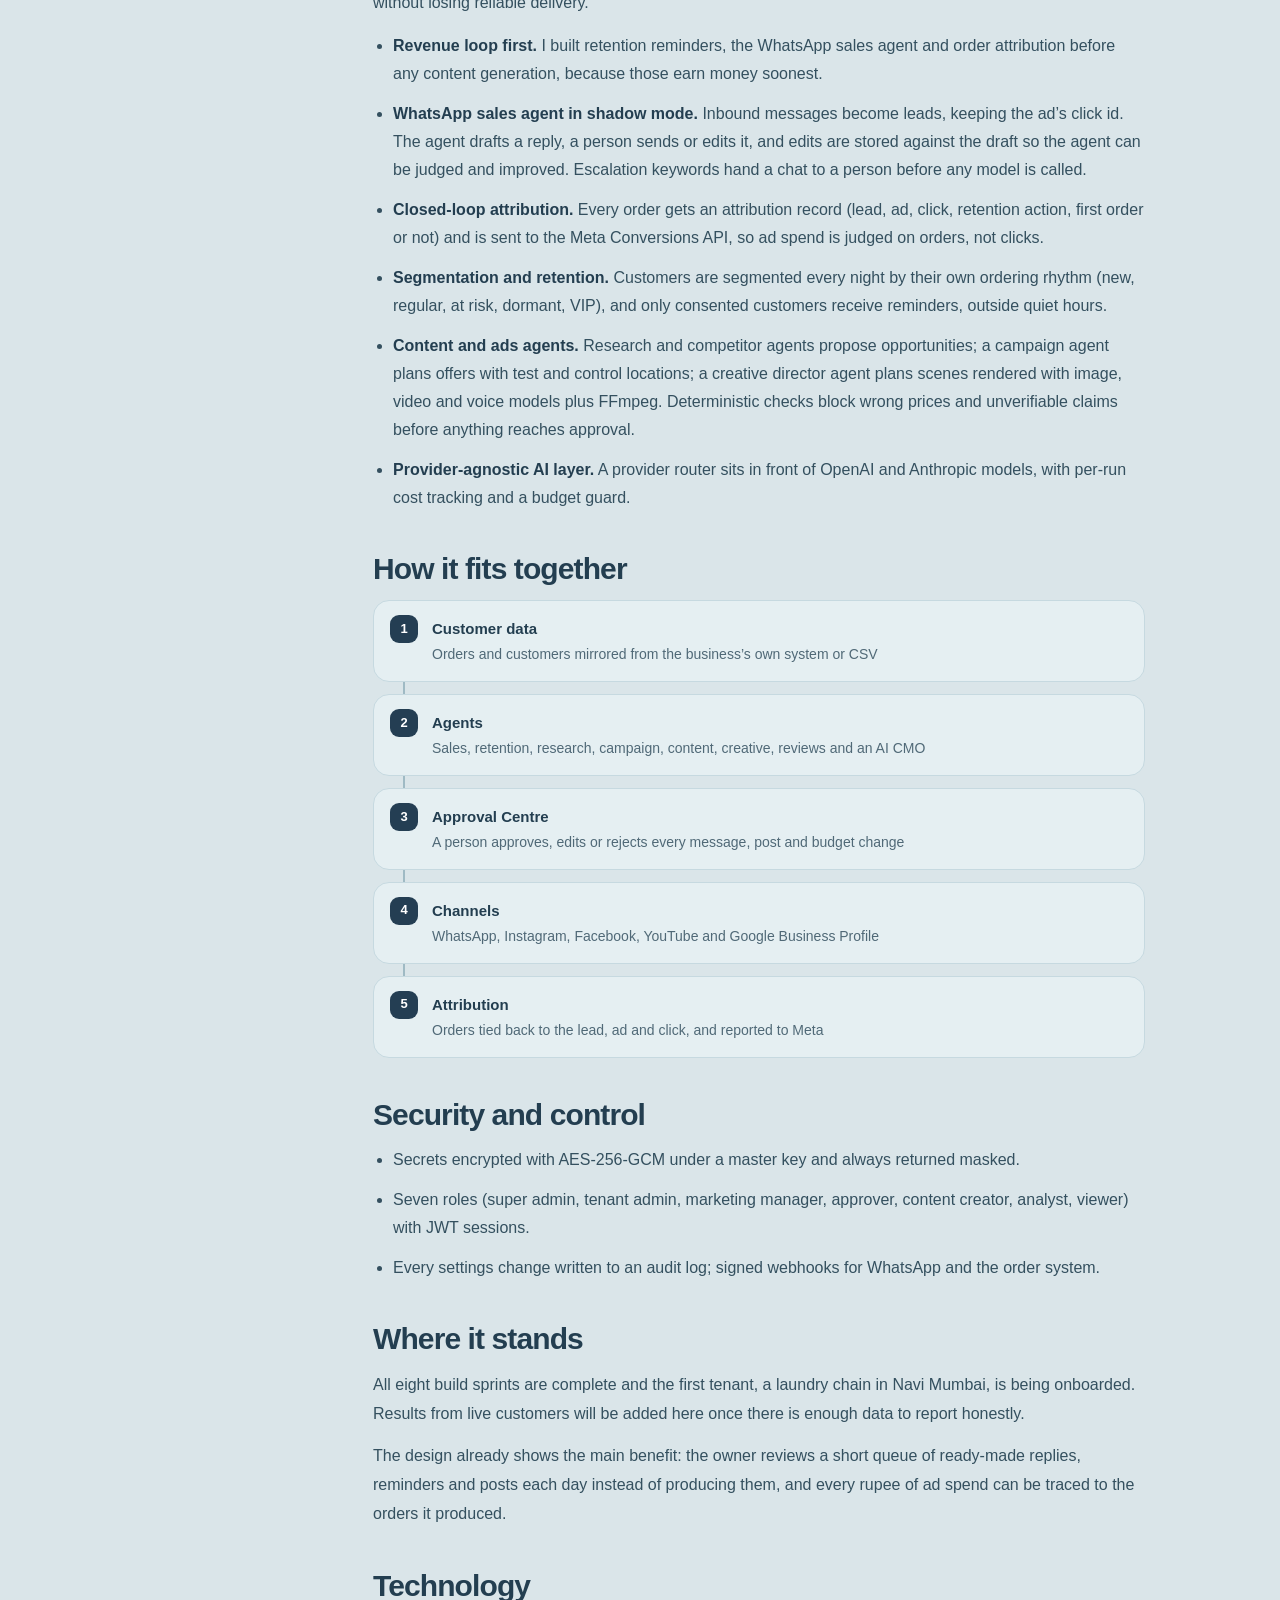
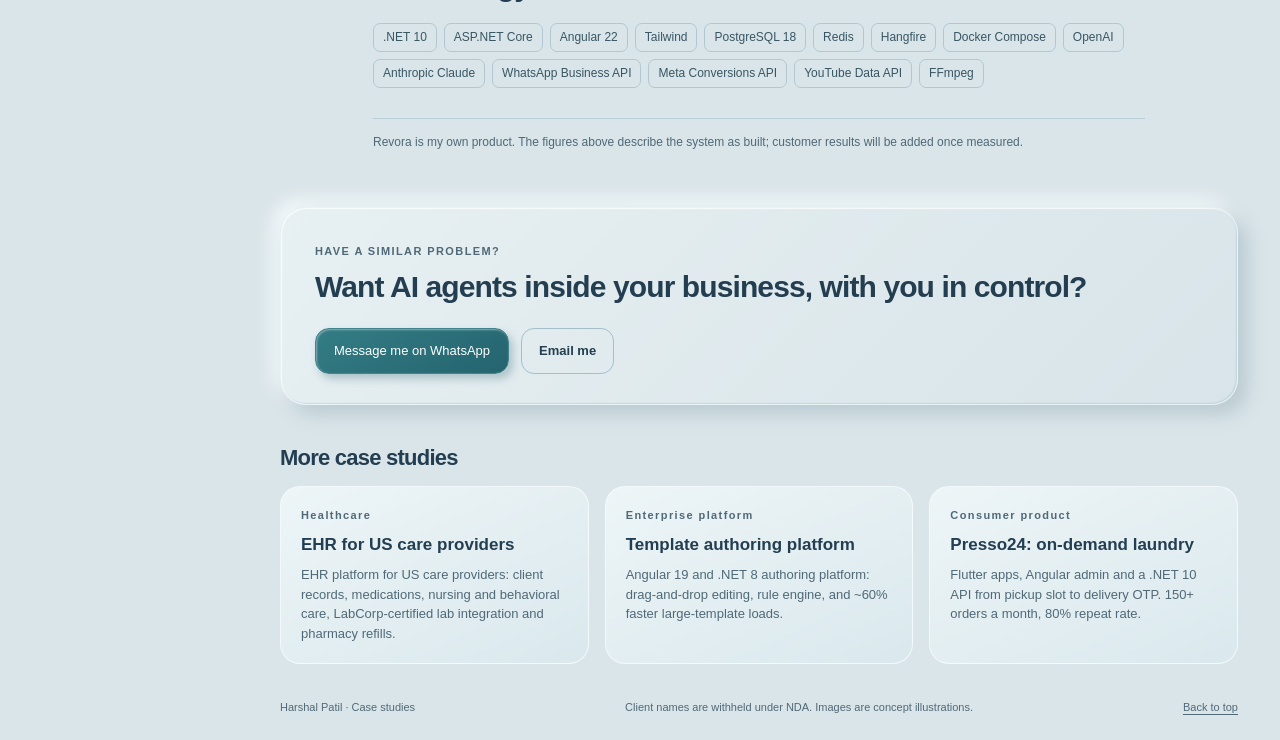
<file: work/revora-ai-growth-platform.html>
<!doctype html>
<html lang="en">
<head>
<meta charset="utf-8">
<meta name="viewport" content="width=device-width,initial-scale=1">
<title>Case Study: Building an AI Agent Platform in .NET for Local Businesses | Harshal Patil</title>
<meta name="description" content="How I designed Revora, a multi-tenant AI agent platform on .NET 10 and Angular that runs WhatsApp sales, retention, content and ad decisions for local service businesses, with a human approving every action.">
<link rel="canonical" href="https://harshal-r-patil.vercel.app/work/revora-ai-growth-platform">
<meta name="robots" content="index,follow,max-image-preview:large">
<meta name="author" content="Harshal Patil">
<meta name="theme-color" content="#243e53">
<meta property="og:type" content="article">
<meta property="og:site_name" content="Harshal Patil">
<meta property="og:url" content="https://harshal-r-patil.vercel.app/work/revora-ai-growth-platform">
<meta property="og:title" content="Case Study: Building an AI Agent Platform in .NET for Local Businesses | Harshal Patil">
<meta property="og:description" content="How I designed Revora, a multi-tenant AI agent platform on .NET 10 and Angular that runs WhatsApp sales, retention, content and ad decisions for local service businesses, with a human approving every action.">
<meta property="og:image" content="https://harshal-r-patil.vercel.app/assets/revora-agents.webp">
<meta name="twitter:card" content="summary_large_image">
<link rel="icon" href="data:image/svg+xml,%3Csvg xmlns='http://www.w3.org/2000/svg' viewBox='0 0 64 64'%3E%3Crect width='64' height='64' rx='18' fill='%23243e53'/%3E%3Ctext x='12' y='44' font-family='Arial' font-size='34' font-weight='bold' fill='%23b5dddd'%3Ehp%3C/text%3E%3C/svg%3E">
<link rel="stylesheet" href="../studio.css">
<link rel="stylesheet" href="../profile.css">
<link rel="stylesheet" href="../casestudy.css">
<script type="application/ld+json">{"@context": "https://schema.org", "@graph": [{"@type": "Article", "headline": "An AI agent platform that runs marketing and sales for local service businesses", "description": "How I designed Revora, a multi-tenant AI agent platform on .NET 10 and Angular that runs WhatsApp sales, retention, content and ad decisions for local service businesses, with a human approving every action.", "image": "https://harshal-r-patil.vercel.app/assets/revora-agents.webp", "author": {"@type": "Person", "@id": "https://harshal-r-patil.vercel.app/#person", "name": "Harshal Patil", "url": "https://harshal-r-patil.vercel.app/"}, "publisher": {"@type": "Person", "@id": "https://harshal-r-patil.vercel.app/#person", "name": "Harshal Patil"}, "datePublished": "2026-10-01", "dateModified": "2026-10-01", "mainEntityOfPage": "https://harshal-r-patil.vercel.app/work/revora-ai-growth-platform", "about": ["AI agents", "LLM orchestration", ".NET", "WhatsApp Business API", "marketing automation"], "inLanguage": "en"}, {"@type": "BreadcrumbList", "itemListElement": [{"@type": "ListItem", "position": 1, "name": "Home", "item": "https://harshal-r-patil.vercel.app/"}, {"@type": "ListItem", "position": 2, "name": "Case studies", "item": "https://harshal-r-patil.vercel.app/work/"}, {"@type": "ListItem", "position": 3, "name": "Revora: AI growth platform", "item": "https://harshal-r-patil.vercel.app/work/revora-ai-growth-platform"}]}]}</script>
</head>
<body class="profile-v2 cs-page">
<a class="skip" href="#main">Skip to content</a>
<aside class="sidebar">
<a class="brand" href="../" aria-label="Harshal Patil home">h<span>p</span></a>
<div class="identity"><strong>Harshal Patil</strong><span>Engineer. Builder. Co-founder.</span></div>
<nav aria-label="Profile">
<a href="../"><span aria-hidden="true"><svg viewBox="0 0 24 24"><path d="m3 10 9-7 9 7v10a1 1 0 0 1-1 1h-5v-8H9v8H4a1 1 0 0 1-1-1z"/></svg></span>Overview</a>
<a class="active" aria-current="page" href="./"><span aria-hidden="true"><svg viewBox="0 0 24 24"><path d="M13 3H5v18h14V9zm0 0v6h6M8 13h8m-8 4h6"/></svg></span>Case studies</a>
<a href="../gallery"><span aria-hidden="true"><svg viewBox="0 0 24 24"><rect x="3" y="4" width="18" height="16" rx="2"/><circle cx="9" cy="10" r="2"/><path d="m21 16-5-5-9 9"/></svg></span>Gallery</a>
<a href="../#contact"><span aria-hidden="true"><svg viewBox="0 0 24 24"><rect x="3" y="5" width="18" height="14" rx="2"/><path d="m3 6 9 7 9-7"/></svg></span>Let’s talk</a>
</nav>
<div class="sidebar-note">
<span class="tiny-label">BASED IN MUMBAI, INDIA</span>
<p>From a business problem<br>to a running product.</p>
<a href="../assets/harshal-patil-cv.pdf" download="Harshal-Patil-CV.pdf" class="sidebar-cv"><span aria-hidden="true"><svg viewBox="0 0 24 24"><path d="M12 3v12m-5-5 5 5 5-5M4 16v5h16v-5"/></svg></span>Download my CV</a>
</div>
</aside>
<main id="main">
<nav class="cs-crumbs" aria-label="Breadcrumb"><a href="../">Home</a><span aria-hidden="true">/</span><a href="./">Case studies</a><span aria-hidden="true">/</span><span aria-current="page">Revora: AI growth platform</span></nav>
<article class="cs-article">
<header class="cs-hero clay">
<div class="cs-hero-copy">
<span class="eyebrow">AI AGENTS &amp; AUTOMATION · CASE STUDY</span><span class="cs-status">In rollout · 2026</span>
<h1>An AI agent platform that runs marketing and sales for local service businesses</h1>
<p class="cs-lede">Local service businesses lose repeat customers, can’t tell which ads bring orders, and have no time to make content. I designed and built Revora: a set of AI agents that handle that work, with a person approving every action before it reaches a customer.</p>
<dl class="cs-facts"><div><dt>Role</dt><dd>Founder and architect</dd></div><div><dt>Type</dt><dd>Own product (SaaS)</dd></div><div><dt>First customer</dt><dd>A laundry chain in Navi Mumbai</dd></div><div><dt>Status</dt><dd>In rollout, 2026</dd></div></dl>
</div>
<figure class="cs-hero-art"><img src="../assets/revora-agents.webp" alt="Illustration of connected AI tools for messages, approvals, creative work and analytics" width="1536" height="1024"><figcaption>Concept illustration</figcaption></figure>
</header>
<div class="cs-stats"><div class="cs-stat"><b>9</b><span>AI agents with distinct jobs</span></div><div class="cs-stat"><b>7</b><span>user roles, from admin to viewer</span></div><div class="cs-stat"><b>100%</b><span>of AI actions approved by a person before going out</span></div><div class="cs-stat"><b>₹0</b><span>cloud infrastructure: self-hosted with Docker</span></div></div>
<div class="cs-body">
<section class="cs-section" id="problem"><h2>The problem</h2><p>A neighbourhood laundry business has the same marketing problems as most local services. Customers order once or twice and drift away. Ads bring WhatsApp chats, but nobody can say which chats turned into orders. Posting regularly on Instagram or YouTube needs time the owner doesn’t have.</p><p>Off-the-shelf tools each solve one slice: a WhatsApp inbox here, a scheduling tool there, an ads dashboard somewhere else. None of them connect a WhatsApp conversation to the order it produced, and none of them are safe to hand to an AI without a person checking the output.</p></section><section class="cs-section" id="constraints"><h2>What made it hard</h2><ul><li><b>AI must never act alone.</b> A wrong price or promise sent to a customer costs real money and trust, so every customer-facing action had to be reviewable.</li><li><b>Small-business budget.</b> No paid cloud services. The whole platform had to run on one machine with Docker Compose.</li><li><b>Attribution across channels.</b> A click-to-WhatsApp ad, a chat, a human reply and an order in another system all had to link up.</li><li><b>Provider risk.</b> AI model prices and quality change monthly, so no feature could depend on one vendor.</li></ul></section><section class="cs-section" id="approach"><h2>What I built</h2><p>Revora is a .NET 10 modular monolith with an Angular 22 portal, PostgreSQL 18 and Redis. Background work runs on Hangfire with a Postgres outbox instead of a paid message broker, which keeps it self-hosted without losing reliable delivery.</p><ul><li><b>Revenue loop first.</b> I built retention reminders, the WhatsApp sales agent and order attribution before any content generation, because those earn money soonest.</li><li><b>WhatsApp sales agent in shadow mode.</b> Inbound messages become leads, keeping the ad’s click id. The agent drafts a reply, a person sends or edits it, and edits are stored against the draft so the agent can be judged and improved. Escalation keywords hand a chat to a person before any model is called.</li><li><b>Closed-loop attribution.</b> Every order gets an attribution record (lead, ad, click, retention action, first order or not) and is sent to the Meta Conversions API, so ad spend is judged on orders, not clicks.</li><li><b>Segmentation and retention.</b> Customers are segmented every night by their own ordering rhythm (new, regular, at risk, dormant, VIP), and only consented customers receive reminders, outside quiet hours.</li><li><b>Content and ads agents.</b> Research and competitor agents propose opportunities; a campaign agent plans offers with test and control locations; a creative director agent plans scenes rendered with image, video and voice models plus FFmpeg. Deterministic checks block wrong prices and unverifiable claims before anything reaches approval.</li><li><b>Provider-agnostic AI layer.</b> A provider router sits in front of OpenAI and Anthropic models, with per-run cost tracking and a budget guard.</li></ul></section><section class="cs-section" id="architecture"><h2>How it fits together</h2><ol class="cs-flow" aria-label="How it fits together"><li><b>Customer data</b><span>Orders and customers mirrored from the business’s own system or CSV</span></li><li><b>Agents</b><span>Sales, retention, research, campaign, content, creative, reviews and an AI CMO</span></li><li><b>Approval Centre</b><span>A person approves, edits or rejects every message, post and budget change</span></li><li><b>Channels</b><span>WhatsApp, Instagram, Facebook, YouTube and Google Business Profile</span></li><li><b>Attribution</b><span>Orders tied back to the lead, ad and click, and reported to Meta</span></li></ol></section><section class="cs-section" id="security"><h2>Security and control</h2><ul><li>Secrets encrypted with AES-256-GCM under a master key and always returned masked.</li><li>Seven roles (super admin, tenant admin, marketing manager, approver, content creator, analyst, viewer) with JWT sessions.</li><li>Every settings change written to an audit log; signed webhooks for WhatsApp and the order system.</li></ul></section><section class="cs-section" id="results"><h2>Where it stands</h2><p>All eight build sprints are complete and the first tenant, a laundry chain in Navi Mumbai, is being onboarded. Results from live customers will be added here once there is enough data to report honestly.</p><p>The design already shows the main benefit: the owner reviews a short queue of ready-made replies, reminders and posts each day instead of producing them, and every rupee of ad spend can be traced to the orders it produced.</p></section>
<section class="cs-section" id="stack"><h2>Technology</h2><div class="tag-list cs-stack"><span>.NET 10</span><span>ASP.NET Core</span><span>Angular 22</span><span>Tailwind</span><span>PostgreSQL 18</span><span>Redis</span><span>Hangfire</span><span>Docker Compose</span><span>OpenAI</span><span>Anthropic Claude</span><span>WhatsApp Business API</span><span>Meta Conversions API</span><span>YouTube Data API</span><span>FFmpeg</span></div></section>
<p class="cs-note">Revora is my own product. The figures above describe the system as built; customer results will be added once measured.</p>
</div>
</article>
<section class="cs-cta clay">
<div><span class="eyebrow">HAVE A SIMILAR PROBLEM?</span><h2>Want AI agents inside your business, with you in control?</h2></div>
<div class="cs-cta-actions"><a class="primary" href="https://wa.me/917710020095?text=Hi%20Harshal%2C%20I%20read%20the%20Revora%20case%20study%20and%20want%20to%20discuss%20AI%20agents%20for%20my%20business." target="_blank" rel="noopener noreferrer">Message me on WhatsApp</a><a class="secondary" href="mailto:harshalp@bit2sky.com?subject=Revora: AI growth platform%20-%20project%20enquiry">Email me</a></div>
</section>
<section class="cs-related"><h2>More case studies</h2><div class="cs-related-grid"><a class="cs-related-card" href="ehr-residential-care"><span class="eyebrow">Healthcare</span><strong>EHR for US care providers</strong><small>EHR platform for US care providers: client records, medications, nursing and behavioral care, LabCorp-certified lab integration and pharmacy refills.</small></a><a class="cs-related-card" href="template-authoring-performance"><span class="eyebrow">Enterprise platform</span><strong>Template authoring platform</strong><small>Angular 19 and .NET 8 authoring platform: drag-and-drop editing, rule engine, and ~60% faster large-template loads.</small></a><a class="cs-related-card" href="presso24-laundry-app"><span class="eyebrow">Consumer product</span><strong>Presso24: on-demand laundry</strong><small>Flutter apps, Angular admin and a .NET 10 API from pickup slot to delivery OTP. 150+ orders a month, 80% repeat rate.</small></a></div></section>
<footer><span>Harshal Patil · Case studies</span><span>Client names are withheld under NDA. Images are concept illustrations.</span><a href="#main">Back to top</a></footer>
</main>
</body>
</html>
</file>
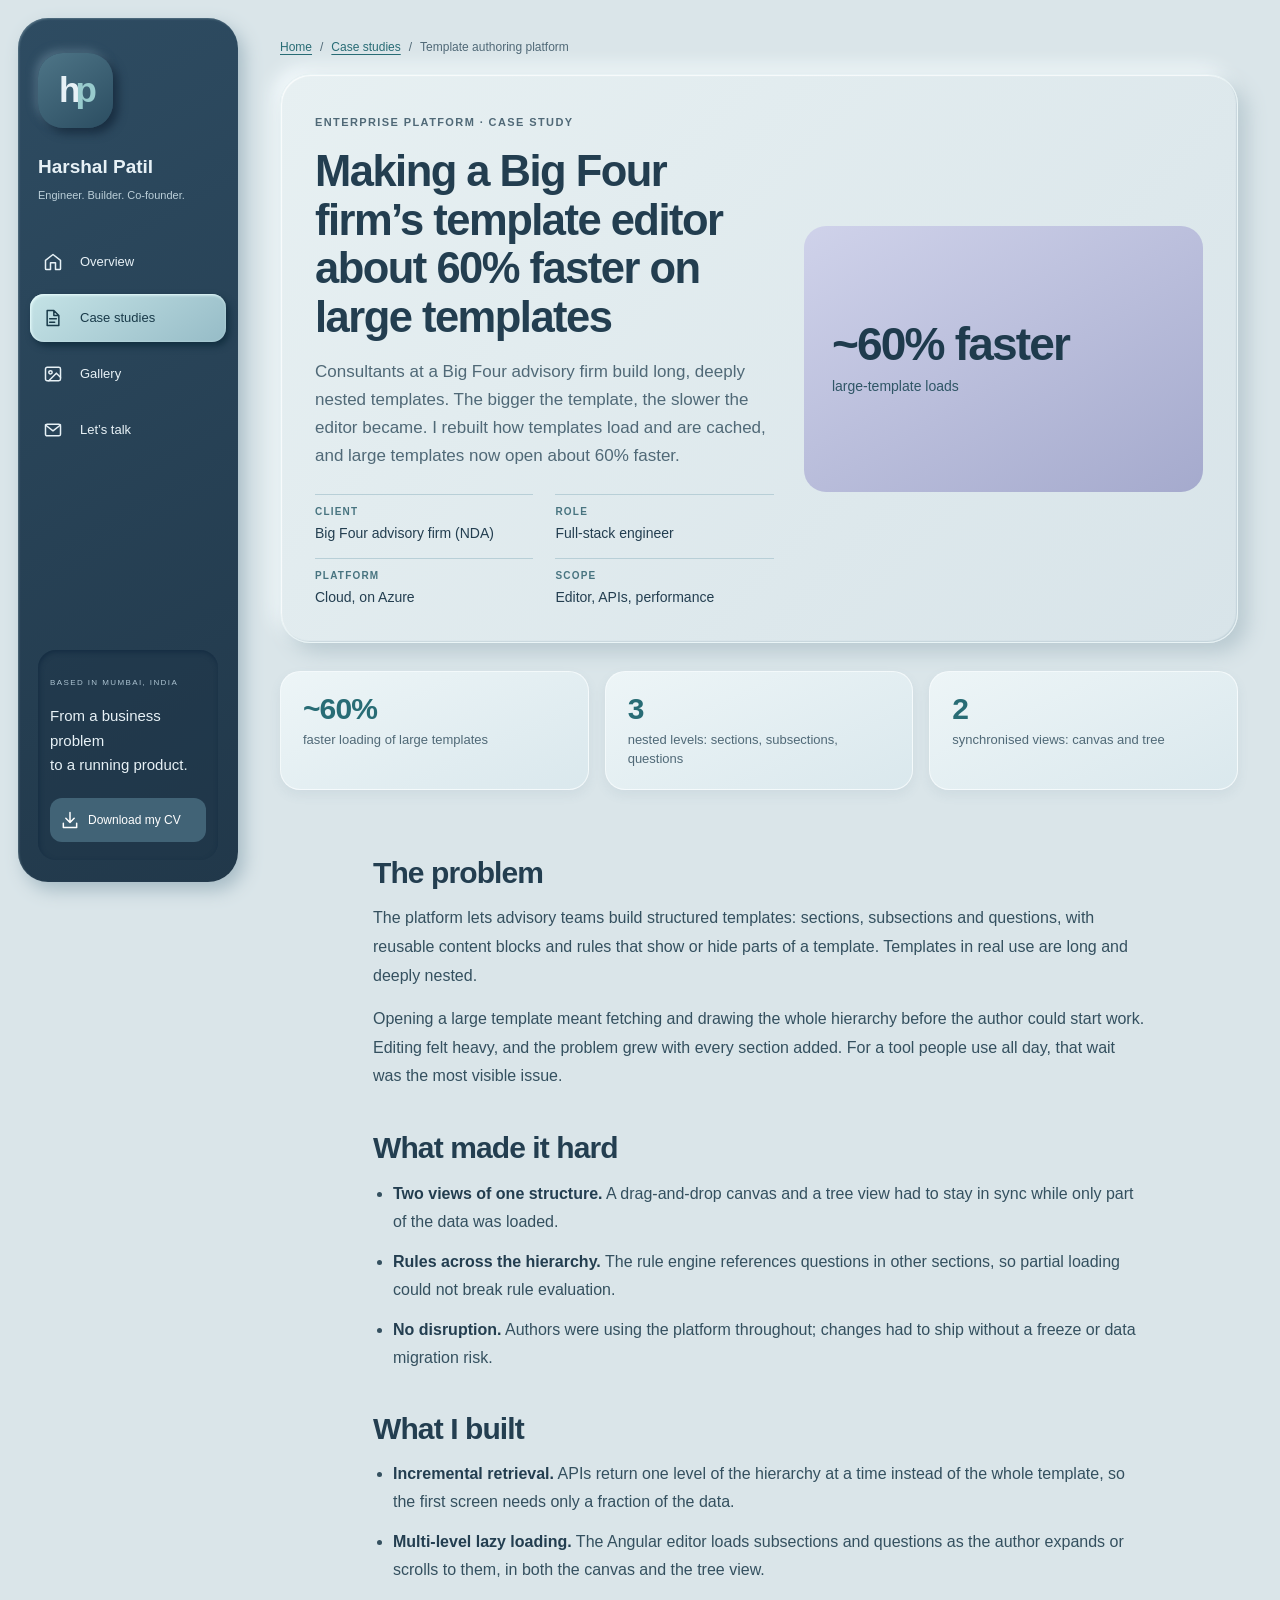
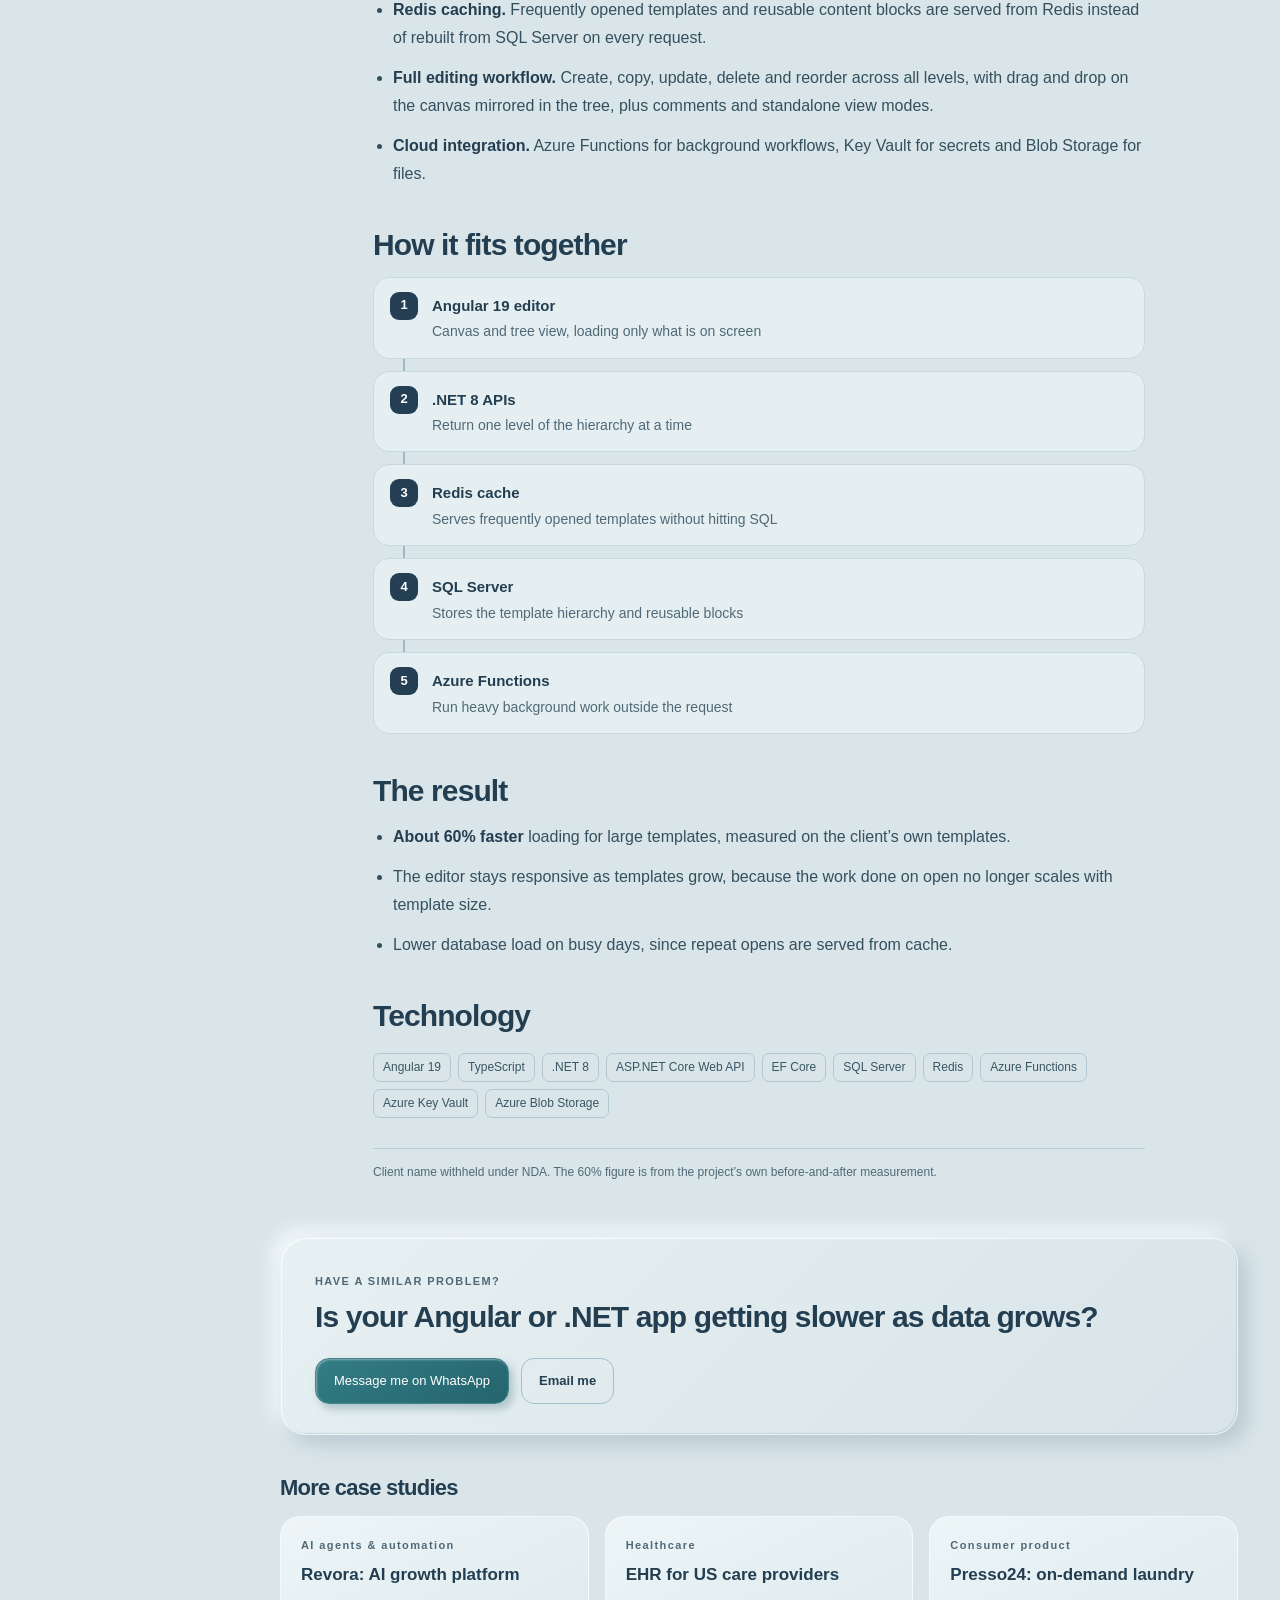
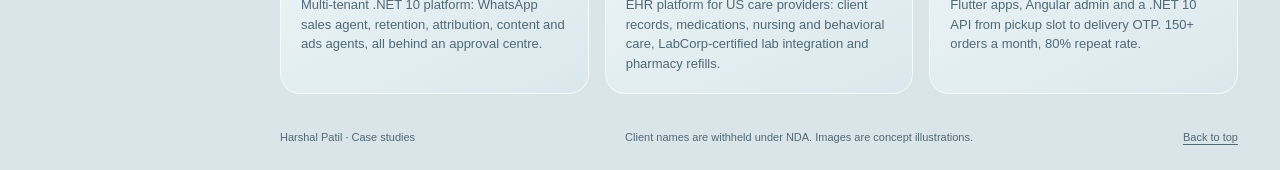
<file: work/template-authoring-performance.html>
<!doctype html>
<html lang="en">
<head>
<meta charset="utf-8">
<meta name="viewport" content="width=device-width,initial-scale=1">
<title>Case Study: 60% Faster Template Loading with Angular 19 and .NET 8 | Harshal Patil</title>
<meta name="description" content="How I rebuilt loading for a Big Four firm’s template authoring platform with incremental retrieval, multi-level lazy loading and Redis caching, cutting large-template load times by about 60%.">
<link rel="canonical" href="https://harshal-r-patil.vercel.app/work/template-authoring-performance">
<meta name="robots" content="index,follow,max-image-preview:large">
<meta name="author" content="Harshal Patil">
<meta name="theme-color" content="#243e53">
<meta property="og:type" content="article">
<meta property="og:site_name" content="Harshal Patil">
<meta property="og:url" content="https://harshal-r-patil.vercel.app/work/template-authoring-performance">
<meta property="og:title" content="Case Study: 60% Faster Template Loading with Angular 19 and .NET 8 | Harshal Patil">
<meta property="og:description" content="How I rebuilt loading for a Big Four firm’s template authoring platform with incremental retrieval, multi-level lazy loading and Redis caching, cutting large-template load times by about 60%.">
<meta property="og:image" content="https://harshal-r-patil.vercel.app/assets/og-image.jpg">
<meta name="twitter:card" content="summary_large_image">
<link rel="icon" href="data:image/svg+xml,%3Csvg xmlns='http://www.w3.org/2000/svg' viewBox='0 0 64 64'%3E%3Crect width='64' height='64' rx='18' fill='%23243e53'/%3E%3Ctext x='12' y='44' font-family='Arial' font-size='34' font-weight='bold' fill='%23b5dddd'%3Ehp%3C/text%3E%3C/svg%3E">
<link rel="stylesheet" href="../studio.css">
<link rel="stylesheet" href="../profile.css">
<link rel="stylesheet" href="../casestudy.css">
<script type="application/ld+json">{"@context": "https://schema.org", "@graph": [{"@type": "Article", "headline": "Making a Big Four firm’s template editor about 60% faster on large templates", "description": "How I rebuilt loading for a Big Four firm’s template authoring platform with incremental retrieval, multi-level lazy loading and Redis caching, cutting large-template load times by about 60%.", "image": "https://harshal-r-patil.vercel.app/assets/og-image.jpg", "author": {"@type": "Person", "@id": "https://harshal-r-patil.vercel.app/#person", "name": "Harshal Patil", "url": "https://harshal-r-patil.vercel.app/"}, "publisher": {"@type": "Person", "@id": "https://harshal-r-patil.vercel.app/#person", "name": "Harshal Patil"}, "datePublished": "2026-10-01", "dateModified": "2026-10-01", "mainEntityOfPage": "https://harshal-r-patil.vercel.app/work/template-authoring-performance", "about": ["Angular performance", ".NET 8", "Redis caching", "lazy loading", "enterprise platform"], "inLanguage": "en"}, {"@type": "BreadcrumbList", "itemListElement": [{"@type": "ListItem", "position": 1, "name": "Home", "item": "https://harshal-r-patil.vercel.app/"}, {"@type": "ListItem", "position": 2, "name": "Case studies", "item": "https://harshal-r-patil.vercel.app/work/"}, {"@type": "ListItem", "position": 3, "name": "Template authoring platform", "item": "https://harshal-r-patil.vercel.app/work/template-authoring-performance"}]}]}</script>
</head>
<body class="profile-v2 cs-page">
<a class="skip" href="#main">Skip to content</a>
<aside class="sidebar">
<a class="brand" href="../" aria-label="Harshal Patil home">h<span>p</span></a>
<div class="identity"><strong>Harshal Patil</strong><span>Engineer. Builder. Co-founder.</span></div>
<nav aria-label="Profile">
<a href="../"><span aria-hidden="true"><svg viewBox="0 0 24 24"><path d="m3 10 9-7 9 7v10a1 1 0 0 1-1 1h-5v-8H9v8H4a1 1 0 0 1-1-1z"/></svg></span>Overview</a>
<a class="active" aria-current="page" href="./"><span aria-hidden="true"><svg viewBox="0 0 24 24"><path d="M13 3H5v18h14V9zm0 0v6h6M8 13h8m-8 4h6"/></svg></span>Case studies</a>
<a href="../gallery"><span aria-hidden="true"><svg viewBox="0 0 24 24"><rect x="3" y="4" width="18" height="16" rx="2"/><circle cx="9" cy="10" r="2"/><path d="m21 16-5-5-9 9"/></svg></span>Gallery</a>
<a href="../#contact"><span aria-hidden="true"><svg viewBox="0 0 24 24"><rect x="3" y="5" width="18" height="14" rx="2"/><path d="m3 6 9 7 9-7"/></svg></span>Let’s talk</a>
</nav>
<div class="sidebar-note">
<span class="tiny-label">BASED IN MUMBAI, INDIA</span>
<p>From a business problem<br>to a running product.</p>
<a href="../assets/harshal-patil-cv.pdf" download="Harshal-Patil-CV.pdf" class="sidebar-cv"><span aria-hidden="true"><svg viewBox="0 0 24 24"><path d="M12 3v12m-5-5 5 5 5-5M4 16v5h16v-5"/></svg></span>Download my CV</a>
</div>
</aside>
<main id="main">
<nav class="cs-crumbs" aria-label="Breadcrumb"><a href="../">Home</a><span aria-hidden="true">/</span><a href="./">Case studies</a><span aria-hidden="true">/</span><span aria-current="page">Template authoring platform</span></nav>
<article class="cs-article">
<header class="cs-hero clay">
<div class="cs-hero-copy">
<span class="eyebrow">ENTERPRISE PLATFORM · CASE STUDY</span>
<h1>Making a Big Four firm’s template editor about 60% faster on large templates</h1>
<p class="cs-lede">Consultants at a Big Four advisory firm build long, deeply nested templates. The bigger the template, the slower the editor became. I rebuilt how templates load and are cached, and large templates now open about 60% faster.</p>
<dl class="cs-facts"><div><dt>Client</dt><dd>Big Four advisory firm (NDA)</dd></div><div><dt>Role</dt><dd>Full-stack engineer</dd></div><div><dt>Platform</dt><dd>Cloud, on Azure</dd></div><div><dt>Scope</dt><dd>Editor, APIs, performance</dd></div></dl>
</div>
<div class="cs-hero-art cs-tile tile-lilac" aria-hidden="true"><strong>~60% faster</strong><span>large-template loads</span></div>
</header>
<div class="cs-stats"><div class="cs-stat"><b>~60%</b><span>faster loading of large templates</span></div><div class="cs-stat"><b>3</b><span>nested levels: sections, subsections, questions</span></div><div class="cs-stat"><b>2</b><span>synchronised views: canvas and tree</span></div></div>
<div class="cs-body">
<section class="cs-section" id="problem"><h2>The problem</h2><p>The platform lets advisory teams build structured templates: sections, subsections and questions, with reusable content blocks and rules that show or hide parts of a template. Templates in real use are long and deeply nested.</p><p>Opening a large template meant fetching and drawing the whole hierarchy before the author could start work. Editing felt heavy, and the problem grew with every section added. For a tool people use all day, that wait was the most visible issue.</p></section><section class="cs-section" id="constraints"><h2>What made it hard</h2><ul><li><b>Two views of one structure.</b> A drag-and-drop canvas and a tree view had to stay in sync while only part of the data was loaded.</li><li><b>Rules across the hierarchy.</b> The rule engine references questions in other sections, so partial loading could not break rule evaluation.</li><li><b>No disruption.</b> Authors were using the platform throughout; changes had to ship without a freeze or data migration risk.</li></ul></section><section class="cs-section" id="approach"><h2>What I built</h2><ul><li><b>Incremental retrieval.</b> APIs return one level of the hierarchy at a time instead of the whole template, so the first screen needs only a fraction of the data.</li><li><b>Multi-level lazy loading.</b> The Angular editor loads subsections and questions as the author expands or scrolls to them, in both the canvas and the tree view.</li><li><b>Redis caching.</b> Frequently opened templates and reusable content blocks are served from Redis instead of rebuilt from SQL Server on every request.</li><li><b>Full editing workflow.</b> Create, copy, update, delete and reorder across all levels, with drag and drop on the canvas mirrored in the tree, plus comments and standalone view modes.</li><li><b>Cloud integration.</b> Azure Functions for background workflows, Key Vault for secrets and Blob Storage for files.</li></ul></section><section class="cs-section" id="architecture"><h2>How it fits together</h2><ol class="cs-flow" aria-label="How it fits together"><li><b>Angular 19 editor</b><span>Canvas and tree view, loading only what is on screen</span></li><li><b>.NET 8 APIs</b><span>Return one level of the hierarchy at a time</span></li><li><b>Redis cache</b><span>Serves frequently opened templates without hitting SQL</span></li><li><b>SQL Server</b><span>Stores the template hierarchy and reusable blocks</span></li><li><b>Azure Functions</b><span>Run heavy background work outside the request</span></li></ol></section><section class="cs-section" id="results"><h2>The result</h2><ul><li><b>About 60% faster</b> loading for large templates, measured on the client’s own templates.</li><li>The editor stays responsive as templates grow, because the work done on open no longer scales with template size.</li><li>Lower database load on busy days, since repeat opens are served from cache.</li></ul></section>
<section class="cs-section" id="stack"><h2>Technology</h2><div class="tag-list cs-stack"><span>Angular 19</span><span>TypeScript</span><span>.NET 8</span><span>ASP.NET Core Web API</span><span>EF Core</span><span>SQL Server</span><span>Redis</span><span>Azure Functions</span><span>Azure Key Vault</span><span>Azure Blob Storage</span></div></section>
<p class="cs-note">Client name withheld under NDA. The 60% figure is from the project’s own before-and-after measurement.</p>
</div>
</article>
<section class="cs-cta clay">
<div><span class="eyebrow">HAVE A SIMILAR PROBLEM?</span><h2>Is your Angular or .NET app getting slower as data grows?</h2></div>
<div class="cs-cta-actions"><a class="primary" href="https://wa.me/917710020095?text=Hi%20Harshal%2C%20I%20read%20the%20template%20platform%20case%20study.%20Our%20app%20has%20a%20performance%20problem%20I%27d%20like%20to%20discuss." target="_blank" rel="noopener noreferrer">Message me on WhatsApp</a><a class="secondary" href="mailto:harshalp@bit2sky.com?subject=Template authoring platform%20-%20project%20enquiry">Email me</a></div>
</section>
<section class="cs-related"><h2>More case studies</h2><div class="cs-related-grid"><a class="cs-related-card" href="revora-ai-growth-platform"><span class="eyebrow">AI agents &amp; automation</span><strong>Revora: AI growth platform</strong><small>Multi-tenant .NET 10 platform: WhatsApp sales agent, retention, attribution, content and ads agents, all behind an approval centre.</small></a><a class="cs-related-card" href="ehr-residential-care"><span class="eyebrow">Healthcare</span><strong>EHR for US care providers</strong><small>EHR platform for US care providers: client records, medications, nursing and behavioral care, LabCorp-certified lab integration and pharmacy refills.</small></a><a class="cs-related-card" href="presso24-laundry-app"><span class="eyebrow">Consumer product</span><strong>Presso24: on-demand laundry</strong><small>Flutter apps, Angular admin and a .NET 10 API from pickup slot to delivery OTP. 150+ orders a month, 80% repeat rate.</small></a></div></section>
<footer><span>Harshal Patil · Case studies</span><span>Client names are withheld under NDA. Images are concept illustrations.</span><a href="#main">Back to top</a></footer>
</main>
</body>
</html>
</file>
<file: studio.css>
:root{--bg:#dae5e9;--surface:#e3edf0;--ink:#233e50;--muted:#506977;--teal:#286c75;--navy:#243e53;--white:#f5fafb;--shadow:9px 9px 20px #b8c9d0,-7px -7px 18px #f5fbfd;--inner:inset 1px 1px 1px #ffffffc9,inset -1px -1px 1px #a0b6c25c;font-family:Arial,Helvetica,sans-serif;color:var(--ink);background:var(--bg);font-synthesis:none;scroll-behavior:smooth;scroll-padding-top:24px}
*{box-sizing:border-box}body{margin:0;line-height:1.5}a{color:inherit;text-decoration:none}button{font:inherit;color:inherit;cursor:pointer}button,a{-webkit-tap-highlight-color:transparent}button:focus-visible,a:focus-visible{outline:3px solid #205f83;outline-offset:5px}h1,h2,h3,p{margin:0}button{touch-action:manipulation}h1,h2,h3{line-height:1.15;letter-spacing:-.045em}button,a{transition:transform .2s ease,background .2s ease,box-shadow .2s ease}.clay{border:1px solid #eef8fab0;box-shadow:var(--shadow),var(--inner);background:linear-gradient(135deg,#e7f0f2,#d8e4e9);border-radius:28px}.sidebar{width:220px;position:fixed;inset:18px auto 18px 18px;background:linear-gradient(150deg,#2e4c62,#21384a);border-radius:30px;color:#e7f1f6;padding:35px 20px 22px;box-shadow:6px 8px 18px #a6bbc5,inset 1px 1px 2px #90aab769;display:flex;flex-direction:column;z-index:5}.brand{width:75px;height:75px;border-radius:25px;background:linear-gradient(145deg,#4e7587,#2b4d61);box-shadow:5px 5px 10px #182d40,-3px -3px 9px #527084;display:flex;align-items:center;justify-content:center;position:relative;font-size:35px;letter-spacing:-5px;font-weight:700}.brand span{color:#98cbcd}.brand i{position:absolute;width:12px;height:12px;background:#9bc5ad;border-radius:50%;right:-3px;bottom:3px;border:3px solid #304e62}.identity{margin-top:25px;display:flex;flex-direction:column;gap:5px}.identity strong{font-size:19px}.identity>span{font-size:13px;color:#bbcfd9}.sidebar nav{display:flex;flex-direction:column;gap:8px;margin:35px -8px}.sidebar nav a{display:flex;align-items:center;gap:13px;padding:14px 13px;border-radius:14px;font-size:13px;min-height:47px}.sidebar nav a>span{font-size:23px;width:24px;text-align:center;line-height:1}.sidebar nav a:hover{background:#456276}.sidebar nav a.active{color:#193a49;background:linear-gradient(145deg,#c5e3e6,#96bcc7);box-shadow:3px 4px 7px #122f40,inset 1px 1px 3px #ecffff}.sidebar-note{margin-top:auto;padding:18px 14px;background:#1e35477a;border-radius:18px;box-shadow:inset 1px 2px 5px #142c42}.tiny-label{font-size:8px;letter-spacing:1.4px;color:#abc2d0}.sidebar-note p{font-size:17px;margin:12px 0}.sidebar-note>span:last-child{font-size:11px;color:#aac0ca}.source-link{font-size:11px;padding:20px 5px 0;display:flex;justify-content:space-between}main{max-width:1580px;margin-left:238px;padding:38px 42px 20px}header{display:flex;justify-content:space-between;align-items:center;margin-bottom:32px;gap:20px}.eyebrow{font-size:10px;letter-spacing:1.8px;font-weight:700;color:var(--muted);line-height:1.5}h1{font-size:25px;margin-top:7px;letter-spacing:-.025em}.subtle{background:#e1ebee;border:1px solid #edf7f9;border-radius:13px;padding:11px 15px;box-shadow:4px 4px 9px #bbced5,-3px -3px 8px #edf5f8;font-size:12px;min-height:44px;white-space:nowrap}.subtle span{margin-left:12px}.hero{min-height:400px;display:grid;grid-template-columns:46% 54%;overflow:hidden;position:relative;background:#dce8ec}.hero-copy{padding:38px 0 37px 42px;position:relative;z-index:1}.badge{font-size:9px;letter-spacing:1.4px;font-weight:700;display:flex;align-items:center;gap:8px}.badge i{width:7px;height:7px;border-radius:50%;background:#448974;box-shadow:0 0 0 4px #bdd9d7}.hero h2{font-size:70px;line-height:1.03;letter-spacing:-5px;margin:25px 0 17px}.hero h2>span{color:#43848a}.hero p{font-size:16px;line-height:1.6;color:#466170}.primary{display:inline-flex;gap:34px;align-items:center;padding:13px 18px;background:linear-gradient(150deg,#347d85,#24646e);box-shadow:4px 5px 9px #adc3c9,inset 1px 1px 2px #8bafb6;border-radius:14px;color:white;font-size:13px;margin-top:24px;min-height:46px}.primary:hover{transform:translateY(-2px);box-shadow:5px 7px 12px #a5bec8}.hero-foot{font-size:10px;color:var(--muted);margin-top:24px}.hero-art{position:relative;align-self:stretch;min-width:0;display:flex;align-items:center}.hero-art img{width:119%;height:auto;max-height:100%;object-fit:contain;margin-left:-16%;mix-blend-mode:multiply}.image-caption{position:absolute;bottom:14px;right:18px;font-size:9px;color:#456271;background:#e6eef1b0;padding:4px 7px;border-radius:7px}.intro-grid{display:grid;grid-template-columns:repeat(3,1fr);gap:21px;margin-top:26px}.mini{padding:22px 18px;display:flex;gap:15px;align-items:center;border-radius:20px}.mini-icon{width:49px;height:53px;flex-shrink:0;display:grid;place-items:center;font-size:23px;font-weight:700;border-radius:15px;box-shadow:3px 3px 6px #acbec5,inset 1px 1px 2px #fff9}.teal{background:#b0d4d5}.purple{background:#c5c9e2}.cream{background:#e5dfcf}.mini h3{font-size:14px;letter-spacing:-.01em;margin:7px 0}.mini .eyebrow{font-size:8px}.mini p{font-size:10px;color:var(--muted)}.section{margin-top:40px;scroll-margin-top:28px}.section-heading{display:flex;justify-content:space-between;align-items:end;margin-bottom:22px;gap:20px}.section h2{font-size:28px;margin-top:6px}.quiet{font-size:11px;color:var(--muted);line-height:1.6}.work-grid{display:grid;grid-template-columns:1fr 1fr;gap:24px}.project{padding:10px;text-align:left;overflow:hidden}.project:hover{transform:translateY(-4px)}.project-art{height:205px;border-radius:21px;position:relative;overflow:hidden;display:grid;place-items:center;perspective:700px}.art-one{background:linear-gradient(135deg,#b8d5d8,#94b8c4)}.art-two{background:linear-gradient(135deg,#c8cce2,#a6adc9)}.paper{position:absolute;width:174px;height:122px;border-radius:13px;background:#e5f1f3;box-shadow:8px 16px 15px #567e9455;transform:rotateX(26deg) rotateY(-22deg) rotateZ(-9deg);border:2px solid #f6fbfb}.p-back{background:#8ea9bd;transform:rotateX(26deg) rotateY(-22deg) rotateZ(-9deg) translate(18px,12px)}.paper i{display:block;background:#62999e;width:42px;height:8px;border-radius:4px;margin:18px 13px 15px}.paper b{display:block;background:#b6ced7;width:98px;height:5px;border-radius:4px;margin:8px 13px}.paper b:nth-of-type(2){width:120px}.paper b:nth-of-type(3){width:75px}.paper em{position:absolute;right:17px;bottom:16px;background:#b7dada;color:#4e7f87;width:26px;height:26px;border-radius:8px;text-align:center;font-style:normal;font-weight:700}.art-label{position:absolute;left:16px;bottom:12px;font-size:8px;color:#355462;letter-spacing:1.5px}.project-info{padding:21px 13px 15px}.project-info>.eyebrow{font-size:8px}.project h3{font-size:19px;letter-spacing:-.03em;margin:9px 0}.project h3 span{float:right}.project p{font-size:12px;color:var(--muted);padding-right:15px}.network{width:230px;height:150px;position:relative;transform:rotate(-12deg)}.network i{position:absolute;display:block;width:44px;height:44px;border-radius:14px;box-shadow:5px 8px 8px #5c678951,inset 1px 2px 3px #fff9;background:linear-gradient(150deg,#e8edf9,#a6b3d3);z-index:2}.network i:nth-child(1){left:98px;top:56px;width:56px;height:56px;background:linear-gradient(150deg,#4d718c,#304964)}.network i:nth-child(2){left:8px;top:23px}.network i:nth-child(3){right:0;top:7px}.network i:nth-child(4){left:30px;bottom:0}.network i:nth-child(5){right:0;bottom:0}.network b{height:6px;width:190px;background:#7b94b5;position:absolute;top:64px;left:30px;transform:rotate(16deg);box-shadow:0 2px 2px #e3f0ff66}.network b:nth-last-child(2){transform:rotate(-35deg);top:77px}.network b:last-child{transform:rotate(30deg);top:100px}.motion-layout{display:grid;grid-template-columns:1.45fr 1fr;overflow:hidden;padding:10px}.scene-wrap{position:relative;min-height:405px;overflow:hidden;border-radius:23px;background:#c6dce1}#scene{width:100%;height:100%;display:block;position:absolute;inset:0;touch-action:pan-y}.scene-label{position:absolute;top:22px;left:24px;font-size:9px;letter-spacing:1.7px;display:flex;align-items:center;gap:8px;pointer-events:none}.scene-label i{width:6px;height:6px;background:#3b7b74;border-radius:50%}.scene-tip{position:absolute;bottom:18px;left:24px;font-size:10px;color:#446877;pointer-events:none}.motion-panel{padding:24px 26px 16px}.scene-options{margin-top:16px;display:flex;flex-direction:column;gap:9px}.scene-options button{border:1px solid transparent;text-align:left;background:transparent;display:flex;gap:12px;align-items:center;padding:13px 10px;border-radius:14px;width:100%;min-height:66px}.scene-options button.selected{background:#d0e1e6;border-color:#f4fcfd;box-shadow:inset 2px 2px 5px #adc6cf,inset -2px -2px 5px #f6fbfd}.scene-options button:hover{background:#d4e4e8}.scene-options button>span:last-child{margin-left:auto}.number{font-size:11px;color:#547181}.scene-options strong{display:block;font-size:13px}.scene-options small{display:block;font-size:10px;font-weight:400;margin-top:3px;color:var(--muted)}#motion-description{font-size:12px;color:var(--muted);margin:17px 0}.download-row{display:flex;gap:9px}.download-row a{display:flex;justify-content:space-between;gap:15px;border:1px solid #b6cbd4;border-radius:10px;padding:11px 13px;min-height:44px;font-size:11px;flex:1}.download-row a:hover{background:#f2f7f8}.footnote{font-size:9px;margin-top:10px;display:block}#scene-fallback{position:absolute;inset:0;padding:40px;background:#cfdee5}#scene-fallback a{text-decoration:underline}.story-grid{display:grid;grid-template-columns:1.2fr 1fr;gap:24px}.story,.personalization{padding:31px}.story h2{font-size:29px;margin:15px 0 20px}.story>p{font-size:13px;line-height:1.75;color:var(--muted);max-width:500px;margin-top:14px}.personalization{background:linear-gradient(135deg,#d1d9e7,#c8d3e1)}.personalization h2{margin-top:15px;font-size:25px}.personalization ul{padding:0;list-style:none;margin:26px 0}.personalization li{display:flex;align-items:center;gap:16px;font-size:13px;padding:12px 0;border-bottom:1px solid #b3c3d2}.personalization li>span{font-size:10px;color:#50627a}.asset-grid{display:grid;grid-template-columns:repeat(3,1fr);gap:24px}.asset{padding:9px;overflow:hidden;border-radius:22px;display:flex;flex-direction:column}.asset img{width:100%;height:160px;object-fit:cover;border-radius:15px;background:#dae6ea}.asset>span:last-child{font-size:12px;padding:14px 9px 10px;display:flex;justify-content:space-between}.asset:hover{transform:translateY(-3px)}.download-pack{padding:21px;background:linear-gradient(135deg,#afd1d2,#97bfc5)}.pack-icon{font-size:30px;line-height:1}.download-pack strong{font-size:17px;margin-top:16px}.download-pack p{font-size:11px;margin-top:10px;color:#345965}.download-pack>span:last-child{padding:10px 0 0;margin-top:auto}footer{display:flex;justify-content:space-between;gap:20px;font-size:10px;margin:40px 0 4px;color:var(--muted)}dialog{border:1px solid #fff;border-radius:25px;max-width:560px;width:calc(100% - 40px);padding:40px;background:#e5eef1;color:var(--ink);box-shadow:0 25px 120px #15314366}dialog::backdrop{background:#15314388;backdrop-filter:blur(5px)}dialog h2{font-size:29px;margin:18px 0}dialog p{font-size:14px;line-height:1.8}dialog .quiet{font-size:11px;margin-top:24px}#project-tags{display:flex;flex-wrap:wrap;gap:8px;margin-top:20px}#project-tags span{font-size:11px;padding:5px 9px;background:#bfd8df;border-radius:7px}.close{position:absolute;right:14px;top:13px;border:0;background:#d4e2e7;width:44px;height:44px;border-radius:50%;font-size:26px}.skip{position:fixed;top:8px;left:8px;transform:translateY(-150%);z-index:50;background:white;padding:12px}.skip:focus{transform:none}
body.render-only{overflow:hidden;background:#c6dce1}body.render-only>*{display:none}body.render-only>main{display:block;padding:0;margin:0;max-width:none}body.render-only main>*{display:none}body.render-only #motion{display:block;margin:0}body.render-only .section-heading,body.render-only .motion-panel{display:none}body.render-only .motion-layout{display:block;padding:0;border:0;box-shadow:none;border-radius:0}body.render-only .scene-wrap{height:100vh;border-radius:0}body.render-only .scene-label,body.render-only .scene-tip{display:none}
@media(min-width:1600px){main{margin-left:auto;padding-left:270px}.sidebar{left:max(18px,calc((100vw - 1580px)/2 + 18px))}}
@media(max-width:1200px){.sidebar{width:180px;padding:25px 16px}.identity strong{font-size:16px}main{margin-left:198px;padding:30px 28px}.hero-copy{padding-left:28px}.hero h2{font-size:60px}.mini{padding:17px 14px;gap:10px}.mini-icon{width:40px;height:45px;font-size:20px}.mini h3{font-size:12px}.mini p{font-size:10px}.intro-grid{gap:14px}.project h3{font-size:16px}.motion-panel{padding:20px 16px}.scene-wrap{min-height:425px}h1{font-size:21px}}
@media(max-width:960px){.sidebar{width:78px;padding:20px 10px}.brand{width:55px;height:55px;font-size:27px}.identity,.sidebar-note,.source-link{display:none}.sidebar nav{margin:32px 0;gap:14px}.sidebar nav a{font-size:0;justify-content:center;padding:12px 0;gap:0}.sidebar nav a>span{font-size:25px}main{margin-left:96px;padding:27px 24px}.intro-grid{grid-template-columns:1fr}.mini{padding:15px 20px}.mini h3{font-size:15px}.mini p{font-size:12px}.mini .eyebrow{font-size:9px}.intro-grid{gap:16px}.hero{min-height:405px;grid-template-columns:50% 50%}.hero-copy{padding:28px 0 30px 25px}.hero h2{font-size:56px;letter-spacing:-3px}.hero p{font-size:13px}.hero-foot{max-width:160px}.hero-art img{width:145%;margin-left:-30%}.motion-layout{grid-template-columns:1fr}.scene-wrap{height:380px;min-height:0}.motion-panel{padding:22px}.scene-options{flex-direction:row}.scene-options button>span:last-child{display:none}.scene-options button{padding:12px 9px;gap:8px;min-width:0}.scene-options small{font-size:9px}.scene-options strong{font-size:12px}.motion-panel .download-row{max-width:320px}.story-grid{grid-template-columns:1fr}.asset-grid{gap:14px}.asset img{height:115px}.download-pack{padding:16px}.download-pack strong{font-size:14px}.download-pack p{font-size:10px}.section-heading>.quiet{max-width:150px;text-align:right}.hero .badge{font-size:7px}header{align-items:flex-start}.subtle{font-size:10px;padding:10px}.subtle span{margin-left:4px}.work-grid{gap:18px}.project p{font-size:11px}}
@media(max-width:600px){.sidebar{inset:auto 12px 12px;width:auto;height:68px;flex-direction:row;border-radius:23px;padding:7px 12px;box-shadow:0 6px 20px #21394b55}.brand{display:none}.sidebar nav{margin:0;flex-direction:row;justify-content:space-around;width:100%;gap:0}.sidebar nav a{flex:1;min-height:52px;border-radius:13px;font-size:8px;display:flex;flex-direction:column;gap:2px;padding:5px 2px}.sidebar nav a>span{font-size:21px}.sidebar nav a.active{box-shadow:inset 1px 1px 2px #e3f6fa}main{margin:0;padding:24px 18px 100px}h1{font-size:18px;max-width:220px;line-height:1.3}.eyebrow{font-size:8px;letter-spacing:1.3px}header{margin-bottom:22px;gap:10px}.subtle{font-size:10px}.subtle span{display:none}.hero{display:flex;flex-direction:column;min-height:0}.hero-copy{padding:29px 26px 0}.hero h2{font-size:63px;margin-top:20px;line-height:.98}.hero h2 br{display:none}.hero h2 span{margin-left:0}.hero p{font-size:14px;margin-top:17px}.hero p br{display:none}.primary{margin-top:20px;font-size:12px}.hero-foot{max-width:none;font-size:9px;margin-top:15px}.hero-art{height:255px;width:100%;margin-top:-2px}.hero-art img{width:108%;height:285px;max-height:none;margin-left:-4%;object-fit:contain}.image-caption{font-size:8px;bottom:8px;right:12px}.intro-grid{margin-top:20px;gap:15px}.mini{border-radius:18px}.section{margin-top:32px}.section h2{font-size:25px}.section-heading{gap:12px;margin-bottom:18px}.section-heading>.quiet{font-size:9px;max-width:108px}.work-grid{grid-template-columns:1fr;gap:20px}.project h3{font-size:18px}.project p{font-size:12px}.project-art{height:200px}.scene-wrap{height:310px}.scene-options{flex-direction:column;gap:4px}.scene-options button{padding:13px 10px}.scene-options small{font-size:11px}.scene-options strong{font-size:14px}.scene-options button>span:last-child{display:block}.motion-panel{padding:22px 15px 15px}.scene-label{top:18px;left:17px;font-size:8px}.scene-tip{left:17px;font-size:9px}.story,.personalization{padding:27px}.story h2{font-size:27px}.asset-grid{grid-template-columns:1fr}.asset{border-radius:23px}.asset img{height:190px;object-position:center 35%}.download-pack{padding:25px;min-height:220px}.download-pack strong{font-size:20px}.download-pack p{font-size:13px}.download-pack>span:last-child{margin-top:20px}footer{flex-direction:column;font-size:9px;margin-top:30px;gap:5px}dialog{padding:35px 24px}dialog h2{font-size:25px}}
@media(prefers-reduced-motion:reduce){:root{scroll-behavior:auto}*,*::before,*::after{animation:none!important;transition:none!important}.project:hover,.asset:hover,.primary:hover{transform:none}}
</file>
<file: profile.css>
.profile-v2{--body-size:16px;font-size:var(--body-size)}.profile-v2 .eyebrow{font-size:11px;letter-spacing:1.4px}.profile-v2 .quiet{font-size:12px}.profile-v2 p{line-height:1.65}.profile-v2 h2{letter-spacing:-.035em}.profile-v2 button{border:0}.profile-v2 svg{width:20px;height:20px;stroke:currentColor;fill:none;stroke-width:1.8;stroke-linecap:round;stroke-linejoin:round;display:block;flex-shrink:0}.profile-v2 [data-icon]{display:inline-flex;align-items:center;justify-content:center}.sidebar nav [data-icon] svg{width:22px;height:22px}.profile-v2 .sidebar nav a{font-size:13px}.profile-v2 .identity>span{font-size:11px}.profile-v2 .sidebar-note{padding:18px 12px}.profile-v2 .sidebar-note p{font-size:15px}.sidebar-cv{display:flex;gap:8px;align-items:center;background:#416376;color:#fff;padding:11px 10px;border-radius:12px;font-size:12px;min-height:44px;margin-top:20px}.sidebar-socials{display:flex;gap:24px;font-size:12px;padding:22px 5px 2px}.sidebar-socials a{padding:6px 0}.header-actions{display:flex;align-items:center;gap:10px}.cv-top{display:flex;align-items:center;gap:9px}.profile-v2 .subtle{font-size:12px;min-height:44px;display:inline-flex;align-items:center;justify-content:center}.profile-v2 h1{font-size:23px}.profile-v2 header{margin-bottom:28px}.profile-v2 .hero-copy{padding:40px 0 38px 38px}.profile-v2 .hero h2{font-size:76px;margin:24px 0 20px}.profile-v2 .hero p{font-size:18px;line-height:1.5}.profile-v2 .hero .hero-description{font-size:14px;max-width:320px;margin-top:15px}.profile-v2 .hero-foot{font-size:12px;max-width:340px;line-height:1.5}.profile-v2 .badge{font-size:10px;letter-spacing:1px}.profile-v2 .hero-art img{width:125%;margin-left:-19%}.profile-v2 .image-caption{font-size:10px}.hero-actions{display:flex;align-items:center;gap:18px;flex-wrap:wrap;margin-top:23px}.profile-v2 .primary{min-height:46px;margin-top:0;font-size:13px;display:inline-flex;align-items:center;gap:10px;line-height:1.3;border:1px solid #43848c;cursor:pointer}.text-action{font-size:13px;text-decoration:underline;text-underline-offset:5px;min-height:44px;display:inline-flex;align-items:center}.proof-grid{display:grid;grid-template-columns:repeat(3,1fr);gap:21px;margin-top:27px}.proof{padding:24px 22px;display:flex;align-items:center;gap:18px;border-radius:21px}.proof>strong{font-size:42px;letter-spacing:-3px;white-space:nowrap}.proof>strong span{color:#40818a;font-size:30px}.proof h3{font-size:15px;letter-spacing:-.02em;margin-bottom:6px}.proof p{font-size:12px;color:var(--muted)}.proof-symbol{width:42px;height:42px;color:#3e7c86}.proof-symbol svg{width:36px;height:36px}.profile-v2 .section{margin-top:51px}.profile-v2 .section h2{font-size:31px}.services-grid{display:grid;grid-template-columns:repeat(3,1fr);gap:28px;padding:5px 4px 8px}.services-grid article{border-top:2px solid #b5cbd1;padding-top:19px}.service-number{font-size:11px;font-weight:700;letter-spacing:1.1px;color:#4a7180}.services-grid h3{font-size:19px;margin:12px 0}.services-grid p{font-size:14px;color:var(--muted)}.inline-link{display:inline-flex;align-items:center;gap:10px;font-size:13px;text-decoration:underline;text-underline-offset:4px;min-height:44px;background:none}.flagship{display:grid;grid-template-columns:1.08fr 1fr;overflow:hidden}.flagship-art{position:relative;min-width:0;display:flex;align-items:center;background:#cadde3}.flagship-art img{width:100%;height:100%;object-fit:cover;mix-blend-mode:multiply}.flagship-art .art-label{font-size:9px}.flagship-copy{padding:34px;align-self:center}.label-row{display:flex;align-items:center;justify-content:space-between;gap:12px;flex-wrap:wrap}.pill{display:inline-block;padding:5px 9px;background:#c4dddd;border:1px solid #e5f3f3;border-radius:8px;font-size:11px;color:#305864;white-space:nowrap}.flagship-copy h3{font-size:43px;margin:19px 0}.flagship-copy h3 span{display:block;font-size:20px;letter-spacing:-.025em;font-weight:400;margin-top:7px}.flagship-copy p{font-size:15px;color:var(--muted)}.tag-list{display:flex;gap:7px;flex-wrap:wrap;margin:20px 0}.tag-list span{font-size:11px;padding:5px 9px;border:1px solid #b2c8d1;border-radius:7px;color:#385663;line-height:1.4}.project-grid-v2{display:grid;grid-template-columns:1fr 1fr;gap:24px;margin-top:25px}.profile-v2 .project{border:1px solid #edf5f7}.project-banner{padding:26px;border-radius:20px;min-height:253px;display:flex;align-items:flex-start;flex-direction:column;justify-content:space-between;gap:12px}.presso-banner{background:linear-gradient(145deg,#afcfd1,#8fb9bf)}.authoring-banner{background:linear-gradient(145deg,#c8cde4,#aab7ce)}.project-banner>strong{font-size:33px;line-height:1.16;letter-spacing:-1px}.project-banner>strong>span{display:block;font-size:14px;font-weight:400;letter-spacing:0;margin-top:9px}.banner-metrics{display:flex;gap:30px}.banner-metrics>span{font-size:11px;color:#385c68}.banner-metrics b{font-size:31px;display:block;letter-spacing:-1px;color:#284d5b;line-height:1.1}.metric-large{font-size:51px;font-weight:700;line-height:1.1;letter-spacing:-2px}.metric-large small{display:block;font-size:12px;font-weight:400;letter-spacing:0;margin-top:6px}.profile-v2 .project h3{font-size:21px;line-height:1.25}.profile-v2 .project p{font-size:14px}.profile-v2 .project .eyebrow{font-size:10px}.project-info{padding:24px 17px 15px}.project-action{display:flex;justify-content:space-between;align-items:center;font-size:12px;font-weight:700;margin-top:23px}.project-action>span{font-size:22px}.compact-project{padding:28px!important}.compact-project h3{font-size:27px!important;margin:13px 0!important}.compact-project p{min-height:66px}.compact-project .tag-list{margin-bottom:0}.project-category{font-size:11px;letter-spacing:1px;color:#4c6a79}.more-work{margin-top:25px;border-radius:19px}.more-work summary{padding:21px 25px;cursor:pointer;font-weight:700;font-size:15px;list-style:none;display:flex;justify-content:space-between;min-height:64px}.more-work summary::-webkit-details-marker{display:none}.more-work summary>span{font-size:24px;line-height:1}.more-work[open] summary>span{transform:rotate(45deg)}.more-work-grid{display:grid;grid-template-columns:1fr 1fr;padding:2px 26px 26px;gap:24px}.more-work-grid article{padding-top:18px;border-top:1px solid #bed0d8}.more-work-grid h3{font-size:17px;letter-spacing:-.02em}.more-work-grid p{font-size:14px;color:var(--muted);margin-top:9px}.journey-shell{padding:31px}.journey-topline{display:flex;align-items:center;gap:40px}.journey-total{font-size:64px;font-weight:700;letter-spacing:-4px;line-height:1;color:#316e7a;min-width:180px}.journey-total small{display:block;font-weight:400;letter-spacing:0;font-size:12px;color:var(--muted);margin-top:9px}.journey-topline p{font-size:18px;max-width:590px;color:#496370}.timeline{display:grid;grid-template-columns:repeat(5,1fr);position:relative;margin:34px 0 30px;padding:0 2px;gap:12px}.timeline:before{content:'';height:4px;position:absolute;top:25px;left:8%;right:8%;background:#b3cbd2;border-radius:4px;box-shadow:inset 1px 2px 3px #93aeb880}.timeline button{background:none;position:relative;z-index:1;padding:0 3px 7px;text-align:center;min-width:0;cursor:pointer;border-radius:13px}.timeline-dot{width:53px;height:53px;border-radius:18px;background:linear-gradient(145deg,#eaf2f4,#c4d5dd);border:1px solid #f4fafb;box-shadow:4px 4px 7px #abc1ca,-3px -3px 7px #f4f9fa;display:grid;place-items:center;margin:0 auto 14px;font-size:13px;color:#507383;transition:background .2s,transform .2s}.timeline button[aria-selected=true] .timeline-dot{background:linear-gradient(145deg,#488d94,#2c6a75);color:#fff;transform:translateY(-3px);box-shadow:4px 5px 10px #9eb9c2,inset 1px 1px 2px #9dbfc4}.timeline button strong{display:block;font-size:12px;line-height:1.45;letter-spacing:-.01em}.timeline button small{font-size:10px;color:var(--muted);display:block;margin-top:3px}.timeline button:hover .timeline-dot{transform:translateY(-3px)}.year-dot{font-size:11px}#career-panel{display:grid;grid-template-columns:1.15fr 1fr;gap:32px;padding:30px;background:#cbdfe49c;border:1px solid #eaf5f8;box-shadow:inset 3px 3px 8px #adc5ce,inset -3px -3px 8px #edf7f9;border-radius:22px;min-height:270px}#career-panel h3{font-size:28px;margin:13px 0 15px;max-width:360px}#career-panel p{font-size:15px;color:var(--muted)}#career-panel .tag-list{margin-bottom:0}.chapter-evidence{border-left:1px solid #b2cbd5;padding-left:26px}.chapter-evidence ul{padding-left:16px;margin:18px 0 20px}.chapter-evidence li{font-size:14px;margin:11px 0;color:#355767;line-height:1.6}.chapter-evidence .eyebrow{font-size:10px}.chapter-evidence .quiet{font-size:11px}.timeline-note{font-size:11px;color:var(--muted);margin:18px 0 0;max-width:760px}.toolkit-grid{display:grid;grid-template-columns:repeat(4,1fr);gap:20px}.toolkit-grid article{padding:24px 18px;border-radius:20px}.toolkit-grid h3{font-size:16px;letter-spacing:-.02em}.toolkit-grid p{font-size:12px;color:var(--muted);margin-top:13px}.learning-note{font-size:12px;color:var(--muted);margin-top:17px}.team-hero{display:grid;grid-template-columns:1fr 1.15fr;overflow:hidden}.team-copy{padding:35px 0 35px 35px;position:relative;z-index:1}.team-copy h3{font-size:33px;margin:19px 0}.team-copy p{font-size:15px;color:var(--muted);max-width:420px}.team-copy .quiet{font-size:12px;margin:15px 0 23px}.team-hero figure{margin:0;position:relative;display:flex;align-items:center;min-width:0}.team-hero img{width:100%;height:100%;object-fit:cover;mix-blend-mode:multiply}.team-hero figcaption{position:absolute;bottom:10px;right:15px;font-size:9px;background:#e5eef0ce;padding:4px 8px;border-radius:7px;color:var(--muted)}.team-cards{display:grid;grid-template-columns:repeat(2,minmax(0,1fr));gap:21px;margin-top:25px}.member{padding:24px;border-radius:22px;display:flex;flex-direction:column;gap:20px}.member-avatar{background:linear-gradient(145deg,#4d7188,#263f58);color:#e3f1f5;width:56px;height:56px;border-radius:19px;font-size:18px;font-weight:700;letter-spacing:-1px;display:grid;place-items:center;box-shadow:4px 5px 7px #adc0c9,inset 1px 1px 2px #91aebb}.teal-avatar{background:linear-gradient(145deg,#afd4d3,#87b1b6);color:#335e68}.lavender-avatar{background:linear-gradient(145deg,#c4c9e2,#a6b1cc);color:#455a7a}.member .eyebrow{font-size:9px}.member h3{font-size:21px;line-height:1.25;margin:10px 0}.member p{font-size:13px;color:var(--muted);min-height:64px}.member a,.member-note{display:inline-flex;align-items:center;min-height:44px;font-size:11px;margin-top:10px}.member a{text-decoration:underline;text-underline-offset:4px}.member-note{color:var(--muted)}.contracting-note{display:flex;gap:13px;align-items:center;padding:20px 4px 0;font-size:13px;color:var(--muted)}.cv-section{display:grid;grid-template-columns:.8fr 1.2fr;gap:45px;padding:35px 45px;overflow:hidden;align-items:center;background:linear-gradient(135deg,#cbdfe4,#e3edf0)}.cv-preview{height:310px;overflow:hidden;border-radius:10px 10px 0 0;transform:rotate(-4deg);box-shadow:8px 10px 20px #7e9aa950;margin:15px auto -53px;max-width:300px;border:5px solid #f4f8f8}.cv-preview img{width:100%;height:auto;display:block}.cv-copy h2{font-size:36px!important;margin:15px 0}.cv-copy>p{font-size:15px;color:var(--muted);max-width:440px}.cv-file{display:flex;align-items:center;gap:15px;margin:23px 0}.cv-file>span:first-child{width:44px;height:52px;background:#bdd6df;border:1px solid #eff8f9;border-radius:12px}.cv-file strong{display:block;font-size:13px}.cv-file small{display:block;font-size:11px;color:var(--muted);margin-top:3px}.cv-actions{display:flex;gap:12px;flex-wrap:wrap;margin-bottom:17px}.secondary{min-height:46px;padding:11px 17px;background:transparent;border:1px solid #a3bfcb!important;border-radius:13px;font-size:13px;font-weight:700;cursor:pointer}.cv-copy>.quiet{font-size:11px}.contact{display:grid;grid-template-columns:1.2fr 1fr;gap:45px;padding:40px;background:linear-gradient(135deg,#2e4d61,#263f51);color:#edf6fa;border-color:#6f8a9966;box-shadow:var(--shadow),inset 1px 1px 1px #879eab}.contact .eyebrow{color:#bbd4de;font-size:10px}.contact h2{font-size:37px!important;line-height:1.18;margin:16px 0}.contact p{font-size:14px;color:#c3d8e1;margin-bottom:23px;max-width:380px}.contact .primary{background:linear-gradient(145deg,#b8dcdf,#9dc5cb);color:#213f4d;border-color:#d7edef;box-shadow:4px 4px 8px #182e40;font-weight:700}.contact-details{display:flex;flex-direction:column;gap:14px;justify-content:center;min-width:0}.contact-details>a,.contact-details>div{display:flex;align-items:center;gap:12px;padding:9px 0;font-size:14px;min-height:44px}.contact-details>a>span:last-child{overflow-wrap:anywhere}.contact-details small{display:block;color:#b7ced9;font-size:11px;margin-top:4px;max-width:280px}.contact-socials{gap:25px!important;border-top:1px solid #507084;margin-top:6px;padding-top:17px!important}.contact-socials a{font-size:12px;text-decoration:underline;text-underline-offset:4px}.studio-extras{margin-top:40px;border-top:1px solid #b3c9d2;padding-top:20px}.studio-extras>summary{display:flex;justify-content:space-between;font-size:13px;color:var(--muted);cursor:pointer;list-style:none;min-height:44px;padding:12px 3px}.studio-extras>summary::-webkit-details-marker{display:none}.extra-assets{display:flex;gap:12px;flex-wrap:wrap;margin:20px 0}.extra-assets a{padding:12px 14px;font-size:12px;border:1px solid #b3c7d0;border-radius:10px;min-height:44px}.profile-v2 footer{font-size:11px;margin-top:35px}.profile-v2 footer a{text-decoration:underline;text-underline-offset:3px}#project-dialog{max-width:650px}#project-dialog p{font-size:15px}#project-points{padding-left:18px;margin:18px 0}#project-points li{font-size:14px;line-height:1.6;margin-bottom:10px}.project-outcome{padding:15px;background:#c4dee2;border-radius:13px;font-size:14px;font-weight:700;line-height:1.5}.dialog-cv{font-size:12px;display:inline-block;text-decoration:underline;text-underline-offset:4px;margin-top:24px;min-height:44px;padding:12px 0}#cv-dialog{max-width:950px;width:calc(100% - 30px);height:90vh;padding:22px;overflow:hidden}#cv-dialog iframe{width:100%;height:calc(100% - 135px);border:1px solid #a6bdc7;border-radius:8px;background:#dce6ec;display:block}.cv-dialog-header{height:72px;display:flex;align-items:flex-start;justify-content:space-between}.cv-dialog-header h2{font-size:23px;margin:6px 0}.cv-dialog-footer{display:flex;align-items:center;justify-content:space-between;gap:16px;padding:13px 0}.cv-dialog-footer>a:last-child{font-size:12px;text-decoration:underline}.cv-dialog-header .close{position:static;flex-shrink:0}.profile-v2 summary:focus-visible{outline:3px solid #205f83;outline-offset:5px;border-radius:10px}
body.render-only main>#assets{display:block;margin:0;padding:0;border:0}body.render-only #assets>summary,body.render-only .extra-assets{display:none}
@media(max-width:1200px){.profile-v2 h1{font-size:18px}.profile-v2 .header-actions{gap:7px}.profile-v2 .subtle{font-size:10px;padding:10px}.profile-v2 .hero-copy{padding:32px 0 28px 28px}.profile-v2 .hero h2{font-size:65px}.profile-v2 .badge{font-size:8px}.profile-v2 .hero .hero-description{font-size:13px;max-width:260px}.hero-actions{gap:13px}.hero-actions .text-action{font-size:11px}.profile-v2 .hero-foot{font-size:11px}.proof{padding:21px 16px;gap:13px}.proof>strong{font-size:35px}.proof h3{font-size:13px}.proof p{font-size:11px}.flagship-copy{padding:26px}.flagship-copy h3{font-size:37px}.flagship-copy p{font-size:14px}.project-banner{padding:23px}.project-banner>strong{font-size:28px}.journey-shell{padding:25px}.timeline{gap:5px}.timeline button strong{font-size:11px}.timeline button small{font-size:9px}#career-panel{gap:23px;padding:26px}#career-panel h3{font-size:26px}.toolkit-grid{grid-template-columns:1fr 1fr}.team-copy{padding:29px 0 29px 29px}.team-copy h3{font-size:29px}.team-copy p{font-size:14px}.member{padding:20px}.member h3{font-size:18px}.cv-section{padding:30px;gap:30px}.cv-copy h2{font-size:31px!important}.contact{padding:32px;gap:30px}.contact h2{font-size:31px!important}.contact-details>a,.contact-details>div{font-size:12px}}
@media(max-width:960px){.profile-v2 .sidebar nav a{font-size:0}.sidebar-socials{display:none}.header-actions .cv-top{display:none}.profile-v2 .hero h2{font-size:60px}.profile-v2 .hero .hero-description{font-size:12px;max-width:230px}.profile-v2 .hero-foot{max-width:200px}.profile-v2 .hero-art img{width:151%;margin-left:-35%}.hero-actions{gap:4px}.hero-actions .primary{font-size:12px}.proof-grid{gap:15px}.proof{align-items:flex-start;flex-direction:column;padding:19px}.proof h3{font-size:12px}.services-grid{gap:22px}.services-grid h3{font-size:17px}.services-grid p{font-size:13px}.flagship{grid-template-columns:1fr 1fr}.flagship-copy{padding:25px}.flagship-copy .eyebrow{font-size:9px}.flagship-copy .pill{font-size:9px}.flagship-copy h3{font-size:32px}.flagship-copy h3 span{font-size:17px}.flagship-copy p{font-size:13px}.tag-list span{font-size:10px}.flagship-copy .primary{font-size:11px}.project-grid-v2{gap:20px}.project-banner{padding:21px;min-height:240px}.project-banner>strong{font-size:25px}.project-banner .eyebrow{font-size:9px}.project-banner>strong>span{font-size:12px}.profile-v2 .project h3{font-size:19px}.profile-v2 .project p{font-size:13px}.section-heading .inline-link{font-size:11px;max-width:175px}.profile-v2 .section h2{font-size:28px}.journey-topline{gap:25px}.journey-total{font-size:55px;min-width:145px}.journey-topline p{font-size:16px}.timeline{gap:7px;overflow-x:auto;overscroll-behavior-x:contain;padding:5px 5px 15px}.timeline button{min-width:100px}.timeline:before{top:30px;left:50px;right:auto;width:470px}.timeline button small{font-size:9px}.timeline button strong{font-size:11px}.timeline button:last-child{padding-right:5px}#career-panel{grid-template-columns:1fr;gap:22px;min-height:0}.chapter-evidence{border-left:0;border-top:1px solid #aec7d0;padding:21px 0 0}.chapter-evidence ul{margin:13px 0}.chapter-evidence li{font-size:13px}.team-hero{grid-template-columns:1fr}.team-copy{padding:30px 30px 0}.team-copy p{max-width:none}.team-hero figure{height:290px}.team-hero img{object-fit:contain}.team-cards{gap:16px}.member{padding:19px;gap:15px}.member h3{font-size:17px}.member p{font-size:12px;min-height:85px}.member .eyebrow{font-size:8px}.cv-section{grid-template-columns:.7fr 1.3fr;gap:25px;padding:29px}.cv-preview{height:275px;max-width:240px;transform:rotate(-3deg);margin-bottom:-76px}.cv-copy h2{font-size:28px!important}.cv-copy>p{font-size:14px}.cv-file strong{font-size:11px}.cv-file small{font-size:10px}.cv-file{gap:10px}.contact{grid-template-columns:1fr;gap:25px}.contact-details>a,.contact-details>div{font-size:14px}.contact p{max-width:none}.contact-details{gap:5px}}
@media(max-width:600px){.profile-v2 .sidebar nav a{font-size:9px}.profile-v2 main{padding-top:24px}.profile-v2 h1{font-size:17px;max-width:235px}.profile-v2 header>.header-actions{padding-top:2px}.profile-v2 .header-actions #motion-toggle{font-size:9px;padding:9px 8px}.profile-v2 .hero-copy{padding:27px 25px 0}.profile-v2 .hero h2{font-size:65px;line-height:1.03;letter-spacing:-4px;margin:21px 0 19px}.profile-v2 .hero h2 br{display:block}.profile-v2 .hero p{font-size:17px;line-height:1.5}.profile-v2 .hero .hero-description{font-size:14px;max-width:295px;margin-top:13px}.profile-v2 .hero-foot{font-size:11px;max-width:290px;margin-top:20px}.profile-v2 .badge{font-size:9px;letter-spacing:.7px}.hero-actions{gap:15px;margin-top:21px}.hero-actions .text-action{font-size:12px}.hero-actions .primary{font-size:12px}.profile-v2 .hero-art{height:258px;margin-top:10px}.profile-v2 .hero-art img{width:107%;height:275px;max-height:none;margin-left:-3.5%}.profile-v2 .image-caption{font-size:9px}.proof-grid{grid-template-columns:1fr;gap:16px;margin-top:22px}.proof{flex-direction:row;align-items:center;gap:23px;padding:20px 24px}.proof>strong{width:63px;font-size:38px}.proof-symbol{width:63px;justify-content:flex-start!important}.proof h3{font-size:16px}.proof p{font-size:12px}.profile-v2 .section{margin-top:39px}.profile-v2 .section h2{font-size:28px}.profile-v2 .section-heading{align-items:start;gap:12px;flex-direction:column}.profile-v2 .section-heading>.quiet{max-width:none;text-align:left}.section-heading .inline-link{font-size:12px;max-width:none;min-height:30px}.services-grid{grid-template-columns:1fr;gap:22px}.services-grid h3{font-size:20px}.services-grid p{font-size:15px}.flagship{grid-template-columns:1fr}.flagship-art{height:230px}.flagship-art img{object-fit:cover}.flagship-copy{padding:26px}.flagship-copy h3{font-size:37px}.flagship-copy h3 span{font-size:20px}.flagship-copy p{font-size:15px}.flagship-copy .primary{font-size:13px}.flagship-copy .eyebrow{font-size:10px}.flagship-copy .pill{font-size:10px}.tag-list span{font-size:11px}.project-grid-v2{grid-template-columns:1fr;gap:21px}.project-banner{min-height:250px;padding:24px}.project-banner>strong{font-size:30px}.project-banner>strong>span{font-size:13px}.profile-v2 .project h3{font-size:21px}.profile-v2 .project p{font-size:14px}.compact-project p{min-height:0}.more-work summary{font-size:14px;padding:19px 21px}.more-work-grid{grid-template-columns:1fr;padding:0 22px 22px;gap:22px}.more-work-grid p{font-size:14px}.journey-shell{padding:23px 17px}.journey-topline{flex-direction:column;align-items:flex-start;gap:20px;padding:0 5px}.journey-total{font-size:64px}.journey-topline p{font-size:16px}.timeline{grid-template-columns:repeat(5,115px);margin:23px -3px 20px;padding:8px 5px 16px;scroll-snap-type:x proximity;gap:7px}.timeline:before{top:33px;width:490px}.timeline button{scroll-snap-align:center}.timeline button strong{font-size:12px}.timeline button small{font-size:10px}.timeline-dot{width:50px;height:50px}.timeline-note{font-size:11px;margin:17px 5px 0}#career-panel{padding:23px 19px;border-radius:18px}#career-panel h3{font-size:28px;margin:12px 0 15px}#career-panel p{font-size:15px}.chapter-evidence li{font-size:14px}.chapter-evidence .eyebrow{font-size:9px}.chapter-evidence .quiet{font-size:11px}.toolkit-grid{grid-template-columns:1fr;gap:17px}.toolkit-grid article{padding:23px}.toolkit-grid h3{font-size:19px}.toolkit-grid p{font-size:14px}.team-copy{padding:28px 25px 0}.team-copy h3{font-size:30px}.team-copy p{font-size:15px}.team-copy .quiet{font-size:12px}.team-hero figure{height:230px}.team-hero figcaption{font-size:8px;right:10px}.team-cards{grid-template-columns:1fr;gap:18px}.member{padding:25px;flex-direction:row;gap:20px}.member-avatar{width:53px;height:53px;flex-shrink:0}.member h3{font-size:21px}.member p{font-size:14px;min-height:0}.member .eyebrow{font-size:9px}.member a,.member-note{font-size:12px;margin-top:9px}.contracting-note{align-items:flex-start;font-size:13px;padding-left:4px;padding-right:4px}.contracting-note svg{margin-top:3px}.cv-section{grid-template-columns:1fr;padding:27px;gap:30px}.cv-preview{height:195px;max-width:225px;transform:rotate(-3deg);margin:5px auto 0;border-radius:8px}.cv-copy h2{font-size:32px!important}.cv-copy>p{font-size:15px}.cv-file strong{font-size:12px}.cv-file small{font-size:11px}.cv-actions{gap:9px}.cv-actions .primary,.secondary{font-size:12px}.contact{padding:28px 25px}.contact h2{font-size:32px!important}.contact .eyebrow{font-size:9px;letter-spacing:1px}.contact-details>a,.contact-details>div{font-size:12px}.contact-details small{font-size:11px}.contact-details{gap:8px}.contact p{font-size:14px}.profile-v2 footer{font-size:10px;gap:13px}.profile-v2 footer a{min-height:44px;display:flex;align-items:center}.profile-v2 .studio-extras>summary{font-size:12px}.profile-v2 .motion-panel .eyebrow{font-size:10px}.profile-v2 .scene-options small{font-size:11px}#cv-dialog{padding:16px;height:88vh}#cv-dialog iframe{height:calc(100% - 145px)}.cv-dialog-footer{gap:12px;align-items:center}.cv-dialog-footer>a:last-child{font-size:11px;max-width:125px}.cv-dialog-footer .primary{font-size:12px;padding:12px}#project-dialog{padding:30px 23px}#project-dialog h2{font-size:28px;padding-right:10px}.dialog-cv{font-size:12px}}

[hidden]{display:none!important}.hero-foot .availability{display:inline-flex;align-items:center;gap:6px;font-weight:600;color:#1f6b63;margin-right:10px}.hero-foot .availability i{width:8px;height:8px;border-radius:50%;background:#2e9e7a;box-shadow:0 0 0 3px rgba(46,158,122,.18)}@media(max-width:600px){.hero-foot .availability{display:flex;margin:0 0 6px}}

.faq-list{padding:6px 26px}
.faq-item{border-bottom:1px solid #b8cfd7}
.faq-item:last-child{border-bottom:0}
.faq-item summary{display:flex;justify-content:space-between;align-items:center;gap:16px;padding:20px 0;font-weight:700;font-size:16px;cursor:pointer;list-style:none;min-height:44px}
.faq-item summary::-webkit-details-marker{display:none}
.faq-item summary span{font-size:24px;font-weight:400;color:#315f6e;transition:transform .2s ease;flex-shrink:0}
.faq-item[open] summary span{transform:rotate(45deg)}
.faq-item p{margin:0 0 20px;color:var(--muted);line-height:1.7;font-size:15px;max-width:820px}
@media(max-width:700px){.faq-list{padding:2px 18px}.faq-item summary{font-size:15px}}

/* Wide screens: keep content centred beside the sidebar instead of pinned right */
@media(min-width:1600px){main{margin-right:auto}}
</file>
<file: gallery.css>
.gallery-section{margin-top:30px;padding-bottom:0;scroll-margin-top:25px;overflow:hidden}
.gallery-section>summary{padding:25px 28px;gap:18px;align-items:center}
.gallery-section>summary .gallery-summary-copy{display:flex;flex-direction:column;gap:8px;flex:1;font-size:17px;line-height:1.3}
.gallery-summary-copy strong{font-size:19px;letter-spacing:-.025em}
.gallery-summary-copy small{font-size:12px;line-height:1.5;font-weight:400;color:var(--muted)}
.gallery-section>summary .gallery-count{font-size:12px;line-height:1;width:32px;height:32px;border-radius:10px;display:grid;place-items:center;background:#bdd6dd;color:#355b6a;border:1px solid #eaf6f7}
.gallery-section>summary .gallery-toggle{font-size:27px;font-weight:400;line-height:1;flex-shrink:0}
.gallery-section[open]>summary>span{transform:none}
.gallery-section[open]>summary>.gallery-toggle{transform:rotate(45deg)}
.gallery-section[open]>summary{padding-bottom:22px}
.gallery-section .gallery-intro{padding:0 28px 23px;margin:0;color:var(--muted);font-size:14px;max-width:900px}
.gallery-grid{display:grid;grid-template-columns:repeat(2,minmax(0,1fr));gap:25px;padding:0 26px 28px}
.gallery-card{overflow:hidden;border-radius:21px;background:linear-gradient(155deg,#edf5f7,#dae8ed);border:1px solid #f7fcfdd9;box-shadow:0 5px 12px #53798716;display:flex;flex-direction:column;min-width:0;transition:transform .22s ease,box-shadow .22s ease}
.gallery-card:hover,.gallery-card:focus-within{transform:translateY(-3px);box-shadow:0 9px 18px #53798728}
.gallery-visual{position:relative;aspect-ratio:16/9;overflow:hidden;margin:0;background:#d9e8ed;border-bottom:1px solid #bfd5de55}
.gallery-visual img{width:100%;height:100%;object-fit:cover;display:block;transition:transform .4s ease}
.gallery-card:hover .gallery-visual img{transform:scale(1.025)}
.gallery-visual figcaption{position:absolute;bottom:11px;left:15px;border-radius:6px;padding:4px 7px;background:#edf5f4d9;font-size:9px;color:#486271;letter-spacing:.9px;text-transform:uppercase}
.gallery-status{position:absolute;top:14px;right:14px;font-size:10px;padding:6px 9px;background:#f3e5c9e8;border:1px solid #fff4dd;border-radius:8px;color:#5b503c}
.gallery-copy{padding:23px 24px 19px;display:flex;flex-direction:column;flex:1}
.gallery-category{font-size:10px;letter-spacing:1.2px;font-weight:700;line-height:1.5;text-transform:uppercase;color:#487480}
.gallery-card h3{font-size:23px;letter-spacing:-.035em;line-height:1.2;margin:10px 0 13px}
.gallery-card .gallery-description{font-size:14px;line-height:1.7;color:#496675;margin:0}
.gallery-card .tag-list{gap:6px;margin:20px 0 0;padding-bottom:20px}
.gallery-card .tag-list span{background:#e5eff26e;border-color:#b9cdd5;font-size:10px;padding:5px 8px}
.profile-v2 .gallery-open{display:flex;align-items:center;justify-content:space-between;gap:15px;width:100%;padding:15px 0 0;border-top:1px solid #b8cfd7;border-radius:0;background:none;text-align:left;font-size:12px;font-weight:700;margin-top:auto;min-height:46px;color:#315f6e}
.gallery-open span:last-child{font-size:23px;line-height:1;font-weight:400;width:24px;height:24px;display:grid;place-items:center}
.gallery-open:hover{color:#173b4c}
.gallery-intro a{color:#315f6e;text-decoration:underline;text-underline-offset:3px}
.digitization-section .gallery-grid{padding:0;gap:25px}
.digitization-intro{font-size:15px;color:var(--muted);max-width:760px;line-height:1.65;margin:-3px 0 25px}
.digitization-label{font-size:12px;color:var(--muted);white-space:nowrap}
.digitization-clients{padding:24px 3px 0}
.digitization-clients .eyebrow{font-size:10px}
.digitization-clients ul{display:flex;flex-wrap:wrap;gap:9px;list-style:none;padding:0;margin:12px 0 0}
.digitization-clients li{padding:8px 12px;border:1px solid #b5cbd5;border-radius:10px;color:#375b6b;font-size:12px;background:#e3eef14d}
@media(max-width:700px){.digitization-section .gallery-grid{gap:21px}.digitization-intro{font-size:15px;margin-top:0}.digitization-label{font-size:11px}.digitization-clients ul{gap:8px}.digitization-clients li{font-size:11px;padding:8px 10px}}
#project-dialog{max-height:90vh;overflow-y:auto}
#project-dialog .close{z-index:2;box-shadow:0 2px 7px #28435133}
#project-visual{margin:-40px -40px 27px;position:relative;aspect-ratio:16/8.5;overflow:hidden;background:#d9e8ed}
#project-visual[hidden]{display:none}
#project-visual img{width:100%;height:100%;object-fit:cover;display:block}
#project-visual figcaption{position:absolute;bottom:13px;left:24px;font-size:10px;color:#486371;background:#e7f1f2e0;border-radius:7px;padding:4px 8px}
@media(max-width:1200px){.gallery-grid{gap:21px;padding:0 23px 25px}.gallery-copy{padding:21px}.gallery-card h3{font-size:21px}.gallery-card .gallery-description{font-size:14px}.gallery-category{font-size:9px}.gallery-card .tag-list span{font-size:10px}}
@media(max-width:960px){.gallery-grid{gap:18px;padding:0 20px 22px}.gallery-section>summary{padding:23px 22px}.gallery-section .gallery-intro{padding:0 23px 20px;font-size:13px}.gallery-summary-copy strong{font-size:17px}.gallery-card h3{font-size:20px}.gallery-card .gallery-description{font-size:13px}.gallery-copy{padding:20px 18px 17px}.gallery-visual figcaption{font-size:8px;left:11px;bottom:9px}.gallery-card .tag-list{margin-top:17px;padding-bottom:17px}.gallery-status{font-size:9px;top:10px;right:10px}.gallery-category{font-size:9px;letter-spacing:.8px}}
@media(max-width:700px){.gallery-grid{grid-template-columns:1fr;gap:21px;padding:0 18px 22px}.gallery-section>summary{padding:22px 21px;gap:12px}.gallery-summary-copy strong{font-size:18px;line-height:1.3}.gallery-summary-copy small{font-size:11px}.gallery-section>summary .gallery-count{display:none}.gallery-section .gallery-intro{padding:0 23px 21px;font-size:14px}.gallery-copy{padding:23px 22px 19px}.gallery-card h3{font-size:24px;margin:11px 0 14px}.gallery-category{font-size:10px;letter-spacing:1px}.gallery-card .gallery-description{font-size:15px;line-height:1.65}.gallery-card .tag-list span{font-size:11px}.gallery-card .tag-list{margin-top:19px;padding-bottom:21px}.profile-v2 .gallery-open{font-size:13px;min-height:48px;padding-top:17px}.gallery-visual{aspect-ratio:16/10}.gallery-visual figcaption{font-size:8px;left:12px}.gallery-status{font-size:10px}.gallery-card:hover,.gallery-card:focus-within{transform:none}.gallery-card:hover .gallery-visual img{transform:none}}
@media(max-width:600px){#project-visual{margin:-30px -23px 24px;aspect-ratio:16/10}#project-visual figcaption{left:20px;bottom:12px;font-size:9px}#project-dialog .close{right:12px;top:12px}}
@media(prefers-reduced-motion:reduce){.gallery-card,.gallery-visual img{transition:none}.gallery-card:hover,.gallery-card:focus-within,.gallery-card:hover .gallery-visual img{transform:none}}

/* gallery link card, gallery page, testimonials */
.gallery-link{display:flex;align-items:center;gap:18px;margin-top:30px;padding:25px 28px;color:inherit;text-decoration:none;transition:transform .2s ease}
.gallery-link:hover,.gallery-link:focus-visible{transform:translateY(-2px)}
.gallery-link .gallery-summary-copy{display:flex;flex-direction:column;gap:8px;flex:1}
.gallery-link .gallery-summary-copy strong{font-size:19px;letter-spacing:-.025em}
.gallery-link .gallery-summary-copy small{font-size:12px;line-height:1.5;color:var(--muted)}
.gallery-link .gallery-count{font-size:12px;width:32px;height:32px;border-radius:10px;display:grid;place-items:center;background:#bdd6dd;color:#355b6a;border:1px solid #eaf6f7;flex-shrink:0}
.gallery-link .gallery-arrow{font-size:24px;color:#315f6e;flex-shrink:0}
.gallery-page .gallery-lede{font-size:16px;line-height:1.65;color:var(--muted);max-width:760px;margin:0 0 22px}
.gallery-filters{display:flex;flex-wrap:wrap;gap:9px}
.gallery-filters button{min-height:40px;padding:9px 15px;border-radius:12px;border:1px solid #b5cbd5;background:#e3eef180;color:#315f6e;font-size:13px;font-weight:600;cursor:pointer}
.gallery-filters button[aria-pressed="true"]{background:linear-gradient(145deg,#2e4c62,#21384a);color:#fff;border-color:#21384a}
.gallery-total{font-size:12px;color:var(--muted);margin:16px 0 0}
.gallery-page .gallery-page-grid{padding:0;margin-top:22px}
.gallery-card[hidden]{display:none!important}
.gallery-type-tile{display:flex;flex-direction:column;justify-content:flex-end;gap:6px;padding:22px 24px;background:linear-gradient(150deg,#b9d7dc,#8fb4c0)}
.gallery-type-tile strong{font-size:30px;letter-spacing:-.04em;color:#1f3b4d;line-height:1.05}
.gallery-type-tile span{font-size:13px;color:#2f5566;max-width:90%}
.gallery-clients{margin-top:34px}
.gallery-cta{margin-top:30px}
.testimonial-grid{display:grid;grid-template-columns:repeat(3,minmax(0,1fr));gap:22px}
.testimonial{position:relative;margin:0;padding:30px 24px 22px;display:flex;flex-direction:column;gap:18px}
.testimonial blockquote{margin:0;font-size:15px;line-height:1.65;color:#2a4757}
.testimonial figcaption{display:flex;flex-direction:column;gap:3px;margin-top:auto;padding-top:14px;border-top:1px solid #b8cfd7}
.testimonial figcaption strong{font-size:14px}
.testimonial figcaption span{font-size:12px;color:var(--muted)}
.sample-badge{position:absolute;top:12px;right:14px;font-size:9px;letter-spacing:1px;text-transform:uppercase;padding:4px 7px;border-radius:6px;background:#f3e5c9e8;border:1px solid #fff4dd;color:#5b503c}
.sample-note{font-size:12px;color:var(--muted)}
@media(max-width:900px){.testimonial-grid{grid-template-columns:1fr}}
@media(max-width:700px){.gallery-page .gallery-page-grid{grid-template-columns:1fr;gap:21px}.gallery-link{padding:20px}.gallery-filters{flex-wrap:nowrap;overflow-x:auto;margin:0 -18px;padding:2px 18px 6px;scrollbar-width:none}.gallery-filters button{flex-shrink:0}.section-heading .sample-note{display:block;margin-top:8px}}

.gallery-type-tile{justify-content:center;padding:26px 30px}
.gallery-type-tile strong{font-size:clamp(30px,4.2vw,46px)}
.gallery-type-tile span{font-size:13px;letter-spacing:.2px}
.gallery-type-tile.tile-teal{background:linear-gradient(150deg,#b9d7dc,#86aebb)}
.gallery-type-tile.tile-lilac{background:linear-gradient(150deg,#cfd2ea,#a5aacd)}
.gallery-type-tile.tile-sand{background:linear-gradient(150deg,#f0e4c8,#d6c29a)}
.gallery-type-tile.tile-sage{background:linear-gradient(150deg,#cfe0d2,#a3c1aa)}

.dialog-case{display:inline-flex;margin:18px 12px 0 0;min-height:44px;align-items:center}.dialog-case[hidden]{display:none}
.gallery-case-link{display:inline-block;margin:-8px 0 14px;font-size:13px;font-weight:700;color:#286c75;text-decoration:underline;text-underline-offset:3px}
</file>
<file: personality.css>
/* Motion moments and the profile guide share the existing clay palette. */
.profile-moment{position:relative;margin:0;min-width:0;overflow:hidden;border-radius:22px;background:#eef2f3;isolation:isolate}
.profile-moment video{display:block;width:100%;height:100%;object-fit:contain;mix-blend-mode:multiply}
.profile-moment figcaption{position:absolute;bottom:12px;left:18px;right:12px;display:flex;align-items:center;justify-content:space-between;gap:8px;font-size:11px;color:#3d5c6a}
.profile-moment figcaption>span{padding:5px 8px;background:#edf4f5de;border-radius:7px}
.moment-toggle{min-width:58px;min-height:44px;padding:8px 12px;border-radius:13px;background:#edf4f5e8;color:#284d60;font-size:12px;box-shadow:2px 3px 8px #4562711c;cursor:pointer}
.moment-toggle:hover{background:white}
.profile-v2 .hero-motion{display:flex;flex-direction:column;justify-content:center;gap:15px;padding:26px 23px 25px 0;background:radial-gradient(ellipse at center,#d9e8ed 0%,transparent 70%)}
.hero-motion .profile-moment{width:100%;aspect-ratio:1.12;background:transparent;border-radius:30px}
.hero-motion .profile-moment video{object-fit:cover}
.hero-studio-note{display:flex;flex-direction:column;align-items:center;gap:7px;text-align:center;color:#536f7c;font-size:13px;padding:0 12px}
.hero-studio-note .eyebrow{font-size:9px;letter-spacing:1.15px}
.work-intro{display:grid;grid-template-columns:.72fr 1fr;align-items:center;gap:28px;padding:12px;margin-bottom:26px;overflow:hidden}
.work-intro .profile-moment{aspect-ratio:1.65}
.work-intro>div{padding:17px 27px 17px 0}
.work-intro h3{font-size:27px;line-height:1.22;letter-spacing:-.035em;margin:12px 0}
.work-intro p{font-size:14px;color:var(--muted);max-width:430px}
.work-intro .text-action{border:0;background:none;color:#2e6777;gap:13px;margin-top:12px;cursor:pointer;padding:0}
.work-intro .eyebrow{font-size:9px}
.journey-illustrated{display:grid;grid-template-columns:1fr 1fr;gap:24px;align-items:center}
.journey-illustrated .journey-topline{flex-direction:column;align-items:flex-start;gap:20px;padding:15px 0}
.journey-illustrated .journey-topline p{font-size:17px;max-width:410px}
.journey-art{margin:0;overflow:hidden;border-radius:22px;background:#d5e5ea}
.journey-art img{display:block;width:100%;height:auto;mix-blend-mode:multiply}
.toolkit-layout{display:grid;grid-template-columns:.88fr 1.2fr;gap:24px;align-items:stretch}
.toolkit-layout .toolkit-grid{grid-template-columns:1fr 1fr;gap:17px}
.toolkit-moment{min-height:300px;background:#d9e7eb;box-shadow:inset 1px 1px 2px white,6px 8px 17px #8da9b52b}
.toolkit-moment video{object-fit:cover}
.chat-launcher{position:fixed;z-index:35;right:25px;bottom:24px;display:flex;align-items:center;gap:12px;padding:7px 17px 7px 7px;border-radius:22px;background:#294d60;color:#f1f7f7;box-shadow:0 8px 28px #17374740,inset 0 1px 1px #a4c3d3;cursor:pointer;text-align:left;min-height:65px;transition:transform .18s}
.chat-launcher:hover{transform:translateY(-3px)}
.chat-launcher img{width:50px;height:50px;object-fit:cover;border-radius:16px;background:#dbe8eb}
.chat-launcher>span{font-size:13px;font-weight:700;line-height:1.4}
.chat-launcher small{display:block;font-size:10px;font-weight:400;color:#c1dadd;margin-top:2px}
.chat-launcher-arrow{font-size:20px!important;margin-left:2px}
.profile-v2 footer{padding-bottom:65px}
.profile-chat{position:fixed;inset:auto 24px 24px auto;margin:0;width:410px;max-width:calc(100vw - 32px);height:650px;max-height:calc(100dvh - 48px);padding:0;border:1px solid #eff9fb;border-radius:25px;background:#e7eff2;overflow:hidden;box-shadow:0 24px 100px #17374755}
.profile-chat[open]{display:flex;flex-direction:column}
.profile-chat::backdrop{background:#17374738;backdrop-filter:blur(2px)}
.chat-header{display:flex;align-items:center;gap:12px;padding:17px;background:#d5e6eb;border-bottom:1px solid #bed2da;flex-shrink:0}
.chat-header img{width:46px;height:46px;border-radius:15px;object-fit:cover}
.chat-header>div{flex:1;min-width:0}
.chat-header h2{font-size:17px;letter-spacing:-.025em;margin:0;line-height:1.3}
.chat-header p{font-size:11px;line-height:1.45;margin:4px 0 0;color:#466773}
.chat-close{width:44px;height:44px;flex-shrink:0;border-radius:13px;background:#eaf2f5;color:#365968;font-size:26px;cursor:pointer}
.chat-messages{flex:1;min-height:70px;overflow-y:auto;overscroll-behavior:contain;padding:20px 17px;scroll-padding:15px;display:flex;flex-direction:column;gap:16px}
.chat-message{max-width:94%;align-self:flex-start;background:#f7fafb;border:1px solid white;border-radius:4px 17px 17px 17px;padding:14px 15px;overflow-wrap:anywhere}
.chat-message p{font-size:13px;line-height:1.65;margin:0;white-space:pre-line}
.chat-message .chat-speaker{font-size:9px;text-transform:uppercase;font-weight:700;letter-spacing:1.15px;color:#557583;display:block;margin-bottom:7px}
.chat-message.user{align-self:flex-end;background:#315f6e;color:#f4fbfb;border-color:#608997;border-radius:17px 4px 17px 17px}
.chat-message.user .chat-speaker{color:#c8e1e6}
.chat-welcome-art{display:block;width:94px;height:94px;object-fit:cover;border-radius:19px;margin:0 0 13px}
.chat-links{display:flex;flex-wrap:wrap;gap:7px;margin-top:12px}
.chat-links a,.chat-links button{display:inline-flex;align-items:center;min-height:44px;padding:8px 10px;font-size:11px;line-height:1.4;border-radius:10px;background:#d9e9ed;color:#26566a;text-align:left;cursor:pointer;text-decoration:none;font-weight:600}
.chat-links a:hover,.chat-links button:hover{background:#c5e0e6}
.chat-source{display:block;margin-top:10px;font-size:10px;color:#607881;line-height:1.4}
.chat-suggestions{display:flex;flex-wrap:wrap;gap:7px;padding:0 17px 12px;flex-shrink:0}
.chat-suggestions button{font-size:11px;min-height:36px;padding:8px 10px;border:1px solid #b7cfd8!important;border-radius:10px;background:#e2edf0;color:#365e6d;cursor:pointer}
.chat-suggestions button:hover{background:#cfe3e8}
#chat-form{padding:0 17px;flex-shrink:0}
#chat-form label{display:block;font-size:11px;color:#365967;margin-bottom:7px;font-weight:700}
.chat-input-row{display:flex;gap:8px;align-items:stretch}
#chat-question{font:inherit;font-size:13px;min-width:0;width:100%;padding:12px;border:1px solid #a8c3cc;border-radius:13px;background:#f8fbfc;color:#233e50;box-shadow:inset 2px 2px 4px #cfdee480}
#chat-question::placeholder{color:#687e87;font-size:11px}
.chat-input-row>button{width:45px;min-height:45px;flex-shrink:0;background:#2d6c78;border-radius:13px;color:white;display:grid;place-items:center;cursor:pointer}
.chat-footer{display:flex;align-items:center;justify-content:space-between;gap:14px;padding:6px 17px 12px;flex-shrink:0}
.chat-footer p{font-size:10px!important;line-height:1.5!important;color:#5b7581;margin:0}
.chat-footer button{background:none;color:#365d6d;font-size:11px;min-height:44px;cursor:pointer;text-decoration:underline;text-underline-offset:3px;padding:0 3px}
.profile-chat :focus-visible,.chat-launcher:focus-visible,.moment-toggle:focus-visible{outline:3px solid #1c657e;outline-offset:3px}
@media(max-width:1100px){.profile-v2 .hero-motion{padding-right:15px}.hero-studio-note .eyebrow{font-size:8px}.work-intro h3{font-size:23px}.work-intro{gap:20px}.toolkit-layout{grid-template-columns:1fr}.toolkit-moment{min-height:0;aspect-ratio:2.6}.toolkit-moment video{object-fit:contain}.journey-illustrated{grid-template-columns:1fr .95fr;gap:18px}}
@media(max-width:760px){.work-intro{grid-template-columns:1fr 1fr;gap:14px}.work-intro>div{padding:14px 10px 14px 0}.work-intro h3{font-size:21px}.work-intro .eyebrow{font-size:8px}.work-intro p{font-size:12px}.work-intro .profile-moment{aspect-ratio:1.1}.journey-illustrated{grid-template-columns:1fr}.journey-art{max-height:240px}.journey-art img{height:240px;object-fit:contain}.journey-illustrated .journey-topline{flex-direction:row;align-items:center;gap:23px}.journey-illustrated .journey-topline p{font-size:15px}}
@media(max-width:600px){.profile-v2 .hero-motion{height:auto;gap:7px;padding:0 12px 24px;margin-top:8px}.hero-motion .profile-moment{aspect-ratio:1.38}.hero-studio-note{font-size:12px}.hero-studio-note .eyebrow{font-size:8px}.profile-moment figcaption{left:12px;bottom:8px;font-size:10px}.work-intro{grid-template-columns:1fr;padding:10px;gap:2px}.work-intro .profile-moment{aspect-ratio:1.7}.work-intro>div{padding:17px 15px 15px}.work-intro h3{font-size:26px}.work-intro p{font-size:14px}.work-intro .eyebrow{font-size:9px}.journey-illustrated .journey-topline{flex-direction:column;align-items:flex-start;padding:0 5px;gap:18px}.journey-illustrated .journey-topline p{font-size:16px}.journey-art,.journey-art img{height:200px}.toolkit-moment{aspect-ratio:1.55}.toolkit-layout .toolkit-grid{grid-template-columns:1fr;gap:16px}.chat-launcher{right:17px;bottom:94px;min-height:55px;padding:5px 12px 5px 5px;gap:9px;border-radius:19px}.chat-launcher img{width:44px;height:44px;border-radius:14px}.chat-launcher>span{font-size:11px}.chat-launcher small{font-size:9px}.chat-launcher-arrow{display:none}.profile-chat{inset:auto 10px 10px;max-width:none;width:calc(100% - 20px);height:min(650px,calc(100dvh - 20px));max-height:calc(100dvh - 20px);border-radius:22px}.chat-header{padding:13px;gap:9px}.chat-header h2{font-size:16px}.chat-header p{font-size:10px}.chat-messages{padding:17px 13px}.chat-suggestions{padding:0 13px 10px}.chat-suggestions button{min-height:44px}#chat-form{padding:0 13px}.chat-footer{padding:5px 13px max(10px,env(safe-area-inset-bottom))}.profile-v2 footer{padding-bottom:65px}}
@media(prefers-reduced-motion:reduce){.chat-launcher:hover{transform:none}}

@media(max-width:600px){#chat-question{font-size:16px}}
</file>
<file: journey.css>
/* Keep the original avatar in its own column, with room for subtle motion. */
.profile-v2 .hero{grid-template-columns:minmax(0,.95fr) minmax(0,1.05fr);gap:12px}
.profile-v2 .hero-copy{min-width:0;position:relative;z-index:1;padding-right:8px}
.profile-v2 .hero h2{font-size:clamp(56px,5.25vw,76px)}
.profile-v2 .avatar-art{position:relative;min-width:0;padding:30px 20px 45px 0;display:flex;align-items:center;justify-content:center;perspective:900px;overflow:hidden}
.avatar-float{width:100%;animation:avatar-breathe 6s ease-in-out infinite;animation-play-state:paused;transform-origin:50% 75%}
.avatar-art[data-moving="true"] .avatar-float{animation-play-state:running}
.avatar-parallax{transform:rotateX(var(--avatar-x,0deg)) rotateY(var(--avatar-y,0deg));transition:transform .3s ease-out;border-radius:30px;overflow:hidden;box-shadow:0 10px 24px #3c627415;isolation:isolate}
.profile-v2 .avatar-art img{display:block;width:100%;height:auto;max-height:none;margin:0;object-fit:contain;mix-blend-mode:multiply}
.avatar-art .image-caption{bottom:17px;right:22px}
@keyframes avatar-breathe{0%,100%{transform:translateY(0) rotate(-.25deg)}50%{transform:translateY(-7px) rotate(.25deg)}}

.year-journey{padding:26px;overflow:hidden;border-radius:28px;min-width:0}
.year-toolbar{display:flex;align-items:center;justify-content:space-between;gap:22px;margin-bottom:22px;flex-wrap:wrap}
.year-landmarks{display:flex;gap:8px;flex-wrap:wrap}
.year-landmarks button{min-height:48px;padding:8px 13px;display:flex;flex-direction:column;gap:3px;align-items:flex-start;border-radius:12px;background:transparent;color:#466674;font:inherit;font-size:11px;text-align:left;cursor:pointer}
.year-landmarks button>span{font-size:15px;line-height:1.2;font-weight:700;color:#294f60}
.year-landmarks button:hover,.year-landmarks button.is-active{background:#c7dee3;box-shadow:inset 1px 1px 3px #acc5ce}
.year-controls{display:flex;align-items:center;gap:8px}
.year-controls button{min-width:44px;min-height:44px;border-radius:13px;background:#d5e5e9;color:#2f5968;cursor:pointer;font-size:18px}
.year-controls #journey-play{padding:12px 17px;background:#2e6e7a;color:#f1f9f9;font-size:12px;font-weight:700;min-width:120px;box-shadow:3px 4px 9px #91b2bd80}
.year-controls button:disabled{opacity:.38;cursor:default}
.year-stage{display:grid;grid-template-columns:1fr 1.1fr;gap:32px;align-items:center;min-height:365px;border-radius:22px}
.year-visual{position:relative;margin:0;background:#ccdee5;border:1px solid #edf6f7;border-radius:22px;overflow:hidden;min-width:0;aspect-ratio:1.28}
.year-visual img{width:100%;height:100%;object-fit:cover;mix-blend-mode:multiply;display:block}
.year-visual figcaption{position:absolute;bottom:12px;left:13px;background:#ecf4f5d9;padding:5px 8px;border-radius:7px;font-size:10px;color:#54717d}
.year-copy{padding:14px 8px 14px 0;min-width:0}
.year-number{font-size:clamp(56px,6vw,82px);font-weight:700;letter-spacing:-5px;line-height:1;color:#337582;font-variant-numeric:tabular-nums;margin-bottom:16px}
.year-copy .eyebrow{font-size:10px}
.year-copy h3{font-size:30px;line-height:1.17;letter-spacing:-.04em;margin:10px 0 14px}
.year-copy>p{font-size:15px;color:#4a6776;line-height:1.65;max-width:490px}
.year-copy .tag-list{margin:15px 0}
.year-action{display:inline-flex;align-items:center;min-height:44px;font-size:13px;font-weight:700;text-decoration:underline;text-underline-offset:5px;color:#316879}
.year-context{margin:16px 0 5px;border-left:2px solid #92b8c3;padding-left:13px}
.year-context p{font-size:12px;color:#557584;margin:5px 0;line-height:1.5}
.year-scrubber{padding:22px 4px 0}
.year-progress{height:4px;border-radius:4px;background:#bbd2db;overflow:hidden;margin:0 8px 11px}
.year-progress-fill{display:block;width:100%;height:100%;background:#387e88;transform:scaleX(0);transform-origin:left;transition:transform .6s ease}
.year-rail{position:relative;display:flex;gap:4px;overflow-x:auto;overscroll-behavior-x:contain;scrollbar-width:thin;scrollbar-color:#8bb0bd transparent;padding:6px 4px 10px;scroll-padding-inline:12px}
.year-stop{flex:1 0 56px;display:flex;flex-direction:column;align-items:center;gap:9px;min-height:61px;border-radius:12px;padding:9px 4px 7px;background:transparent;color:#54717f;font-size:11px;font-weight:600;cursor:pointer}
.year-stop-dot{width:9px;height:9px;border:1.5px solid #799fab;border-radius:50%;background:#dfedf0}
.year-stop.has-milestone .year-stop-dot{background:#588b98;border-color:#588b98;box-shadow:0 0 0 3px #c7dce3}
.year-stop.visited .year-stop-dot{background:#85adb7}
.year-stop[aria-selected="true"]{background:#337581;color:white;box-shadow:3px 4px 9px #a6c1cb}
.year-stop[aria-selected="true"] .year-stop-dot{background:#eff9fa;border-color:#eff9fa;box-shadow:none}
.year-stop:hover:not([aria-selected="true"]){background:#cfe3e8}
.year-bottom{display:flex;justify-content:space-between;align-items:center;gap:15px;flex-wrap:wrap;margin-top:11px;color:#486b7b;font-size:12px}
.year-bottom label{display:flex;align-items:center;gap:10px}
.year-bottom select{font:inherit;font-size:12px;min-height:44px;max-width:205px;border:1px solid #a9c5d0;border-radius:11px;padding:8px 30px 8px 10px;background:#e8f1f3;color:#31596b;cursor:pointer}
.year-bottom [role="status"]{font-variant-numeric:tabular-nums}
.year-note{font-size:11px;color:#577480;line-height:1.5;margin:16px 4px 0;border-top:1px solid #c0d5dd;padding-top:15px}
.career-focus{margin-top:18px}
.career-focus>summary{min-height:48px;display:flex;justify-content:space-between;align-items:center;padding:12px 5px;color:#456a7a;font-size:13px;font-weight:600;cursor:pointer;list-style:none}
.career-focus>summary::-webkit-details-marker{display:none}
.career-focus>summary>span{font-size:21px}
.career-focus[open]>summary>span{transform:rotate(45deg)}
.career-focus .journey-shell{padding-top:3px}
.company-since{display:inline-block;color:#356775;background:#c6dfe3;border-radius:7px;padding:5px 8px;margin:0 0 11px;font-size:11px;font-weight:600}
.year-journey :focus-visible{outline:3px solid #266782;outline-offset:3px}
:root[data-motion="paused"] .avatar-float{animation-play-state:paused!important}
:root[data-motion="paused"] .year-progress-fill,:root[data-motion="paused"] .avatar-parallax{transition:none}

@media(max-width:1100px){.year-journey{padding:22px}.year-stage{gap:24px;grid-template-columns:.9fr 1fr;min-height:340px}.year-copy h3{font-size:26px}.year-copy>p{font-size:14px}.year-number{font-size:65px}.year-landmarks{gap:3px}.year-landmarks button{padding-inline:10px}.year-toolbar{gap:13px}.profile-v2 .hero h2{font-size:61px}.profile-v2 .avatar-art{padding-right:12px;padding-bottom:45px}}
@media(max-width:800px){.year-stage{grid-template-columns:1fr;gap:15px;min-height:0}.year-visual{aspect-ratio:2.1}.year-visual img{object-fit:contain}.year-copy{padding:10px 4px;min-height:280px}.year-copy h3{font-size:29px}.year-copy>p{font-size:15px}.year-number{font-size:65px}.year-toolbar{justify-content:center}.year-landmarks{width:100%;justify-content:space-between}.year-landmarks button{flex:1;text-align:center;align-items:center}.year-controls{width:100%;justify-content:space-between}.year-controls #journey-play{min-width:160px}.year-stop{flex-basis:57px}.profile-v2 .hero{grid-template-columns:minmax(0,1fr) minmax(0,1fr)}.profile-v2 .hero h2{font-size:56px}}
@media(max-width:600px){
  .profile-v2 header{gap:8px}.profile-v2 h1{font-size:17px}.profile-v2 header .eyebrow{font-size:9px;letter-spacing:1px}
  .profile-v2 .hero{display:flex;gap:0}.profile-v2 .hero-copy{padding:26px 25px 0}.profile-v2 .hero h2{font-size:62px;line-height:1.03}
  .profile-v2 .avatar-art{width:100%;height:auto;padding:18px 12px 35px;margin-top:0;min-height:0}
  .profile-v2 .avatar-art img{width:100%;height:auto;margin:0;max-height:none}
  .avatar-parallax{border-radius:23px}.avatar-art .image-caption{bottom:8px;right:17px;font-size:9px}
  .year-journey{padding:18px 15px;border-radius:24px}.year-toolbar{gap:15px;margin-bottom:19px}
  .year-landmarks button{font-size:10px;padding:7px 6px;min-height:48px}.year-landmarks button>span{font-size:15px}
  .year-visual{aspect-ratio:1.6;border-radius:17px}.year-copy{padding:10px 5px;min-height:330px}.year-number{font-size:64px;letter-spacing:-4px;margin-bottom:14px}
  .year-copy h3{font-size:28px}.year-copy>p{font-size:15px}.year-copy .eyebrow{font-size:9px}.year-scrubber{padding:10px 0 0}.year-bottom{gap:10px;font-size:11px}.year-bottom label{gap:8px}.year-bottom select{max-width:162px;font-size:16px;padding-right:24px}
  .year-note{margin-inline:2px;font-size:11px}.year-stage{gap:10px}.career-focus>summary{font-size:12px}
  .chat-launcher{right:15px;bottom:calc(91px + env(safe-area-inset-bottom));padding:5px;min-width:54px;min-height:54px;justify-content:center;border-radius:19px}
  .chat-launcher>span{display:none}.chat-launcher img{width:44px;height:44px}.sidebar{bottom:calc(10px + env(safe-area-inset-bottom))}
  .profile-v2 main{padding-bottom:calc(100px + env(safe-area-inset-bottom))}
}
@media(max-width:360px){.profile-v2 .hero h2{font-size:56px}.profile-v2 .hero-copy{padding-inline:20px}.profile-v2 .badge{font-size:8px}.year-landmarks button{font-size:9px}.year-bottom{align-items:flex-start;flex-direction:column}.year-copy h3{font-size:25px}.year-controls #journey-play{min-width:145px}}
@media(prefers-reduced-motion:reduce){.avatar-float{animation:none!important}.avatar-parallax{transform:none!important;transition:none!important}.year-progress-fill{transition:none}}

:root[data-motion="paused"]{scroll-behavior:auto}
@media(max-width:600px){.year-journey{display:flex;flex-direction:column}.year-toolbar{order:0}.year-scrubber{order:1;margin-bottom:19px}.year-stage{order:2}.year-note{order:3}}
@media(max-width:600px){:root{scroll-behavior:auto}}
</file>
<file: contact.css>
.whatsapp-float {
  position: fixed;
  z-index: 35;
  right: calc(25px + env(safe-area-inset-right));
  bottom: calc(24px + env(safe-area-inset-bottom));
  display: flex;
  align-items: center;
  gap: 11px;
  min-height: 58px;
  padding: 10px 18px;
  border: 1px solid #6ab9a7;
  border-radius: 21px;
  background: #075e54;
  color: #fff;
  text-decoration: none;
  box-shadow: 0 8px 24px #17374730, inset 0 1px 1px #ffffff40;
  transition: background .18s, transform .18s;
}
.whatsapp-float--with-guide { bottom: calc(105px + env(safe-area-inset-bottom)); }
.whatsapp-float img { width: 28px; height: 28px; flex-shrink: 0; }
.whatsapp-float > span { font-size: 14px; font-weight: 700; line-height: 1.4; }
.whatsapp-float small { display: block; font-size: 12px; font-weight: 400; color: #d7eee7; }
.whatsapp-float:hover { background: #064e46; transform: translateY(-2px); }
.whatsapp-float:focus-visible, .whatsapp-contact:focus-visible { outline: 3px solid #075e54; outline-offset: 4px; }
.whatsapp-icon { display: grid; place-items: center; width: 31px; height: 31px; flex-shrink: 0; border-radius: 10px; background: #075e54; }
.whatsapp-icon img { display: block; width: 21px; height: 21px; }
.contact-details .whatsapp-contact { min-height: 54px; }
@media (max-width: 600px) {
  .whatsapp-float {
    right: calc(15px + env(safe-area-inset-right));
    bottom: calc(91px + env(safe-area-inset-bottom));
    width: 54px;
    height: 54px;
    min-height: 54px;
    padding: 0;
    justify-content: center;
    border-radius: 19px;
  }
  .whatsapp-float--with-guide { right: calc(81px + env(safe-area-inset-right)); }
  .whatsapp-float > span { display: none; }
  .gallery-page .sidebar { bottom: calc(10px + env(safe-area-inset-bottom)); }
  .gallery-page main { padding-bottom: calc(100px + env(safe-area-inset-bottom)); }
}
@media (prefers-reduced-motion: reduce) {
  .whatsapp-float { transition: none; }
  .whatsapp-float:hover { transform: none; }
}
</file>
<file: casestudy.css>
/* Case-study pages (work/*.html) */
.cs-crumbs{display:flex;flex-wrap:wrap;gap:8px;font-size:12px;color:var(--muted);margin-bottom:18px}
.cs-crumbs a{color:var(--teal);text-decoration:underline;text-underline-offset:3px}
.cs-hero{display:grid;grid-template-columns:minmax(0,1.15fr) minmax(0,1fr);gap:30px;padding:34px;align-items:center;border-radius:30px}
.cs-hero h1{font-size:clamp(28px,3.4vw,44px);line-height:1.12;letter-spacing:-.035em;margin:14px 0 16px;max-width:none;color:var(--ink)}
.cs-status{display:inline-block;margin-left:10px;font-size:10px;padding:5px 9px;background:#f3e5c9e8;border:1px solid #fff4dd;border-radius:8px;color:#5b503c;vertical-align:middle}
.cs-lede{font-size:17px;line-height:1.65;color:var(--muted);margin:0;max-width:640px}
.cs-facts{display:grid;grid-template-columns:repeat(2,minmax(0,1fr));gap:14px 22px;margin:24px 0 0}
.cs-facts div{border-top:1px solid #b8cfd7;padding-top:9px}
.cs-facts dt{font-size:10px;letter-spacing:1.2px;text-transform:uppercase;color:#487480;font-weight:700}
.cs-facts dd{margin:4px 0 0;font-size:14px;color:var(--ink)}
.cs-hero-art{margin:0;border-radius:22px;overflow:hidden;position:relative;aspect-ratio:3/2;background:#d9e8ed}
.cs-hero-art img{width:100%;height:100%;object-fit:cover;display:block}
.cs-hero-art figcaption{position:absolute;left:12px;bottom:11px;font-size:9px;letter-spacing:.9px;text-transform:uppercase;padding:4px 7px;border-radius:6px;background:#edf5f4d9;color:#486271}
.cs-tile{display:flex;flex-direction:column;justify-content:center;gap:8px;padding:28px}
.cs-tile strong{font-size:clamp(30px,3.6vw,48px);letter-spacing:-.04em;line-height:1.05;color:#1f3b4d}
.cs-tile span{font-size:14px;color:#2f5566}
.tile-teal{background:linear-gradient(150deg,#b9d7dc,#86aebb)}
.tile-lilac{background:linear-gradient(150deg,#cfd2ea,#a5aacd)}
.tile-sand{background:linear-gradient(150deg,#f0e4c8,#d6c29a)}
.cs-stats{display:grid;grid-template-columns:repeat(auto-fit,minmax(180px,1fr));gap:16px;margin:24px 0 8px}
.cs-stat{padding:20px 22px;border-radius:20px;background:linear-gradient(155deg,#edf5f7,#dae8ed);border:1px solid #f7fcfdd9;box-shadow:0 5px 12px #53798716}
.cs-stat b{display:block;font-size:30px;letter-spacing:-.03em;color:var(--teal);line-height:1.1}
.cs-stat span{display:block;font-size:13px;color:var(--muted);margin-top:6px;line-height:1.45}
.cs-body{max-width:780px;margin:0 auto;padding:18px 4px 10px}
.cs-section{margin-top:40px}
.cs-section h2{font-size:clamp(23px,2.4vw,30px);letter-spacing:-.03em;margin:0 0 14px;color:var(--ink)}
.cs-section p{font-size:16px;line-height:1.8;color:#34505f;margin:0 0 14px}
.cs-section ul{margin:4px 0 0;padding-left:20px}
.cs-section li{font-size:16px;line-height:1.75;color:#34505f;margin-bottom:12px}
.cs-section li b{color:var(--ink)}
.cs-flow{list-style:none;padding:0!important;margin:8px 0 0;display:grid;gap:12px;counter-reset:step}
.cs-flow li{counter-increment:step;position:relative;margin:0;padding:15px 18px 15px 58px;border-radius:16px;background:#e5eff2;border:1px solid #c6d9e0}
.cs-flow li::before{content:counter(step);position:absolute;left:16px;top:14px;width:28px;height:28px;border-radius:9px;display:grid;place-items:center;background:var(--navy);color:#fff;font-size:13px;font-weight:700}
.cs-flow li:not(:last-child)::after{content:"";position:absolute;left:29px;bottom:-13px;width:2px;height:12px;background:#9fbac4}
.cs-flow b{display:block;font-size:15px;color:var(--ink)}
.cs-flow span{display:block;font-size:14px;color:var(--muted);line-height:1.55;margin-top:2px}
.cs-stack span{font-size:12px}
.cs-note{font-size:12px;color:var(--muted);margin:30px 0 0;padding-top:14px;border-top:1px solid #b8cfd7}
.cs-cta{display:flex;align-items:center;justify-content:space-between;gap:24px;flex-wrap:wrap;margin-top:44px;padding:30px 34px;border-radius:26px}
.cs-cta h2{font-size:clamp(22px,2.4vw,30px);letter-spacing:-.03em;margin-top:8px}
.cs-cta-actions{display:flex;gap:12px;flex-wrap:wrap}
.cs-cta-actions a{min-height:46px;display:inline-flex;align-items:center}
.cs-related{margin-top:40px}
.cs-related h2{font-size:22px;margin-bottom:16px}
.cs-related-grid{display:grid;grid-template-columns:repeat(3,minmax(0,1fr));gap:16px}
.cs-related-card{display:flex;flex-direction:column;gap:8px;padding:20px;border-radius:20px;background:linear-gradient(155deg,#edf5f7,#dae8ed);border:1px solid #f7fcfdd9;color:inherit;text-decoration:none;transition:transform .2s ease}
.cs-related-card:hover,.cs-related-card:focus-visible{transform:translateY(-2px)}
.cs-related-card strong{font-size:17px;color:var(--ink)}
.cs-related-card small{font-size:13px;color:var(--muted);line-height:1.5}
.cs-index-head{margin-bottom:26px}
.cs-index-head h1{font-size:clamp(30px,3.6vw,46px);letter-spacing:-.035em;margin:10px 0 12px;max-width:none}
.cs-index-grid{display:grid;grid-template-columns:repeat(2,minmax(0,1fr));gap:24px}
.cs-index-card{display:flex;flex-direction:column;overflow:hidden;border-radius:24px;color:inherit;text-decoration:none;transition:transform .2s ease}
.cs-index-card:hover,.cs-index-card:focus-visible{transform:translateY(-3px)}
.cs-index-card figure,.cs-card-tile{margin:0;aspect-ratio:16/9;overflow:hidden}
.cs-index-card img{width:100%;height:100%;object-fit:cover;display:block}
.cs-index-card>div:last-child{padding:22px 24px 24px;display:flex;flex-direction:column;gap:10px}
.cs-index-card h2{font-size:22px;letter-spacing:-.03em;margin:0}
.cs-index-card p{font-size:14px;line-height:1.65;color:var(--muted);margin:0}
.cs-read{font-size:13px;font-weight:700;color:var(--teal);margin-top:4px}
@media(max-width:900px){.cs-hero{grid-template-columns:1fr;padding:24px}.cs-related-grid,.cs-index-grid{grid-template-columns:1fr}}
@media(max-width:600px){.cs-hero{padding:20px;border-radius:24px}.cs-facts{grid-template-columns:1fr 1fr;gap:12px 14px}.cs-lede{font-size:16px}.cs-section p,.cs-section li{font-size:15px}.cs-cta{padding:24px 20px}.cs-cta-actions{width:100%}.cs-cta-actions a{flex:1;justify-content:center}.cs-stat b{font-size:26px}.cs-status{display:block;margin:8px 0 0;width:max-content}}
.cs-page header.cs-index-head{display:block}.cs-index-head .cs-lede{margin-top:4px}
</file>
